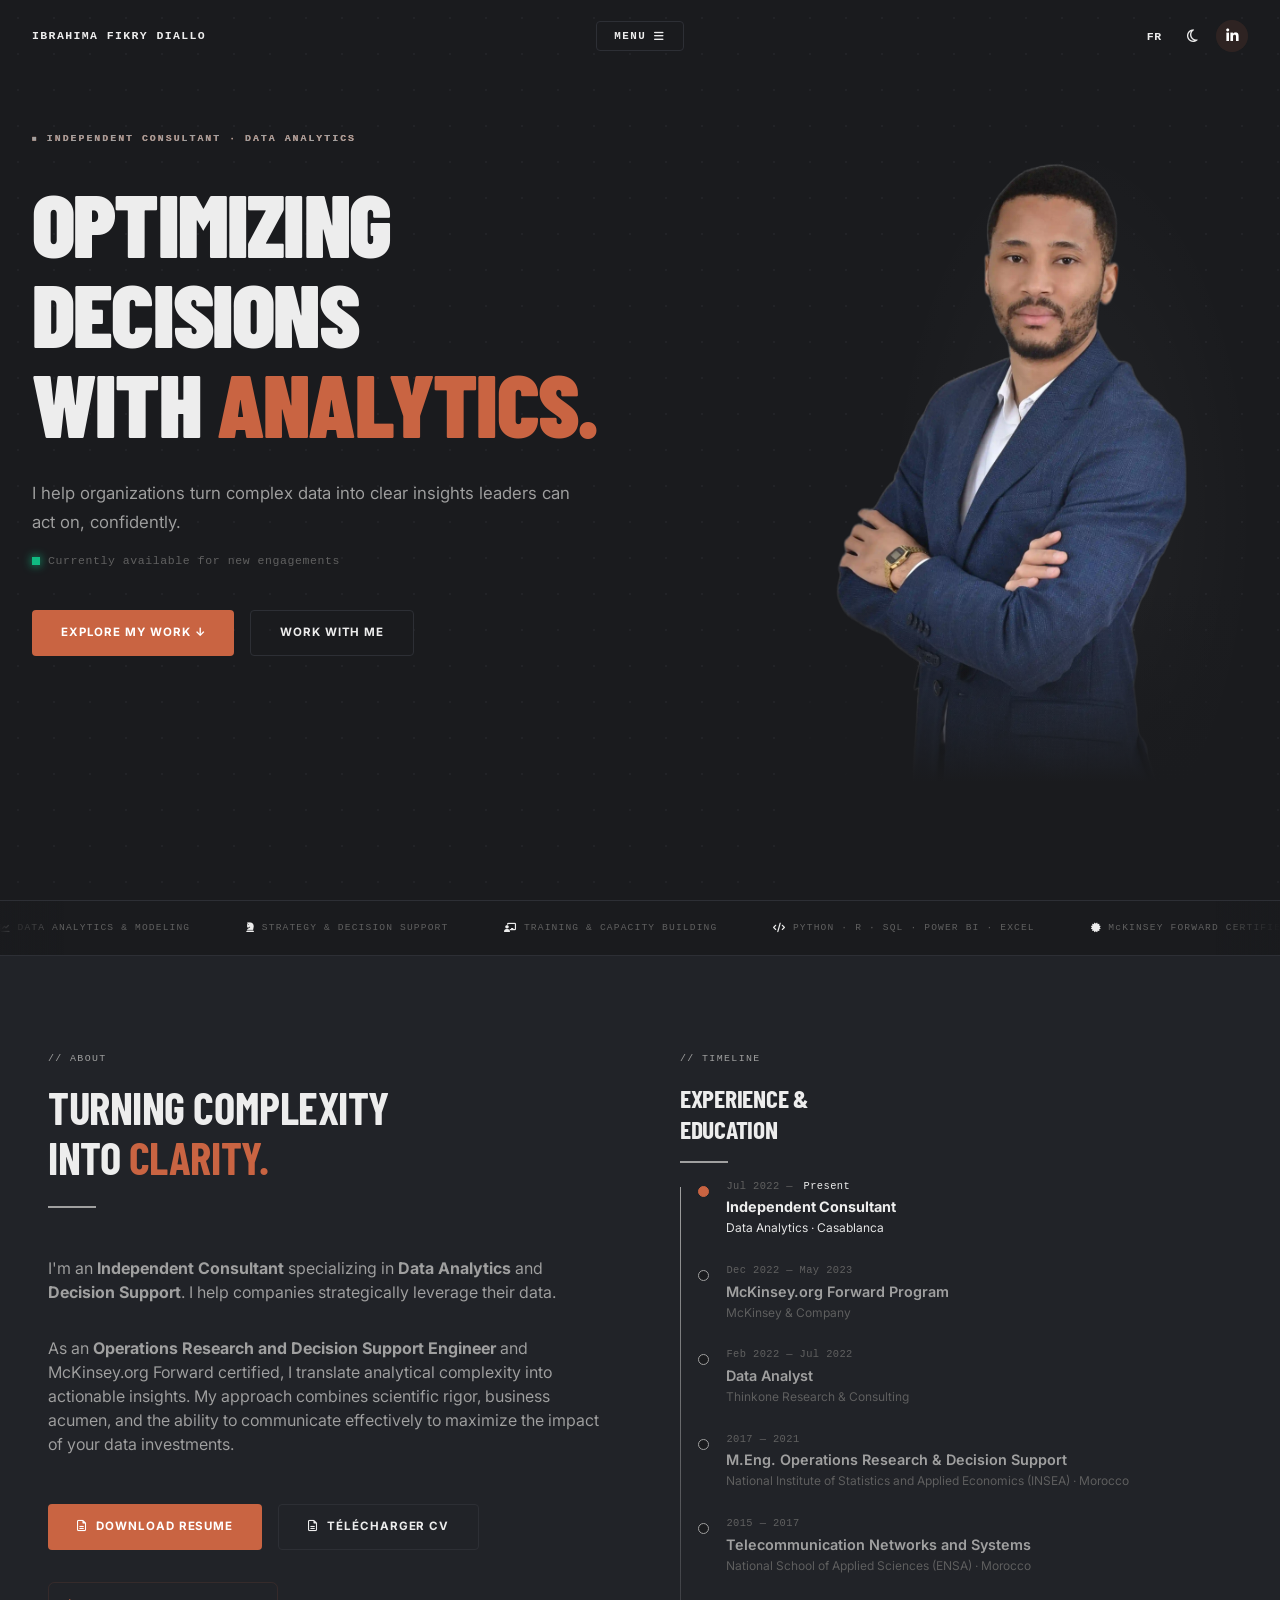
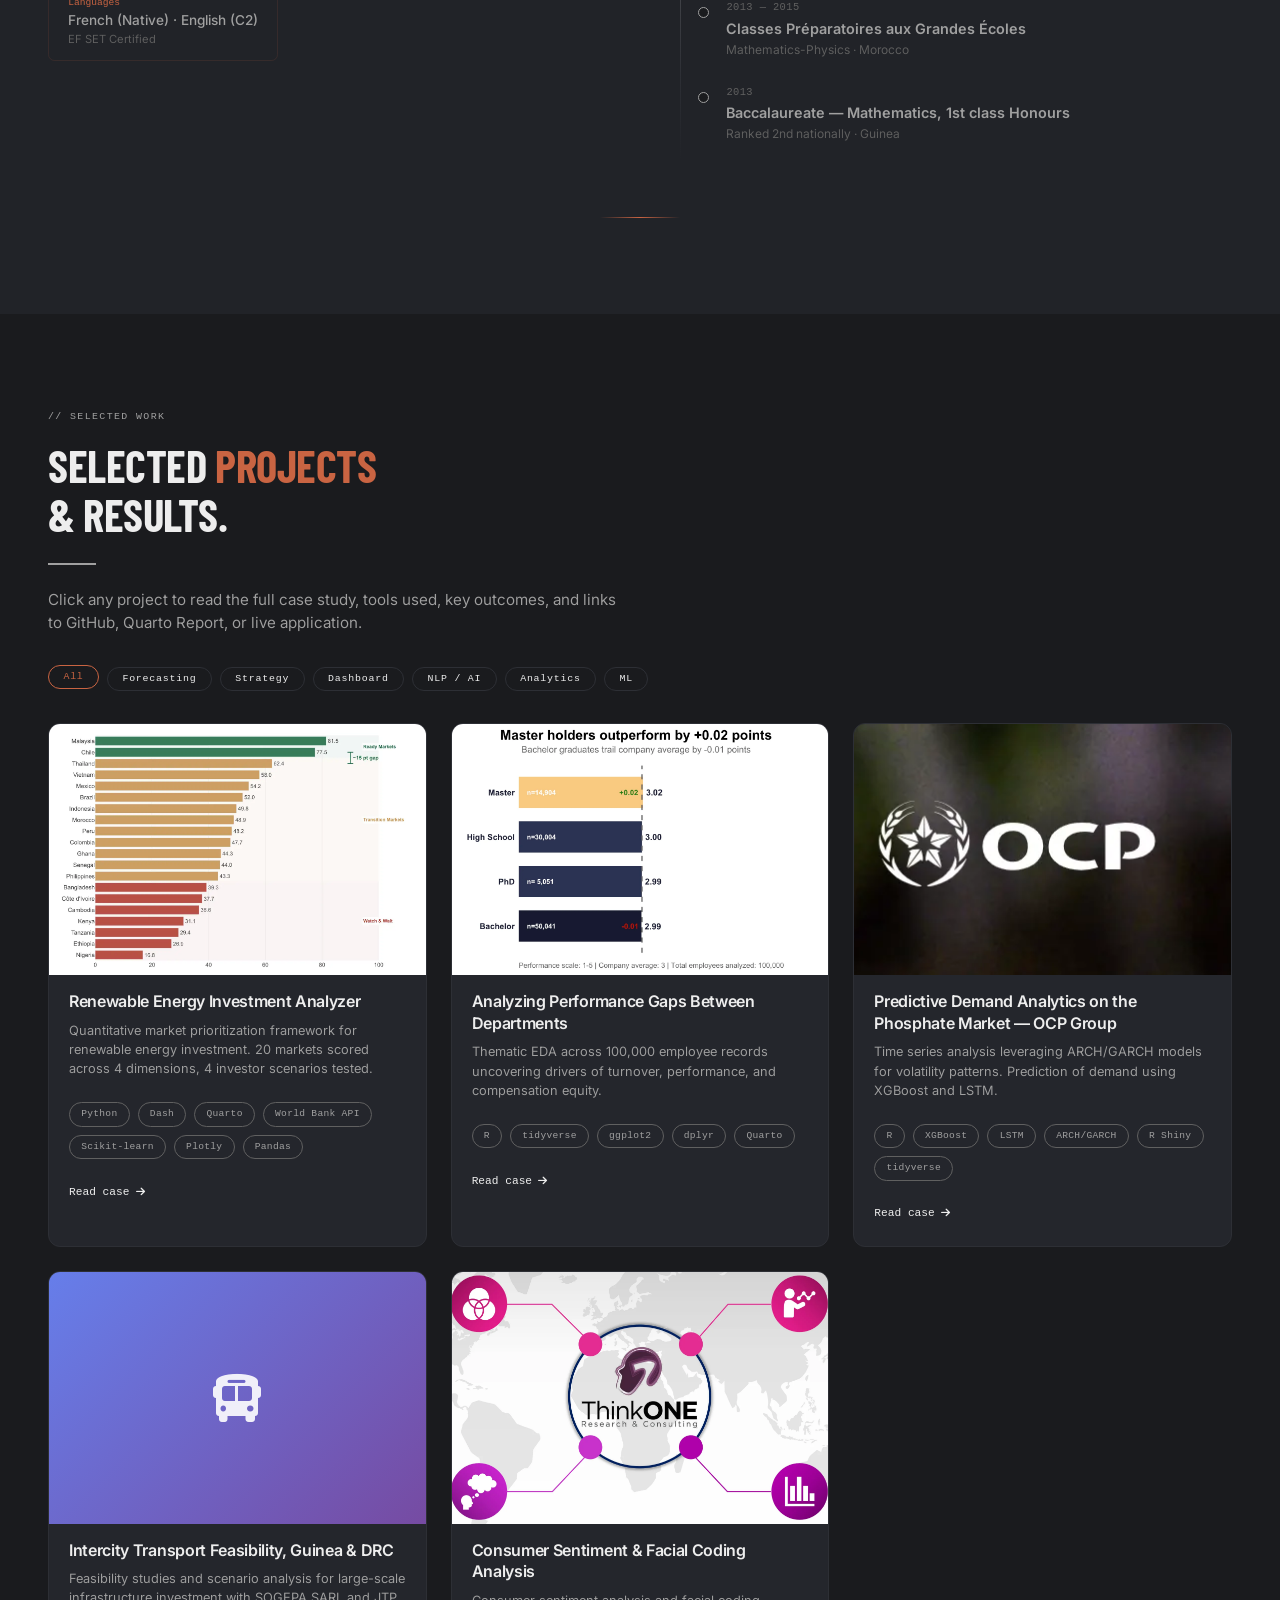
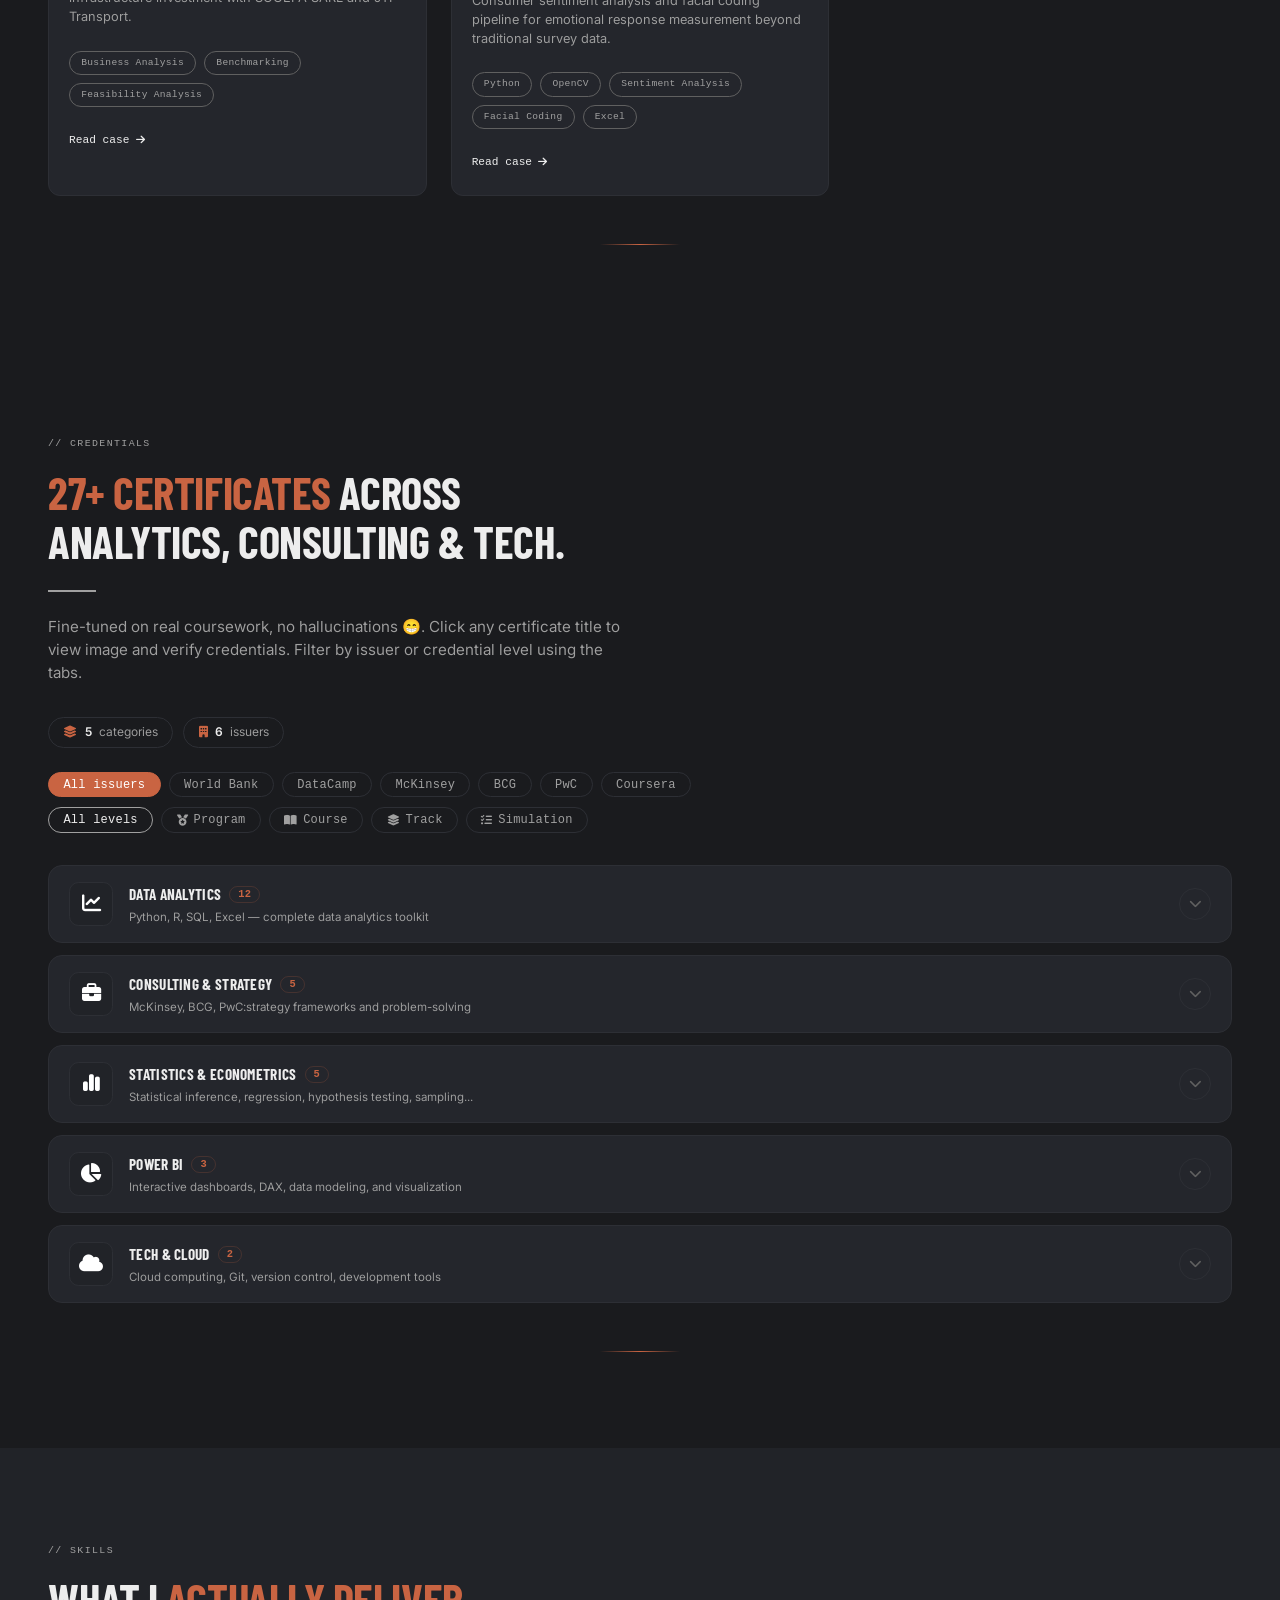
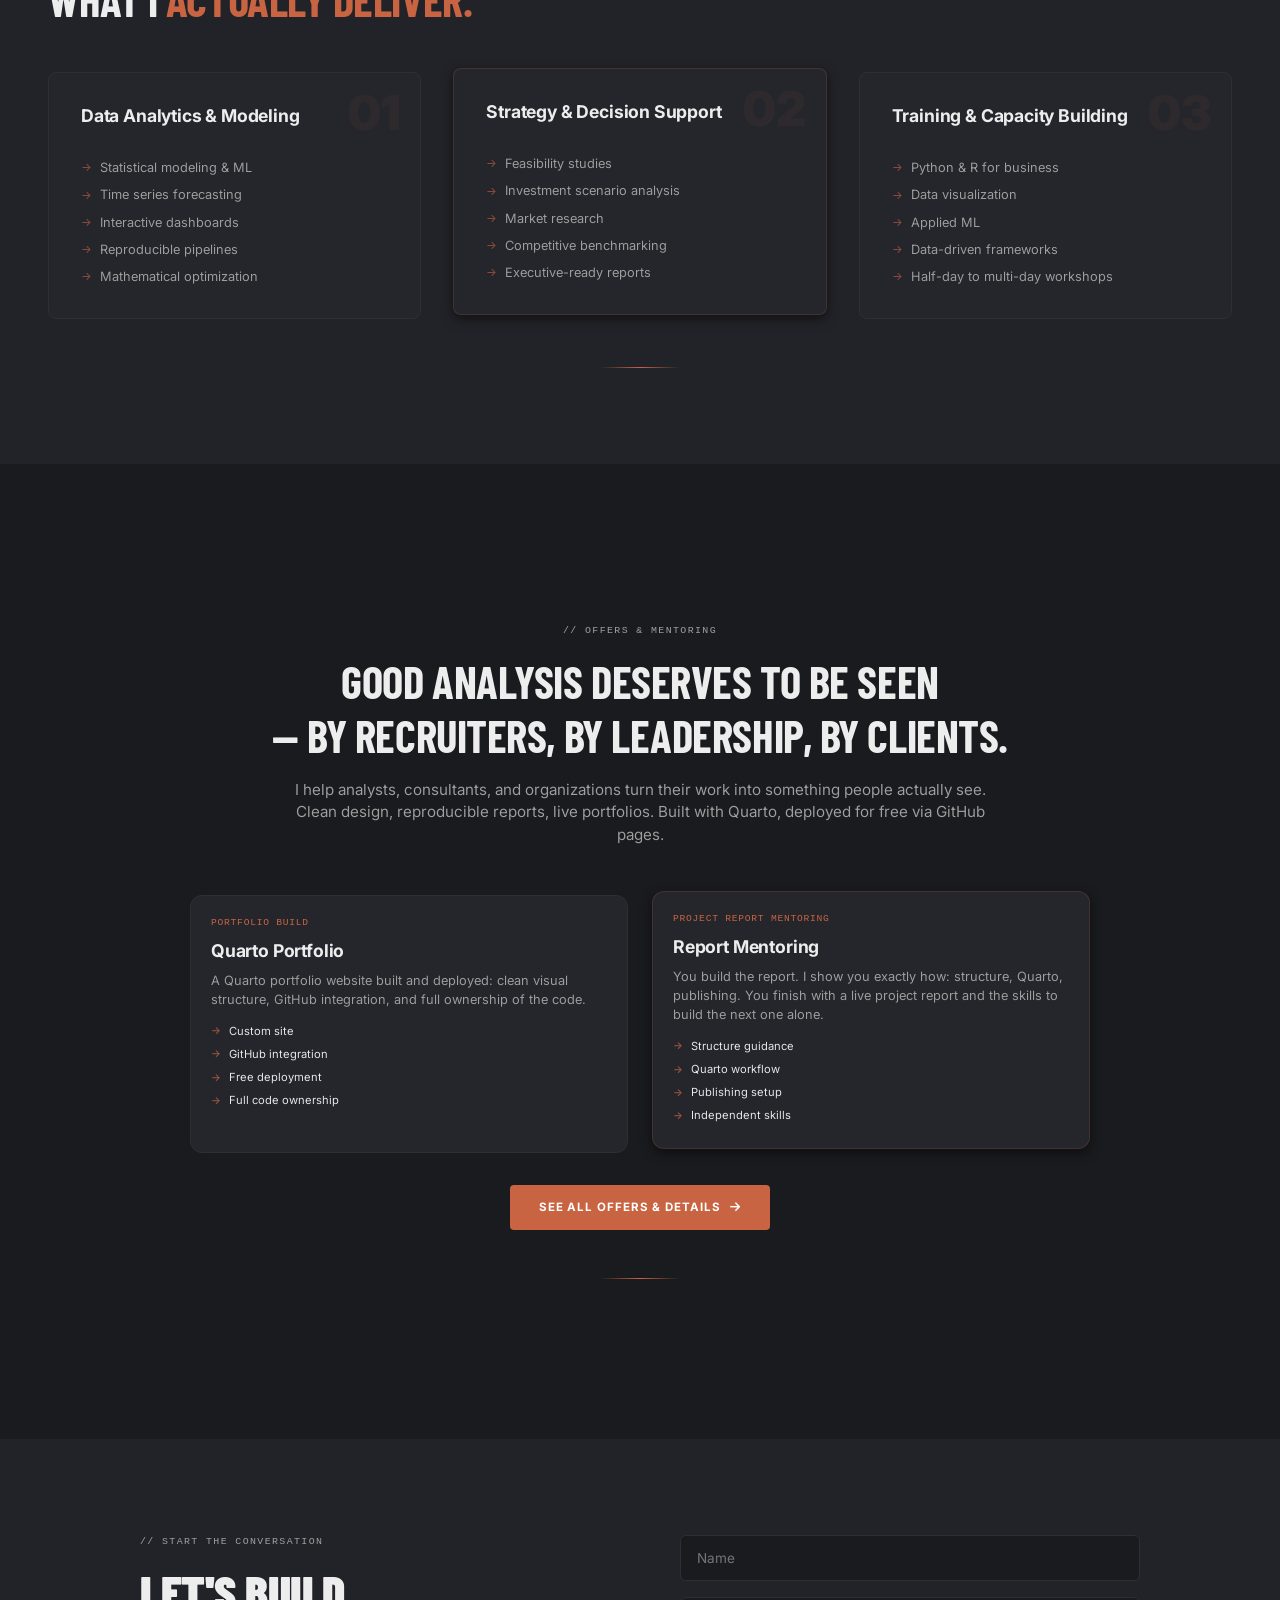
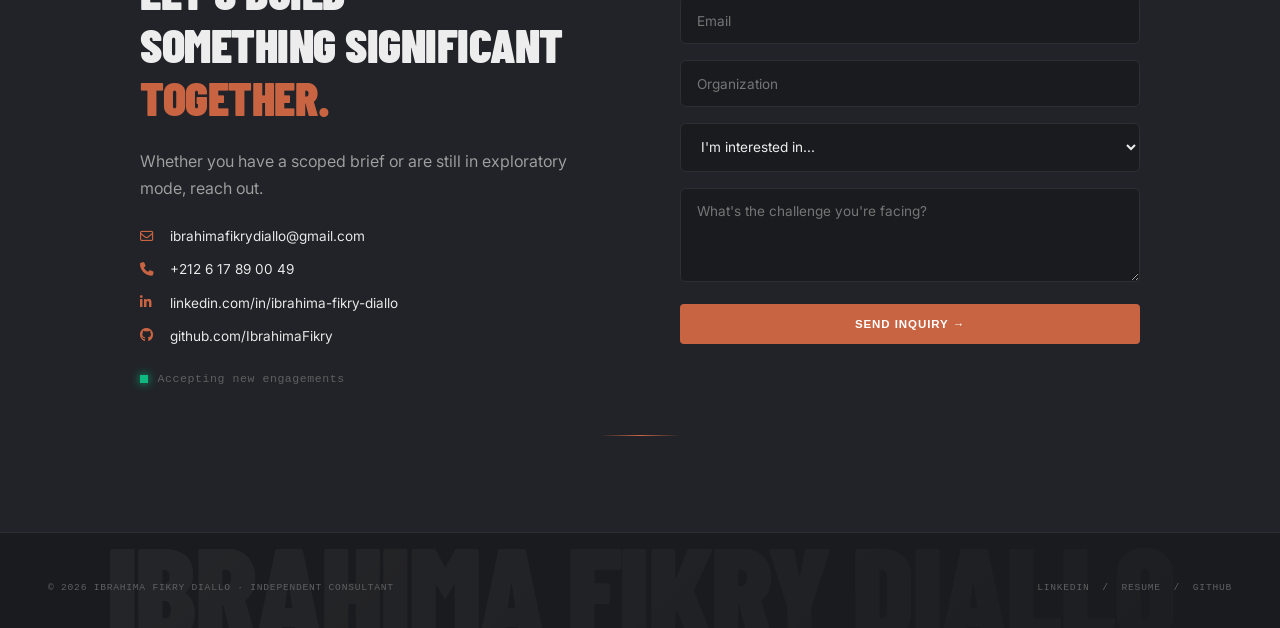
<file: index.html>
<!DOCTYPE html>
<html xmlns="http://www.w3.org/1999/xhtml" lang="en" xml:lang="en"><head>

<meta charset="utf-8">
<meta name="generator" content="quarto-1.9.36">

<meta name="viewport" content="width=device-width, initial-scale=1.0, user-scalable=yes">


<title>Ibrahima Fikry Diallo</title>
<style>
/* Default styles provided by pandoc.
** See https://pandoc.org/MANUAL.html#variables-for-html for config info.
*/
code{white-space: pre-wrap;}
span.smallcaps{font-variant: small-caps;}
div.columns{display: flex; gap: min(4vw, 1.5em);}
div.column{flex: auto; overflow-x: auto;}
div.hanging-indent{margin-left: 1.5em; text-indent: -1.5em;}
ul.task-list{list-style: none;}
ul.task-list li input[type="checkbox"] {
  width: 0.8em;
  margin: 0 0.8em 0.2em -1em; /* quarto-specific, see https://github.com/quarto-dev/quarto-cli/issues/4556 */ 
  vertical-align: middle;
}
.display.math{display: block; text-align: center; margin: 0.5rem auto;}
</style>


<link href="./favicon.ico" rel="icon">
<script src="site_libs/clipboard/clipboard.min.js"></script>
<script src="site_libs/quarto-html/tabby.min.js"></script>
<script src="site_libs/quarto-html/popper.min.js"></script>
<script src="site_libs/quarto-html/tippy.umd.min.js"></script>
<script src="site_libs/quarto-html/anchor.min.js"></script>
<link href="site_libs/quarto-html/tippy.css" rel="stylesheet">
<link href="site_libs/quarto-html/light-border.css" rel="stylesheet">
<link href="site_libs/quarto-html/quarto-html-640605f58ae58ee79329c070719e555b.min.css" rel="stylesheet" append-hash="true" data-mode="light">
<link href="site_libs/quarto-html/quarto-syntax-highlighting-845c23b38eaddc0f92fda52bfe77a8c8.css" rel="stylesheet" id="quarto-text-highlighting-styles">
<!-- Font Awesome -->
<link rel="stylesheet" href="https://cdnjs.cloudflare.com/ajax/libs/font-awesome/6.5.1/css/all.min.css">
<!-- Google Fonts -->
<link href="https://fonts.googleapis.com/css2?family=Inter:opsz,wght@14..32,300;14..32,400;14..32,500;14..32,600;14..32,700&amp;display=swap" rel="stylesheet">
<meta name="viewport" content="width=device-width, initial-scale=1.0, viewport-fit=cover">
<meta name="theme-color" content="#c96442">

<!-- ── Primary Meta ── -->
<meta charset="UTF-8">
<meta name="viewport" content="width=device-width, initial-scale=1.0">
<meta name="description" content="Ibrahima Fikry Diallo — Independent Data Analytics Consultant &amp; Strategist. Specialized in forecasting, EDA, machine learning, and consulting for African markets.">
<meta name="keywords" content="data analytics, consultant, strategy, machine learning, R, Python, West Africa, Guinea, Morocco, forecasting, OCP Group">
<meta name="author" content="Ibrahima Fikry Diallo">
<meta name="robots" content="index, follow">

<!-- ── Open Graph (Facebook, LinkedIn, WhatsApp) ── -->
<meta property="og:type" content="website">
<meta property="og:url" content="https://www.ibrahimafikrydiallo.com">
<meta property="og:title" content="– Ibrahima Fikry Diallo">
<meta property="og:description" content="">
<meta property="og:image" content="https://www.ibrahimafikrydiallo.com/img/og-image.png">
<meta property="og:image:width" content="1200">
<meta property="og:image:height" content="630">
<meta property="og:image:type" content="image/png">
<meta property="og:image:alt" content="Ibrahima Fikry Diallo - Data Analytics Consultant">
<meta property="og:locale" content="en_US">
<meta property="og:site_name" content="Ibrahima Fikry Diallo">

<!-- ── Twitter / X Card ── -->
<meta name="twitter:card" content="summary_large_image">
<meta name="twitter:title" content="– Ibrahima Fikry Diallo">
<meta name="twitter:description" content="">
<meta name="twitter:image" content="https://www.ibrahimafikrydiallo.com/img/og-image.png">
<meta name="twitter:image:alt" content="Ibrahima Fikry Diallo - Data Analytics Consultant">

<!-- ── WhatsApp Specific (Additional) ── -->
<meta property="og:image:secure_url" content="https://www.ibrahimafikrydiallo.com/img/og-image.png">

<!-- ── Canonical ── -->
<link rel="canonical" href="https://www.ibrahimafikrydiallo.com">

<!-- ── Favicon (Important for WhatsApp) ── -->
<link rel="icon" type="image/x-icon" href="https://www.ibrahimafikrydiallo.com/favicon.ico">
<link rel="apple-touch-icon" href="https://www.ibrahimafikrydiallo.com/apple-touch-icon.png">


<!-- ── Structured Data (Google) ── -->
<script type="application/ld+json">
{
  "@context": "https://schema.org",
  "@type": "Person",
  "name": "Ibrahima Fikry Diallo",
  "url": "https://www.ibrahimafikrydiallo.com",
  "jobTitle": "Data Analytics Consultant & Strategist",
  "description": "Independent consultant specializing in data analytics, forecasting, machine learning, and strategy for African markets.",
  "knowsAbout": ["Data Analytics", "Machine Learning", "Forecasting", "R", "Python", "Consulting", "Strategy"],
  "worksFor": {
    "@type": "Organization",
    "name": "Independent"
  },
  "address": {
    "@type": "PostalAddress",
    "addressCountry": "MA"
  },
  "sameAs": [
    "https://linkedin.com/in/ibrahima-fikry-diallo",
    "https://github.com/ibrahimafikry"
  ]
}
</script>

<script>
  // IMMEDIATE THEME APPLICATION - DEFAULT TO DARK MODE
  (function() {
    const savedTheme = localStorage.getItem('theme');
    
    // If user has a saved preference, use it
    if (savedTheme === 'light') {
      document.documentElement.removeAttribute('data-theme');
    } else {
      // Default to dark mode for first-time visitors or if saved theme is dark
      document.documentElement.setAttribute('data-theme', 'dark');
      if (!savedTheme) {
        localStorage.setItem('theme', 'dark');
      }
    }
    
    // Force body background immediately
    const isDark = document.documentElement.getAttribute('data-theme') === 'dark';
    document.body.style.backgroundColor = isDark ? '#1a1b1e' : '#ffffff';
  })();
</script>


<link rel="stylesheet" href="styles.css">
</head>

<body>





<!-- Google Fonts: Barlow Condensed for display headlines. -->
<link rel="preconnect" href="https://fonts.googleapis.com">
<link rel="preconnect" href="https://fonts.gstatic.com" crossorigin="">
<link href="https://fonts.googleapis.com/css2?family=Barlow+Condensed:wght@700;900&amp;display=swap" rel="stylesheet">

<!-- Font Awesome 6 (free) -->
<link rel="stylesheet" href="https://cdnjs.cloudflare.com/ajax/libs/font-awesome/6.5.1/css/all.min.css">

<!-- Main JavaScript (deferred for performance) -->
<script src="js/translations.js" defer=""></script>
<script src="js/main.js" defer=""></script>
<script src="js/projects-data.js" defer=""></script>
<script src="js/certificates-data.js" defer=""></script>

<!-- PROGRESS BAR -->
<div id="prog"></div>
<button id="btt" aria-label="Back to top"><i class="fa-solid fa-arrow-up"></i></button>

<!-- NAVIGATION — 3-column: logo | MENU | CTA -->
<nav id="site-nav">
  <a href="#" class="nav-logo">IBRAHIMA FIKRY DIALLO</a>

  <button id="hamburger" onclick="toggleMenu()" class="nav-menu-btn" aria-label="Menu" aria-expanded="false">
    MENU <i class="fa-solid fa-bars" aria-hidden="true"></i>
  </button>

  <div class="nav-right">
    <button id="lang-toggle" onclick="toggleLang()" class="theme-toggle" aria-label="Switch language" style="font-family:var(--ff-mono,monospace);font-size:0.72rem;font-weight:700;letter-spacing:0.05em;">
      <span id="lang-toggle-text">FR</span>
    </button>
    <button id="theme-toggle" onclick="toggleTheme()" class="theme-toggle" aria-label="Toggle theme">
      <i class="fa-regular fa-sun" id="theme-icon"></i>
    </button>
    <a href="https://linkedin.com/in/ibrahima-fikry-diallo" target="_blank" class="nav-icon-linkedin" aria-label="LinkedIn">
      <i class="fa-brands fa-linkedin-in"></i>
    </a>
  </div>
</nav>

<!-- Backdrop + Drawer -->
<div class="nav-backdrop" id="nav-backdrop" onclick="toggleMenu()"></div>
<div class="nav-drawer" id="nav-drawer">
  <a href="#about" onclick="toggleMenu()" data-i18n="nav.about">ABOUT</a>
  <a href="#work" onclick="toggleMenu()" data-i18n="nav.work">WORK</a>
  <a href="#certifications" onclick="toggleMenu()" data-i18n="nav.certifications">CERTIFICATIONS</a>
  <a href="#services" onclick="toggleMenu()" data-i18n="nav.services">SERVICES</a>
  <a href="#offers" onclick="toggleMenu()" data-i18n="nav.offers">OFFERS</a>
  <a href="#contact" onclick="toggleMenu()" data-i18n="nav.contact">CONNECT</a>
  <div class="drawer-social">
    <a href="https://linkedin.com/in/ibrahima-fikry-diallo" target="_blank" rel="noopener" aria-label="LinkedIn"><i class="fa-brands fa-linkedin-in"></i></a>
    <a href="https://github.com/IbrahimaFikry" target="_blank" rel="noopener" aria-label="GitHub"><i class="fa-brands fa-github"></i></a>
    <a href="mailto:ibrahimafikrydiallo@gmail.com" aria-label="Email"><i class="fa-regular fa-envelope"></i></a>
  </div>
</div>

<!-- ═══════════════════════════════════════════════ HERO -->
<section class="hero" id="home">
  <div class="hero-container">
    <!-- Left: Text -->
    <div class="hero-text">
      <div class="hero-badge" data-i18n="hero.badge">INDEPENDENT CONSULTANT · DATA ANALYTICS</div>
      <h1 class="hero-headline" data-i18n="hero.headline">
        Optimizing<br>
        decisions<br>
        with <span class="hero-accent">Analytics.</span>
      </h1>
      <p class="hero-desc" data-i18n="hero.desc">I help organizations turn complex data into clear insights leaders can act on, confidently.</p>
      <div class="hero-status">
        <span class="status-square"></span>
        <span class="status-text" data-i18n="hero.status">Currently available for new engagements</span>
      </div>
      <div class="hero-cta">
        <a href="#work" class="btn-primary" data-i18n="hero.cta-primary">EXPLORE MY WORK ↓</a>
        <a href="#contact" class="btn-secondary" data-i18n="hero.cta-secondary">WORK WITH ME</a>
      </div>
    </div>

    <!-- Right: Photo -->
    <div class="hero-visual"></div>
  </div>
</section>

<!-- ═══════════════════════════════════════════════ TRUST BAR -->
<div class="trust-bar">
  <div class="trust-track">
    <div class="trust-item"><i class="fa-solid fa-chart-line"></i> <span data-i18n="trust.analytics">DATA ANALYTICS &amp; MODELING</span></div>
    <div class="trust-item"><i class="fa-solid fa-chess-knight"></i> <span data-i18n="trust.strategy">STRATEGY &amp; DECISION SUPPORT</span></div>
    <div class="trust-item"><i class="fa-solid fa-chalkboard-user"></i> <span data-i18n="trust.training">TRAINING &amp; CAPACITY BUILDING</span></div>
    <div class="trust-item"><i class="fa-solid fa-code"></i> <span data-i18n="trust.stack">PYTHON · R · SQL · POWER BI · EXCEL</span></div>
    <div class="trust-item"><i class="fa-solid fa-certificate"></i> <span data-i18n="trust.mckinsey">McKINSEY FORWARD CERTIFIED</span></div>
    <div class="trust-item"><i class="fa-solid fa-layer-group"></i> <span data-i18n="trust.models">XGBoost · LSTM · ARCH/GARCH</span></div>
    <!-- duplicate for seamless loop -->
    <div class="trust-item"><i class="fa-solid fa-chart-line"></i> <span data-i18n="trust.analytics">DATA ANALYTICS &amp; MODELING</span></div>
    <div class="trust-item"><i class="fa-solid fa-chess-knight"></i> <span data-i18n="trust.strategy">STRATEGY &amp; DECISION SUPPORT</span></div>
    <div class="trust-item"><i class="fa-solid fa-chalkboard-user"></i> <span data-i18n="trust.training">TRAINING &amp; CAPACITY BUILDING</span></div>
    <div class="trust-item"><i class="fa-solid fa-code"></i> <span data-i18n="trust.stack">PYTHON · R · SQL · POWER BI · EXCEL</span></div>
    <div class="trust-item"><i class="fa-solid fa-certificate"></i> <span data-i18n="trust.mckinsey">McKINSEY FORWARD CERTIFIED</span></div>
    <div class="trust-item"><i class="fa-solid fa-layer-group"></i> <span data-i18n="trust.models">XGBoost · LSTM · ARCH/GARCH</span></div>
  </div>
</div>



<!-- ═══════════════════════════════════════════════ ABOUT -->
<section id="about">
  <div class="c">
    <div class="about-grid">
      <div class="reveal">
        <div class="sec-label" data-i18n="about.label">// ABOUT</div>
        <h2 class="sec-ttl anchored" data-i18n="about.title">Turning complexity<br>into <span class="accent-text">clarity.</span></h2>
        <div class="divider"></div>
        <p style="margin-bottom:2rem;margin-top:3rem;color:var(--text-dim);" data-i18n="about.p1">I'm an <strong>Independent Consultant</strong> specializing in <strong>Data Analytics</strong> and <strong>Decision Support</strong>. I help companies strategically leverage their data.</p>
        <p style="margin-bottom:3rem;color:var(--text-dim);" data-i18n="about.p2">As an <strong>Operations Research and Decision Support Engineer</strong> and McKinsey.org Forward certified, I translate analytical complexity into actionable insights. My approach combines scientific rigor, business acumen, and the ability to communicate effectively to maximize the impact of your data investments.</p>
        <div class="hero-cta" style="justify-content:flex-start;">
          <a href="files/CV_Ibrahima_Fikry_Diallo.pdf" class="btn-primary" target="_blank"><i class="fa-regular fa-file-lines"></i> <span data-i18n="about.cv-en">Download Resume</span></a>
          <a href="files/CV_Ibrahima_Fikry_Diallo_FR.pdf" class="btn-secondary" target="_blank"><i class="fa-regular fa-file-lines"></i> <span data-i18n="about.cv-fr">Télécharger CV</span></a>
        </div>
        <div class="about-badges" style="margin-top:2rem;">
          <div class="about-badge">
            <div class="about-badge-label" data-i18n="about.languages-label">Languages</div>
            <div class="about-badge-title" data-i18n="about.languages-title">French (Native) · English (C2)</div>
            <div class="about-badge-meta" data-i18n="about.languages-meta">EF SET Certified</div>
          </div>
        </div>
      </div>

      <div class="reveal">
        <div class="sec-label" data-i18n="timeline.label">// TIMELINE</div>
        <h3 style="font-family:var(--ff-display);font-size:1.6rem;font-weight:700;margin-bottom:1rem;text-transform:uppercase;letter-spacing:-0.01em; color:var(--text-dim2);" data-i18n="timeline.title" class="anchored">Experience &amp; <br>Education</h3>
        <div class="divider" style="margin:1rem 0;"></div>
        <div class="timeline">
          <div class="timeline-item">
            <span class="timeline-date">Jul 2022 — </span>
            <div class="timeline-role" style="color:var(--text-dim2);" data-i18n="timeline.role1">Independent Consultant</div>
            <div class="timeline-org" style="color:var(--text-dim2);" data-i18n="timeline.org1">Data Analytics · Casablanca</div>
          </div>
          <div class="timeline-item">
            <span class="timeline-date">Dec 2022 — May 2023</span>
            <div class="timeline-role" data-i18n="timeline.role2">McKinsey.org Forward Program</div>
            <div class="timeline-org" data-i18n="timeline.org2">McKinsey &amp; Company</div>
          </div>
          <div class="timeline-item">
            <span class="timeline-date">Feb 2022 — Jul 2022</span>
            <div class="timeline-role" data-i18n="timeline.role3">Data Analyst</div>
            <div class="timeline-org" data-i18n="timeline.org3">Thinkone Research &amp; Consulting</div>
          </div>
          <div class="timeline-item">
            <span class="timeline-date">2017 — 2021</span>
            <div class="timeline-role" data-i18n="timeline.role4">M.Eng. Operations Research &amp; Decision Support</div>
            <div class="timeline-org" data-i18n="timeline.org4">National Institute of Statistics and Applied Economics (INSEA) · Morocco</div>
          </div>
          <div class="timeline-item">
            <span class="timeline-date">2015 — 2017</span>
            <div class="timeline-role" data-i18n="timeline.role5">Telecommunication Networks and Systems</div>
            <div class="timeline-org" data-i18n="timeline.org5">National School of Applied Sciences (ENSA) · Morocco</div>
          </div>
          <div class="timeline-item">
            <span class="timeline-date">2013 — 2015</span>
            <div class="timeline-role" data-i18n="timeline.role6">Classes Préparatoires aux Grandes Écoles</div>
            <div class="timeline-org" data-i18n="timeline.org6">Mathematics-Physics · Morocco</div>
          </div>
          <div class="timeline-item">
            <span class="timeline-date">2013</span>
            <div class="timeline-role" data-i18n="timeline.role7">Baccalaureate — Mathematics, 1st class Honours</div>
            <div class="timeline-org" data-i18n="timeline.org7">Ranked 2nd nationally · Guinea</div>
          </div>
        </div>
      </div>
    </div>
  </div>
</section>

<!-- ═══════════════════════════════════════════════ WORK -->
<section id="work">
  <div class="c">
    <div class="work-header reveal">
      <div class="sec-label" data-i18n="work.label">// SELECTED WORK</div>
      <h2 class="sec-ttl anchored" data-i18n="work.title">Selected <span class="accent-text">projects</span><br>&amp; results.</h2>
      <div class="divider"></div>
      <p class="sec-sub" data-i18n="work.sub">Click any project to read the full case study, tools used, key outcomes, and links to GitHub or live application.</p>
    </div>

    <div class="filter-bar reveal">
      <button class="fb active" data-filter="all" data-i18n="work.filter-all">All</button>
      <button class="fb" data-filter="forecasting" data-i18n="work.filter-forecasting">Forecasting</button>
      <button class="fb" data-filter="strategy" data-i18n="work.filter-strategy">Strategy</button>
      <button class="fb" data-filter="dashboard" data-i18n="work.filter-dashboard">Dashboard</button>
      <button class="fb" data-filter="nlp" data-i18n="work.filter-nlp">NLP / AI</button>
      <button class="fb" data-filter="analytics" data-i18n="work.filter-analytics">Analytics</button>
      <button class="fb" data-filter="ml" data-i18n="work.filter-ml">ML</button>
    </div>

    <div class="work-grid reveal" id="portfolio-grid">
  
  <!-- Project 1 - Renewable Energy Investment Analyzer -->
  <div class="work-card" data-cat="dashboard" data-pid="0">
    <div class="work-card-image">
      <img src="img/projects/renewable-energy.webp" alt="Renewable Energy Investment Analyzer" loading="lazy">
    </div>
    <div class="work-card-content">
      <h3 class="work-title anchored" data-i18n="work.p0-title">Renewable Energy Investment Analyzer</h3>
      <p class="work-desc" data-i18n="work.p0-desc">Quantitative market prioritization framework for renewable energy investment. 20 markets scored across 4 dimensions, 4 investor scenarios tested.</p>
      <div class="work-tools">
        <span class="work-tool">Python</span>
        <span class="work-tool">Dash</span>
        <span class="work-tool">Quarto</span>
        <span class="work-tool">World Bank API</span>
        <span class="work-tool">Scikit-learn</span>
        <span class="work-tool">Plotly</span>
        <span class="work-tool">Pandas</span>
      </div>
      <div class="work-hover"><span data-i18n="work.read-case">Read case</span> <i class="fa-solid fa-arrow-right"></i></div>
    </div>
  </div>

  <!-- Project 2 - Analyzing Performance Gaps Between Departments -->
  <div class="work-card" data-cat="analytics" data-pid="1">
    <div class="work-card-image">
      <img src="img/projects/hr-analytics.webp" alt="Analyzing Performance Gaps Between Departments" loading="lazy">
    </div>
    <div class="work-card-content">
      <h3 class="work-title anchored" data-i18n="work.p1-title">Analyzing Performance Gaps Between Departments</h3>
      <p class="work-desc" data-i18n="work.p1-desc">Thematic EDA across 100,000 employee records uncovering drivers of turnover, performance, and compensation equity.</p>
      <div class="work-tools">
        <span class="work-tool">R</span>
        <span class="work-tool">tidyverse</span>
        <span class="work-tool">ggplot2</span>
        <span class="work-tool">dplyr</span>
        <span class="work-tool">Quarto</span>
      </div>
      <div class="work-hover"><span data-i18n="work.read-case">Read case</span> <i class="fa-solid fa-arrow-right"></i></div>
    </div>
  </div>

  <!-- Project 3 - Predictive Demand Analytics — OCP Group -->
  <div class="work-card" data-cat="forecasting" data-pid="2">
    <div class="work-card-image">
      <img src="img/projects/ocp-forecast.webp" alt="Predictive Demand Analytics — OCP Group" loading="lazy">
    </div>
    <div class="work-card-content">
      <h3 class="work-title anchored" data-i18n="work.p2-title">Predictive Demand Analytics — OCP Group</h3>
      <p class="work-desc" data-i18n="work.p2-desc">Time series analysis leveraging ARCH/GARCH models for volatility patterns. 97–99% accuracy using XGBoost and LSTM across 14 market variables.</p>
      <div class="work-tools">
        <span class="work-tool">R</span>
        <span class="work-tool">XGBoost</span>
        <span class="work-tool">LSTM</span>
        <span class="work-tool">ARCH/GARCH</span>
        <span class="work-tool">R Shiny</span>
        <span class="work-tool">tidyverse</span>
      </div>
      <div class="work-hover"><span data-i18n="work.read-case">Read case</span> <i class="fa-solid fa-arrow-right"></i></div>
    </div>
  </div>

  <!-- Project 4 - Intercity Transport Feasibility, Guinea & DRC -->
  <div class="work-card" data-cat="strategy" data-pid="3">
    <div class="work-card-image">
      <div class="placeholder gradient-strategy">
        <i class="fa-solid fa-bus"></i>
      </div>
    </div>
    <div class="work-card-content">
      <h3 class="work-title anchored" data-i18n="work.p3-title">Intercity Transport Feasibility, Guinea &amp; DRC</h3>
      <p class="work-desc" data-i18n="work.p3-desc">Cross-border feasibility and scenario analysis for large-scale infrastructure investment with SOGEPA SARL and JTP Transport.</p>
      <div class="work-tools">
        <span class="work-tool">Business Analysis</span>
        <span class="work-tool">Benchmarking</span>
        <span class="work-tool">Feasibility Analysis</span>
      </div>
      <div class="work-hover"><span data-i18n="work.read-case">Read case</span> <i class="fa-solid fa-arrow-right"></i></div>
    </div>
  </div>

  <!-- Project 5 - Consumer Sentiment & Facial Coding Analysis -->
  <div class="work-card" data-cat="nlp" data-pid="4">
    <div class="work-card-image">
      <img src="img/projects/sentiment-analysis.webp" alt="Consumer Sentiment &amp; Facial Coding Analysis" loading="lazy">
    </div>
    <div class="work-card-content">
      <h3 class="work-title anchored" data-i18n="work.p4-title">Consumer Sentiment &amp; Facial Coding Analysis</h3>
      <p class="work-desc" data-i18n="work.p4-desc">Consumer sentiment analysis and facial coding pipeline for emotional response measurement beyond traditional survey data.</p>
      <div class="work-tools">
        <span class="work-tool">Python</span>
        <span class="work-tool">OpenCV</span>
        <span class="work-tool">Sentiment Analysis</span>
        <span class="work-tool">Facial Coding</span>
        <span class="work-tool">Excel</span>
      </div>
      <div class="work-hover"><span data-i18n="work.read-case">Read case</span> <i class="fa-solid fa-arrow-right"></i></div>
    </div>
  </div>

</div>
  </div>
</section>

<!-- PROJECT MODAL -->
<div class="modal-overlay" id="proj-overlay">
  <div class="case-modal">
    <button class="modal-close" id="pm-close">×</button>
    <div class="case-content" id="case-content"></div>
  </div>
</div>



<!-- ══════════════════════════════════════════ CERTIFICATIONS. -->
<section id="certifications">
  <div class="c">

    <!-- Header -->
    <div class="work-header reveal">
      <div class="sec-label" data-i18n="cert.label">// CREDENTIALS</div>
      <h2 class="sec-ttl anchored">
        <span class="accent-text" id="cert-count">24+ certificates</span> <span data-i18n="cert.title-suffix">across<br>
        analytics, consulting &amp; tech.</span>
      </h2>
      <div class="divider"></div>
      <p class="sec-sub" data-i18n="cert.sub">
        Fine-tuned on real coursework, no hallucinations 😁. 
        Click any certificate title to view image and verify credentials. Filter by issuer or credential level using the tabs.
      </p>
    </div>

    <!-- Stats Bar -->
    <div class="cert-stats-bar reveal" id="cert-stats">
      <!-- Populated by certificates.js → renderStatsBar() -->
    </div>

    <!-- Row 1: Issuer Filter Tabs -->
    <div class="cert-filter-tabs reveal" id="cert-filters">
      <!-- Populated by certificates.js → renderIssuerTabs() -->
    </div>

    <!-- Row 2: Credential Level Filter Tabs -->
    <div class="cert-level-filter-tabs reveal" id="cert-level-filters">
      <!-- Populated by certificates.js → renderLevelTabs() -->
    </div>

    <!-- Expandable Category Accordion -->
    <div class="cert-categories reveal" id="cert-categories">
      <!-- Populated by certificates.js → renderCategories() -->
      <div class="skeleton-loader" style="height:72px;border-radius:0.875rem;margin-bottom:0.75rem;"></div>
      <div class="skeleton-loader" style="height:72px;border-radius:0.875rem;margin-bottom:0.75rem;"></div>
      <div class="skeleton-loader" style="height:72px;border-radius:0.875rem;"></div>
    </div>

  </div>
</section>

<!-- ══════════════════════════════════════════ CERT MODAL -->
<div class="modal-overlay" id="cert-overlay" role="dialog" aria-modal="true" aria-labelledby="cert-modal-heading">
  <div class="cert-modal-panel">
    <button class="cert-modal-close" id="cm-close" aria-label="Close certificate details">×</button>
    <div id="cert-content">
      <!-- Populated by certificates.js → openCertModal() -->
    </div>
  </div>
</div>



<!-- ═══════════════════════════════════════════════ SERVICES -->
<section id="services">
  <div class="c">
    <div class="reveal">
      <div class="sec-label" data-i18n="services.label">// SKILLS</div>
      <p class="sec-ttl" style="margin-bottom: 3rem;" data-i18n="services.title">What I <span class="accent-text">actually deliver.</span></p>
    </div>
    
    <div class="service-list reveal">
  <!-- Service 1 -->
  <div class="service-card">
    <div class="phi-num" style="margin-bottom: 1rem;">01</div>
    <h3 data-i18n="services.s1-title" class="anchored">Data Analytics &amp; Modeling</h3>
    <div class="service-features">
      <span data-i18n="services.s1-f1">Statistical modeling &amp; ML</span>
      <span data-i18n="services.s1-f2">Time series forecasting</span>
      <span data-i18n="services.s1-f3">Interactive dashboards</span>
      <span data-i18n="services.s1-f4">Reproducible pipelines</span>
      <span data-i18n="services.s1-f5">Mathematical optimization</span>
    </div>
  </div>

  <!-- Service 2 -->
  <div class="service-card">
    <div class="phi-num" style="margin-bottom: 1rem;">02</div>
    <h3 data-i18n="services.s2-title" class="anchored">Strategy &amp; Decision Support</h3>
    <div class="service-features">
      <span data-i18n="services.s2-f1">Feasibility studies</span>
      <span data-i18n="services.s2-f2">Investment scenario analysis</span>
      <span data-i18n="services.s2-f3">Market research</span>
      <span data-i18n="services.s2-f4">Competitive benchmarking</span>
      <span data-i18n="services.s2-f5">Executive-ready reports</span>
    </div>
  </div>

  <!-- Service 3 -->
  <div class="service-card">
    <div class="phi-num" style="margin-bottom: 1rem;">03</div>
    <h3 data-i18n="services.s3-title" class="anchored">Training &amp; Capacity Building</h3>
    <div class="service-features">
      <span data-i18n="services.s3-f1">Python &amp; R for business</span>
      <span data-i18n="services.s3-f2">Data visualization</span>
      <span data-i18n="services.s3-f3">Applied ML</span>
      <span data-i18n="services.s3-f4">Data-driven frameworks</span>
      <span data-i18n="services.s3-f5">Half-day to multi-day workshops</span>
    </div>
  </div>
</div>
  </div>
</section>



<!-- ═══════════════════════════════════════════════ OFFERS -->

<section id="offers">
  <div class="c">
    <div class="offer-container reveal">
      <div class="offer-intro">
        <div class="sec-label" style="justify-content:center;" data-i18n="offers.label">// OFFERS &amp; MENTORING</div>
        <h2 class="offer-ttl anchored" data-i18n="offers.title">Good analysis deserves to be seen<br><span class="offer-ttl">— by recruiters, by leadership, by clients.</span></h2>
        <p class="sec-sub" style="max-width:700px;margin:1rem auto 0;" data-i18n="offers.sub">I help analysts, consultants, and organizations turn their work into something people actually see. Clean design, reproducible reports, live portfolios — built with Quarto, deployed for free.</p>
      </div>
      
      <div class="offer-grid two-offers">
        <div class="offer-card">
          <div class="offer-duration" data-i18n="offers.o1-tag">PORTFOLIO BUILD</div>
          <h3 data-i18n="offers.o1-title" class="anchored">Quarto Portfolio</h3>
          <p data-i18n="offers.o1-desc">A Quarto portfolio website built and deployed: clean visual structure, GitHub integration, and full ownership of the code.</p>
          <div class="offer-features">
            <span data-i18n="offers.o1-f1">Custom site</span>
            <span data-i18n="offers.o1-f2">GitHub integration</span>
            <span data-i18n="offers.o1-f3">Free deployment</span>
            <span data-i18n="offers.o1-f4">Full code ownership</span>
          </div>
        </div>

        <div class="offer-card">
          <div class="offer-duration" data-i18n="offers.o2-tag">PROJECT REPORT MENTORING</div>
          <h3 data-i18n="offers.o2-title" class="anchored">Report Mentoring</h3>
          <p data-i18n="offers.o2-desc">You build the report. I show you exactly how: structure, Quarto, publishing. You finish with a live project report and the skills to build the next one alone.</p>
          <div class="offer-features">
            <span data-i18n="offers.o2-f1">Structure guidance</span>
            <span data-i18n="offers.o2-f2">Quarto workflow</span>
            <span data-i18n="offers.o2-f3">Publishing setup</span>
            <span data-i18n="offers.o2-f4">Independent skills</span>
          </div>
        </div>
      </div>

      <div class="work-cta reveal" style="margin-top:2rem; text-align: center; display: flex; justify-content: center;">
        <a href="offers/index.html" target="_blank" class="btn-primary">
          <span data-i18n="offers.see-all">See all offers &amp; details</span> <i class="fa-solid fa-arrow-right"></i>
        </a>
      </div>
    </div>
  </div>
</section>


<!-- ═══════════════════════════════════════════════ CONTACT. -->
<section id="contact">
  <div class="c">
    <div class="contact-container reveal">
      <div class="contact-content">
        <div class="sec-label" data-i18n="contact.label">// START THE CONVERSATION</div>
        <h2 class="contact-ttl anchored" data-i18n="contact.title">Let's build<br>something significant<br><span class="accent-text">together.</span></h2>
        <p class="contact-desc" data-i18n="contact.desc">Whether you have a scoped brief or are still in exploratory mode, reach out.</p>
        <div class="contact-info">
          <a href="mailto:ibrahimafikrydiallo@gmail.com"><i class="fa-regular fa-envelope"></i> ibrahimafikrydiallo@gmail.com</a>
          <a href="tel:+212617890049"><i class="fa-solid fa-phone"></i> +212 6 17 89 00 49</a>
          <a href="https://linkedin.com/in/ibrahima-fikry-diallo" target="_blank" rel="noopener noreferrer"><i class="fa-brands fa-linkedin-in"></i> linkedin.com/in/ibrahima-fikry-diallo</a>
          <a href="https://github.com/IbrahimaFikry" target="_blank" rel="noopener noreferrer"><i class="fa-brands fa-github"></i> github.com/IbrahimaFikry</a>
        </div>
        <div class="avail">
          <span class="status-square" style="background:#10b981;"></span>
          <span style="font-family:var(--ff-mono);font-size:0.72rem;color:var(--text-mute);letter-spacing:0.05em;" data-i18n="contact.avail">Accepting new engagements</span>
        </div>
      </div>

      <div class="contact-form">
        <form id="contact-form" action="https://formspree.io/f/xojkjvdv” method=" post"="">
          <input type="text" name="name" placeholder="Name" id="contact-name" data-i18n-placeholder="contact.ph-name" required="">
          <input type="email" name="email" placeholder="Email" id="contact-email" data-i18n-placeholder="contact.ph-email" required="">
          <input type="text" name="organization" placeholder="Organization" id="contact-org" data-i18n-placeholder="contact.ph-org">
          <select name="interest" id="contact-interest" required="">
            <option value="" disabled="" selected="" data-i18n="contact.select-default">I'm interested in...</option>
            <option data-i18n="contact.select-1">Data Analytics &amp; Modeling</option>
            <option data-i18n="contact.select-2">Strategy &amp; Decision Support</option>
            <option data-i18n="contact.select-3">Training &amp; Capacity Building</option>
            <option data-i18n="contact.select-4">Portfolio Build</option>
            <option data-i18n="contact.select-5">Not sure yet — let's talk</option>
          </select>
          <textarea name="message" placeholder="What's the challenge you're facing?" rows="4" id="contact-message" data-i18n-placeholder="contact.ph-message" required=""></textarea>
          <input type="hidden" name="_subject" value="New Contact Form Submission - Ibrahima Fikry Diallo">
          <input type="hidden" name="_replyto" value="email">
          <button type="submit" class="btn-primary" id="submit-btn" style="width:100%;justify-content:center;" data-i18n="contact.submit">SEND INQUIRY →</button>
          <div id="form-status" style="margin-top:1rem;font-size:0.85rem;"></div>
        </form>
      </div>
    </div>
  </div>
</section>

<!-- ═══════════════════════════════════════════════ FOOTER. -->
<footer>
  <div class="footer-watermark">IBRAHIMA FIKRY DIALLO</div>
  <div class="c">
    <div class="footer-inner">
      <div class="footer-copy" data-i18n="footer.copy">© 2026 IBRAHIMA FIKRY DIALLO · INDEPENDENT CONSULTANT</div>
      <div class="footer-links">
        <a href="https://linkedin.com/in/ibrahima-fikry-diallo" target="_blank" rel="noopener" data-i18n="footer.linkedin">LINKEDIN</a>
        <span>/</span>
        <a href="files/CV_Ibrahima_Fikry_Diallo.pdf" target="_blank" data-i18n="footer.resume">RESUME</a>
        <span>/</span>
        <a href="https://github.com/IbrahimaFikry" target="_blank" rel="noopener" data-i18n="footer.github">GITHUB</a>
      </div>
    </div>
  </div>
</footer>


<script id="quarto-html-after-body" type="application/javascript">
  window.document.addEventListener("DOMContentLoaded", function (event) {
    const tabsets =  window.document.querySelectorAll(".panel-tabset-tabby")
    tabsets.forEach(function(tabset) {
      const tabby = new Tabby('#' + tabset.id);
    });
    const icon = "";
    const anchorJS = new window.AnchorJS();
    anchorJS.options = {
      placement: 'right',
      icon: icon
    };
    anchorJS.add('.anchored');
    const isCodeAnnotation = (el) => {
      for (const clz of el.classList) {
        if (clz.startsWith('code-annotation-')) {                     
          return true;
        }
      }
      return false;
    }
    const onCopySuccess = function(e) {
      // button target
      const button = e.trigger;
      // don't keep focus
      button.blur();
      // flash "checked"
      button.classList.add('code-copy-button-checked');
      var currentTitle = button.getAttribute("title");
      button.setAttribute("title", "Copied!");
      let tooltip;
      if (window.bootstrap) {
        button.setAttribute("data-bs-toggle", "tooltip");
        button.setAttribute("data-bs-placement", "left");
        button.setAttribute("data-bs-title", "Copied!");
        tooltip = new bootstrap.Tooltip(button, 
          { trigger: "manual", 
            customClass: "code-copy-button-tooltip",
            offset: [0, -8]});
        tooltip.show();    
      }
      setTimeout(function() {
        if (tooltip) {
          tooltip.hide();
          button.removeAttribute("data-bs-title");
          button.removeAttribute("data-bs-toggle");
          button.removeAttribute("data-bs-placement");
        }
        button.setAttribute("title", currentTitle);
        button.classList.remove('code-copy-button-checked');
      }, 1000);
      // clear code selection
      e.clearSelection();
    }
    const getTextToCopy = function(trigger) {
      const outerScaffold = trigger.parentElement.cloneNode(true);
      const codeEl = outerScaffold.querySelector('code');
      for (const childEl of codeEl.children) {
        if (isCodeAnnotation(childEl)) {
          childEl.remove();
        }
      }
      return codeEl.innerText;
    }
    const clipboard = new window.ClipboardJS('.code-copy-button:not([data-in-quarto-modal])', {
      text: getTextToCopy
    });
    clipboard.on('success', onCopySuccess);
    if (window.document.getElementById('quarto-embedded-source-code-modal')) {
      const clipboardModal = new window.ClipboardJS('.code-copy-button[data-in-quarto-modal]', {
        text: getTextToCopy,
        container: window.document.getElementById('quarto-embedded-source-code-modal')
      });
      clipboardModal.on('success', onCopySuccess);
    }
      var localhostRegex = new RegExp(/^(?:http|https):\/\/localhost\:?[0-9]*\//);
      var mailtoRegex = new RegExp(/^mailto:/);
        var filterRegex = new RegExp("https:\/\/www\.ibrahimafikrydiallo\.com");
      var isInternal = (href) => {
          return filterRegex.test(href) || localhostRegex.test(href) || mailtoRegex.test(href);
      }
      // Inspect non-navigation links and adorn them if external
     var links = window.document.querySelectorAll('a[href]:not(.nav-link):not(.navbar-brand):not(.toc-action):not(.sidebar-link):not(.sidebar-item-toggle):not(.pagination-link):not(.no-external):not([aria-hidden]):not(.dropdown-item):not(.quarto-navigation-tool):not(.about-link)');
      for (var i=0; i<links.length; i++) {
        const link = links[i];
        if (!isInternal(link.href)) {
          // undo the damage that might have been done by quarto-nav.js in the case of
          // links that we want to consider external
          if (link.dataset.originalHref !== undefined) {
            link.href = link.dataset.originalHref;
          }
        }
      }
    function tippyHover(el, contentFn, onTriggerFn, onUntriggerFn) {
      const config = {
        allowHTML: true,
        maxWidth: 500,
        delay: 100,
        arrow: false,
        appendTo: function(el) {
            return el.parentElement;
        },
        interactive: true,
        interactiveBorder: 10,
        theme: 'light-border',
        placement: 'bottom-start',
      };
      if (contentFn) {
        config.content = contentFn;
      }
      if (onTriggerFn) {
        config.onTrigger = onTriggerFn;
      }
      if (onUntriggerFn) {
        config.onUntrigger = onUntriggerFn;
      }
      window.tippy(el, config); 
    }
    const noterefs = window.document.querySelectorAll('a[role="doc-noteref"]');
    for (var i=0; i<noterefs.length; i++) {
      const ref = noterefs[i];
      tippyHover(ref, function() {
        // use id or data attribute instead here
        let href = ref.getAttribute('data-footnote-href') || ref.getAttribute('href');
        try { href = new URL(href).hash; } catch {}
        const id = href.replace(/^#\/?/, "");
        const note = window.document.getElementById(id);
        if (note) {
          return note.innerHTML;
        } else {
          return "";
        }
      });
    }
    const xrefs = window.document.querySelectorAll('a.quarto-xref');
    const processXRef = (id, note) => {
      // Strip column container classes
      const stripColumnClz = (el) => {
        el.classList.remove("page-full", "page-columns");
        if (el.children) {
          for (const child of el.children) {
            stripColumnClz(child);
          }
        }
      }
      stripColumnClz(note)
      if (id === null || id.startsWith('sec-')) {
        // Special case sections, only their first couple elements
        const container = document.createElement("div");
        if (note.children && note.children.length > 2) {
          container.appendChild(note.children[0].cloneNode(true));
          for (let i = 1; i < note.children.length; i++) {
            const child = note.children[i];
            if (child.tagName === "P" && child.innerText === "") {
              continue;
            } else {
              container.appendChild(child.cloneNode(true));
              break;
            }
          }
          if (window.Quarto?.typesetMath) {
            window.Quarto.typesetMath(container);
          }
          return container.innerHTML
        } else {
          if (window.Quarto?.typesetMath) {
            window.Quarto.typesetMath(note);
          }
          return note.innerHTML;
        }
      } else {
        // Remove any anchor links if they are present
        const anchorLink = note.querySelector('a.anchorjs-link');
        if (anchorLink) {
          anchorLink.remove();
        }
        if (window.Quarto?.typesetMath) {
          window.Quarto.typesetMath(note);
        }
        if (note.classList.contains("callout")) {
          return note.outerHTML;
        } else {
          return note.innerHTML;
        }
      }
    }
    for (var i=0; i<xrefs.length; i++) {
      const xref = xrefs[i];
      tippyHover(xref, undefined, function(instance) {
        instance.disable();
        let url = xref.getAttribute('href');
        let hash = undefined; 
        if (url.startsWith('#')) {
          hash = url;
        } else {
          try { hash = new URL(url).hash; } catch {}
        }
        if (hash) {
          const id = hash.replace(/^#\/?/, "");
          const note = window.document.getElementById(id);
          if (note !== null) {
            try {
              const html = processXRef(id, note.cloneNode(true));
              instance.setContent(html);
            } finally {
              instance.enable();
              instance.show();
            }
          } else {
            // See if we can fetch this
            fetch(url.split('#')[0])
            .then(res => res.text())
            .then(html => {
              const parser = new DOMParser();
              const htmlDoc = parser.parseFromString(html, "text/html");
              const note = htmlDoc.getElementById(id);
              if (note !== null) {
                const html = processXRef(id, note);
                instance.setContent(html);
              } 
            }).finally(() => {
              instance.enable();
              instance.show();
            });
          }
        } else {
          // See if we can fetch a full url (with no hash to target)
          // This is a special case and we should probably do some content thinning / targeting
          fetch(url)
          .then(res => res.text())
          .then(html => {
            const parser = new DOMParser();
            const htmlDoc = parser.parseFromString(html, "text/html");
            const note = htmlDoc.querySelector('main.content');
            if (note !== null) {
              // This should only happen for chapter cross references
              // (since there is no id in the URL)
              // remove the first header
              if (note.children.length > 0 && note.children[0].tagName === "HEADER") {
                note.children[0].remove();
              }
              const html = processXRef(null, note);
              instance.setContent(html);
            } 
          }).finally(() => {
            instance.enable();
            instance.show();
          });
        }
      }, function(instance) {
      });
    }
        let selectedAnnoteEl;
        const selectorForAnnotation = ( cell, annotation) => {
          let cellAttr = 'data-code-cell="' + cell + '"';
          let lineAttr = 'data-code-annotation="' +  annotation + '"';
          const selector = 'span[' + cellAttr + '][' + lineAttr + ']';
          return selector;
        }
        const selectCodeLines = (annoteEl) => {
          const doc = window.document;
          const targetCell = annoteEl.getAttribute("data-target-cell");
          const targetAnnotation = annoteEl.getAttribute("data-target-annotation");
          const annoteSpan = window.document.querySelector(selectorForAnnotation(targetCell, targetAnnotation));
          const lines = annoteSpan.getAttribute("data-code-lines").split(",");
          const lineIds = lines.map((line) => {
            return targetCell + "-" + line;
          })
          let top = null;
          let height = null;
          let parent = null;
          if (lineIds.length > 0) {
              //compute the position of the single el (top and bottom and make a div)
              const el = window.document.getElementById(lineIds[0]);
              top = el.offsetTop;
              height = el.offsetHeight;
              parent = el.parentElement.parentElement;
            if (lineIds.length > 1) {
              const lastEl = window.document.getElementById(lineIds[lineIds.length - 1]);
              const bottom = lastEl.offsetTop + lastEl.offsetHeight;
              height = bottom - top;
            }
            if (top !== null && height !== null && parent !== null) {
              // cook up a div (if necessary) and position it 
              let div = window.document.getElementById("code-annotation-line-highlight");
              if (div === null) {
                div = window.document.createElement("div");
                div.setAttribute("id", "code-annotation-line-highlight");
                div.style.position = 'absolute';
                parent.appendChild(div);
              }
              div.style.top = top - 2 + "px";
              div.style.height = height + 4 + "px";
              div.style.left = 0;
              let gutterDiv = window.document.getElementById("code-annotation-line-highlight-gutter");
              if (gutterDiv === null) {
                gutterDiv = window.document.createElement("div");
                gutterDiv.setAttribute("id", "code-annotation-line-highlight-gutter");
                gutterDiv.style.position = 'absolute';
                const codeCell = window.document.getElementById(targetCell);
                const gutter = codeCell.querySelector('.code-annotation-gutter');
                gutter.appendChild(gutterDiv);
              }
              gutterDiv.style.top = top - 2 + "px";
              gutterDiv.style.height = height + 4 + "px";
            }
            selectedAnnoteEl = annoteEl;
          }
        };
        const unselectCodeLines = () => {
          const elementsIds = ["code-annotation-line-highlight", "code-annotation-line-highlight-gutter"];
          elementsIds.forEach((elId) => {
            const div = window.document.getElementById(elId);
            if (div) {
              div.remove();
            }
          });
          selectedAnnoteEl = undefined;
        };
          // Handle positioning of the toggle
      window.addEventListener(
        "resize",
        throttle(() => {
          elRect = undefined;
          if (selectedAnnoteEl) {
            selectCodeLines(selectedAnnoteEl);
          }
        }, 10)
      );
      function throttle(fn, ms) {
      let throttle = false;
      let timer;
        return (...args) => {
          if(!throttle) { // first call gets through
              fn.apply(this, args);
              throttle = true;
          } else { // all the others get throttled
              if(timer) clearTimeout(timer); // cancel #2
              timer = setTimeout(() => {
                fn.apply(this, args);
                timer = throttle = false;
              }, ms);
          }
        };
      }
        // Attach click handler to the DT
        const annoteDls = window.document.querySelectorAll('dt[data-target-cell]');
        for (const annoteDlNode of annoteDls) {
          annoteDlNode.addEventListener('click', (event) => {
            const clickedEl = event.target;
            if (clickedEl !== selectedAnnoteEl) {
              unselectCodeLines();
              const activeEl = window.document.querySelector('dt[data-target-cell].code-annotation-active');
              if (activeEl) {
                activeEl.classList.remove('code-annotation-active');
              }
              selectCodeLines(clickedEl);
              clickedEl.classList.add('code-annotation-active');
            } else {
              // Unselect the line
              unselectCodeLines();
              clickedEl.classList.remove('code-annotation-active');
            }
          });
        }
    const findCites = (el) => {
      const parentEl = el.parentElement;
      if (parentEl) {
        const cites = parentEl.dataset.cites;
        if (cites) {
          return {
            el,
            cites: cites.split(' ')
          };
        } else {
          return findCites(el.parentElement)
        }
      } else {
        return undefined;
      }
    };
    var bibliorefs = window.document.querySelectorAll('a[role="doc-biblioref"]');
    for (var i=0; i<bibliorefs.length; i++) {
      const ref = bibliorefs[i];
      const citeInfo = findCites(ref);
      if (citeInfo) {
        tippyHover(citeInfo.el, function() {
          var popup = window.document.createElement('div');
          citeInfo.cites.forEach(function(cite) {
            var citeDiv = window.document.createElement('div');
            citeDiv.classList.add('hanging-indent');
            citeDiv.classList.add('csl-entry');
            var biblioDiv = window.document.getElementById('ref-' + cite);
            if (biblioDiv) {
              citeDiv.innerHTML = biblioDiv.innerHTML;
            }
            popup.appendChild(citeDiv);
          });
          return popup.innerHTML;
        });
      }
    }
  });
  </script>




</body></html>
</file>
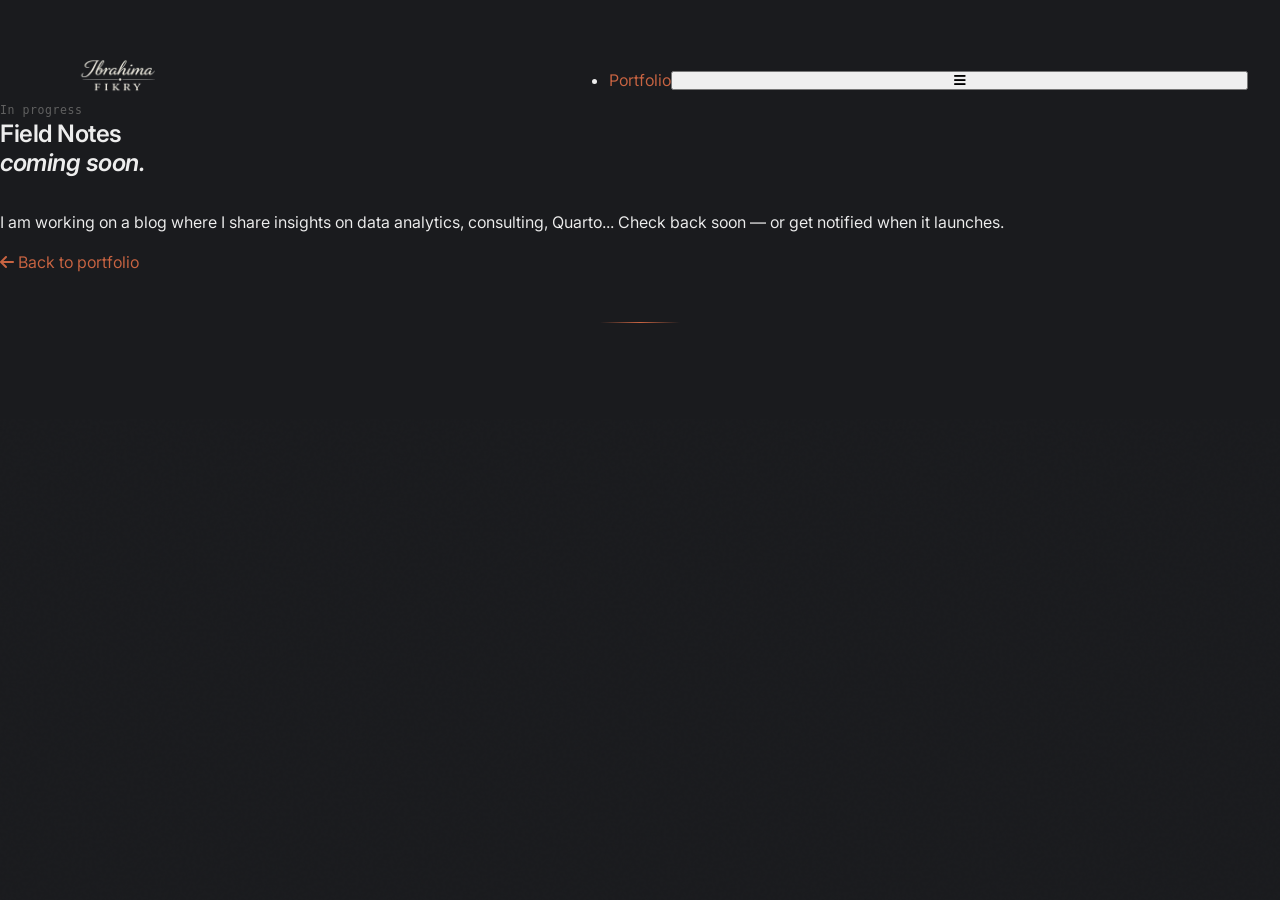
<file: blog/index.html>
<!DOCTYPE html>
<html xmlns="http://www.w3.org/1999/xhtml" lang="en" xml:lang="en"><head>

<meta charset="utf-8">
<meta name="generator" content="quarto-1.9.36">

<meta name="viewport" content="width=device-width, initial-scale=1.0, user-scalable=yes">


<title>index – Ibrahima Fikry Diallo</title>
<style>
/* Default styles provided by pandoc.
** See https://pandoc.org/MANUAL.html#variables-for-html for config info.
*/
code{white-space: pre-wrap;}
span.smallcaps{font-variant: small-caps;}
div.columns{display: flex; gap: min(4vw, 1.5em);}
div.column{flex: auto; overflow-x: auto;}
div.hanging-indent{margin-left: 1.5em; text-indent: -1.5em;}
ul.task-list{list-style: none;}
ul.task-list li input[type="checkbox"] {
  width: 0.8em;
  margin: 0 0.8em 0.2em -1em; /* quarto-specific, see https://github.com/quarto-dev/quarto-cli/issues/4556 */ 
  vertical-align: middle;
}
.display.math{display: block; text-align: center; margin: 0.5rem auto;}
</style>


<link href="../favicon.ico" rel="icon">
<script src="../site_libs/clipboard/clipboard.min.js"></script>
<script src="../site_libs/quarto-html/tabby.min.js"></script>
<script src="../site_libs/quarto-html/popper.min.js"></script>
<script src="../site_libs/quarto-html/tippy.umd.min.js"></script>
<script src="../site_libs/quarto-html/anchor.min.js"></script>
<link href="../site_libs/quarto-html/tippy.css" rel="stylesheet">
<link href="../site_libs/quarto-html/light-border.css" rel="stylesheet">
<link href="../site_libs/quarto-html/quarto-html-640605f58ae58ee79329c070719e555b.min.css" rel="stylesheet" append-hash="true" data-mode="light">
<link href="../site_libs/quarto-html/quarto-syntax-highlighting-845c23b38eaddc0f92fda52bfe77a8c8.css" rel="stylesheet" id="quarto-text-highlighting-styles">
<!-- Font Awesome -->
<link rel="stylesheet" href="https://cdnjs.cloudflare.com/ajax/libs/font-awesome/6.5.1/css/all.min.css">
<!-- Google Fonts -->
<link href="https://fonts.googleapis.com/css2?family=Inter:opsz,wght@14..32,300;14..32,400;14..32,500;14..32,600;14..32,700&amp;display=swap" rel="stylesheet">
<meta name="viewport" content="width=device-width, initial-scale=1.0, viewport-fit=cover">
<meta name="theme-color" content="#c96442">

<!-- ── Primary Meta ── -->
<meta charset="UTF-8">
<meta name="viewport" content="width=device-width, initial-scale=1.0">
<meta name="description" content="Ibrahima Fikry Diallo — Independent Data Analytics Consultant &amp; Strategist. Specialized in forecasting, EDA, machine learning, and consulting for African markets.">
<meta name="keywords" content="data analytics, consultant, strategy, machine learning, R, Python, West Africa, Guinea, Morocco, forecasting, OCP Group">
<meta name="author" content="Ibrahima Fikry Diallo">
<meta name="robots" content="index, follow">

<!-- ── Open Graph (Facebook, LinkedIn, WhatsApp) ── -->
<meta property="og:type" content="website">
<meta property="og:url" content="https://www.ibrahimafikrydiallo.com">
<meta property="og:title" content="– Ibrahima Fikry Diallo">
<meta property="og:description" content="">
<meta property="og:image" content="https://www.ibrahimafikrydiallo.com/img/og-image.png">
<meta property="og:image:width" content="1200">
<meta property="og:image:height" content="630">
<meta property="og:image:type" content="image/png">
<meta property="og:image:alt" content="Ibrahima Fikry Diallo - Data Analytics Consultant">
<meta property="og:locale" content="en_US">
<meta property="og:site_name" content="Ibrahima Fikry Diallo">

<!-- ── Twitter / X Card ── -->
<meta name="twitter:card" content="summary_large_image">
<meta name="twitter:title" content="– Ibrahima Fikry Diallo">
<meta name="twitter:description" content="">
<meta name="twitter:image" content="https://www.ibrahimafikrydiallo.com/img/og-image.png">
<meta name="twitter:image:alt" content="Ibrahima Fikry Diallo - Data Analytics Consultant">

<!-- ── WhatsApp Specific (Additional) ── -->
<meta property="og:image:secure_url" content="https://www.ibrahimafikrydiallo.com/img/og-image.png">

<!-- ── Canonical ── -->
<link rel="canonical" href="https://www.ibrahimafikrydiallo.com">

<!-- ── Favicon (Important for WhatsApp) ── -->
<link rel="icon" type="image/x-icon" href="https://www.ibrahimafikrydiallo.com/favicon.ico">
<link rel="apple-touch-icon" href="https://www.ibrahimafikrydiallo.com/apple-touch-icon.png">


<!-- ── Structured Data (Google) ── -->
<script type="application/ld+json">
{
  "@context": "https://schema.org",
  "@type": "Person",
  "name": "Ibrahima Fikry Diallo",
  "url": "https://www.ibrahimafikrydiallo.com",
  "jobTitle": "Data Analytics Consultant & Strategist",
  "description": "Independent consultant specializing in data analytics, forecasting, machine learning, and strategy for African markets.",
  "knowsAbout": ["Data Analytics", "Machine Learning", "Forecasting", "R", "Python", "Consulting", "Strategy"],
  "worksFor": {
    "@type": "Organization",
    "name": "Independent"
  },
  "address": {
    "@type": "PostalAddress",
    "addressCountry": "MA"
  },
  "sameAs": [
    "https://linkedin.com/in/ibrahima-fikry-diallo",
    "https://github.com/ibrahimafikry"
  ]
}
</script>

<script>
  // IMMEDIATE THEME APPLICATION - DEFAULT TO DARK MODE
  (function() {
    const savedTheme = localStorage.getItem('theme');
    
    // If user has a saved preference, use it
    if (savedTheme === 'light') {
      document.documentElement.removeAttribute('data-theme');
    } else {
      // Default to dark mode for first-time visitors or if saved theme is dark
      document.documentElement.setAttribute('data-theme', 'dark');
      if (!savedTheme) {
        localStorage.setItem('theme', 'dark');
      }
    }
    
    // Force body background immediately
    const isDark = document.documentElement.getAttribute('data-theme') === 'dark';
    document.body.style.backgroundColor = isDark ? '#1a1b1e' : '#ffffff';
  })();
</script>


<link rel="stylesheet" href="../styles.css">
</head>

<body>





<!-- NAV -->
<nav id="site-nav">
<a href="../index.html" class="nav-logo logo-frame">
<img id="site-logo" src="../img/logo-dark.webp" alt="Ibrahima Fikry Diallo" style="max-height:120px;width:auto;display:block">
</a>
  <ul class="nav-links">
    <li><a href="../index.html">Portfolio</a></li>
  </ul>
  <button class="hamburger" id="hamburger"><i class="fa-solid fa-bars"></i></button>
</nav>

<div class="nav-backdrop" id="nav-backdrop"></div>
<div class="nav-drawer" id="nav-drawer">
  <a href="../index.html">Portfolio</a>
</div>

<!-- COMING SOON -->
<section class="cs-section">
  <div class="cs-inner">
    <div class="cs-tag">
      <span class="status-dot"></span>
      <span class="status-text">In progress</span>
    </div>
    <h1 class="cs-title">Field Notes<br><em>coming soon.</em></h1>
    <div class="divl" style="margin:2rem auto"></div>
    <p class="cs-desc">I am working on a blog where I share insights on data analytics, consulting, Quarto... Check back soon — or get notified when it launches.</p>
    <div class="cs-btns">
      <a href="../index.html" class="btn-g">
        <i class="fa-solid fa-arrow-left"></i> Back to portfolio
      </a>
    </div>
  </div>
</section>

<script>
  window.addEventListener('scroll', function() {
    document.getElementById('site-nav').classList.toggle('sc', window.scrollY > 50);
  });

  document.getElementById('hamburger').addEventListener('click', function() {
    document.getElementById('nav-drawer').classList.toggle('open');
    document.getElementById('nav-backdrop').classList.toggle('open');
  });

  document.getElementById('nav-backdrop').addEventListener('click', function() {
    document.getElementById('nav-drawer').classList.remove('open');
    document.getElementById('nav-backdrop').classList.remove('open');
  });
</script>



<script id="quarto-html-after-body" type="application/javascript">
  window.document.addEventListener("DOMContentLoaded", function (event) {
    const tabsets =  window.document.querySelectorAll(".panel-tabset-tabby")
    tabsets.forEach(function(tabset) {
      const tabby = new Tabby('#' + tabset.id);
    });
    const icon = "";
    const anchorJS = new window.AnchorJS();
    anchorJS.options = {
      placement: 'right',
      icon: icon
    };
    anchorJS.add('.anchored');
    const isCodeAnnotation = (el) => {
      for (const clz of el.classList) {
        if (clz.startsWith('code-annotation-')) {                     
          return true;
        }
      }
      return false;
    }
    const onCopySuccess = function(e) {
      // button target
      const button = e.trigger;
      // don't keep focus
      button.blur();
      // flash "checked"
      button.classList.add('code-copy-button-checked');
      var currentTitle = button.getAttribute("title");
      button.setAttribute("title", "Copied!");
      let tooltip;
      if (window.bootstrap) {
        button.setAttribute("data-bs-toggle", "tooltip");
        button.setAttribute("data-bs-placement", "left");
        button.setAttribute("data-bs-title", "Copied!");
        tooltip = new bootstrap.Tooltip(button, 
          { trigger: "manual", 
            customClass: "code-copy-button-tooltip",
            offset: [0, -8]});
        tooltip.show();    
      }
      setTimeout(function() {
        if (tooltip) {
          tooltip.hide();
          button.removeAttribute("data-bs-title");
          button.removeAttribute("data-bs-toggle");
          button.removeAttribute("data-bs-placement");
        }
        button.setAttribute("title", currentTitle);
        button.classList.remove('code-copy-button-checked');
      }, 1000);
      // clear code selection
      e.clearSelection();
    }
    const getTextToCopy = function(trigger) {
      const outerScaffold = trigger.parentElement.cloneNode(true);
      const codeEl = outerScaffold.querySelector('code');
      for (const childEl of codeEl.children) {
        if (isCodeAnnotation(childEl)) {
          childEl.remove();
        }
      }
      return codeEl.innerText;
    }
    const clipboard = new window.ClipboardJS('.code-copy-button:not([data-in-quarto-modal])', {
      text: getTextToCopy
    });
    clipboard.on('success', onCopySuccess);
    if (window.document.getElementById('quarto-embedded-source-code-modal')) {
      const clipboardModal = new window.ClipboardJS('.code-copy-button[data-in-quarto-modal]', {
        text: getTextToCopy,
        container: window.document.getElementById('quarto-embedded-source-code-modal')
      });
      clipboardModal.on('success', onCopySuccess);
    }
      var localhostRegex = new RegExp(/^(?:http|https):\/\/localhost\:?[0-9]*\//);
      var mailtoRegex = new RegExp(/^mailto:/);
        var filterRegex = new RegExp("https:\/\/www\.ibrahimafikrydiallo\.com");
      var isInternal = (href) => {
          return filterRegex.test(href) || localhostRegex.test(href) || mailtoRegex.test(href);
      }
      // Inspect non-navigation links and adorn them if external
     var links = window.document.querySelectorAll('a[href]:not(.nav-link):not(.navbar-brand):not(.toc-action):not(.sidebar-link):not(.sidebar-item-toggle):not(.pagination-link):not(.no-external):not([aria-hidden]):not(.dropdown-item):not(.quarto-navigation-tool):not(.about-link)');
      for (var i=0; i<links.length; i++) {
        const link = links[i];
        if (!isInternal(link.href)) {
          // undo the damage that might have been done by quarto-nav.js in the case of
          // links that we want to consider external
          if (link.dataset.originalHref !== undefined) {
            link.href = link.dataset.originalHref;
          }
        }
      }
    function tippyHover(el, contentFn, onTriggerFn, onUntriggerFn) {
      const config = {
        allowHTML: true,
        maxWidth: 500,
        delay: 100,
        arrow: false,
        appendTo: function(el) {
            return el.parentElement;
        },
        interactive: true,
        interactiveBorder: 10,
        theme: 'light-border',
        placement: 'bottom-start',
      };
      if (contentFn) {
        config.content = contentFn;
      }
      if (onTriggerFn) {
        config.onTrigger = onTriggerFn;
      }
      if (onUntriggerFn) {
        config.onUntrigger = onUntriggerFn;
      }
      window.tippy(el, config); 
    }
    const noterefs = window.document.querySelectorAll('a[role="doc-noteref"]');
    for (var i=0; i<noterefs.length; i++) {
      const ref = noterefs[i];
      tippyHover(ref, function() {
        // use id or data attribute instead here
        let href = ref.getAttribute('data-footnote-href') || ref.getAttribute('href');
        try { href = new URL(href).hash; } catch {}
        const id = href.replace(/^#\/?/, "");
        const note = window.document.getElementById(id);
        if (note) {
          return note.innerHTML;
        } else {
          return "";
        }
      });
    }
    const xrefs = window.document.querySelectorAll('a.quarto-xref');
    const processXRef = (id, note) => {
      // Strip column container classes
      const stripColumnClz = (el) => {
        el.classList.remove("page-full", "page-columns");
        if (el.children) {
          for (const child of el.children) {
            stripColumnClz(child);
          }
        }
      }
      stripColumnClz(note)
      if (id === null || id.startsWith('sec-')) {
        // Special case sections, only their first couple elements
        const container = document.createElement("div");
        if (note.children && note.children.length > 2) {
          container.appendChild(note.children[0].cloneNode(true));
          for (let i = 1; i < note.children.length; i++) {
            const child = note.children[i];
            if (child.tagName === "P" && child.innerText === "") {
              continue;
            } else {
              container.appendChild(child.cloneNode(true));
              break;
            }
          }
          if (window.Quarto?.typesetMath) {
            window.Quarto.typesetMath(container);
          }
          return container.innerHTML
        } else {
          if (window.Quarto?.typesetMath) {
            window.Quarto.typesetMath(note);
          }
          return note.innerHTML;
        }
      } else {
        // Remove any anchor links if they are present
        const anchorLink = note.querySelector('a.anchorjs-link');
        if (anchorLink) {
          anchorLink.remove();
        }
        if (window.Quarto?.typesetMath) {
          window.Quarto.typesetMath(note);
        }
        if (note.classList.contains("callout")) {
          return note.outerHTML;
        } else {
          return note.innerHTML;
        }
      }
    }
    for (var i=0; i<xrefs.length; i++) {
      const xref = xrefs[i];
      tippyHover(xref, undefined, function(instance) {
        instance.disable();
        let url = xref.getAttribute('href');
        let hash = undefined; 
        if (url.startsWith('#')) {
          hash = url;
        } else {
          try { hash = new URL(url).hash; } catch {}
        }
        if (hash) {
          const id = hash.replace(/^#\/?/, "");
          const note = window.document.getElementById(id);
          if (note !== null) {
            try {
              const html = processXRef(id, note.cloneNode(true));
              instance.setContent(html);
            } finally {
              instance.enable();
              instance.show();
            }
          } else {
            // See if we can fetch this
            fetch(url.split('#')[0])
            .then(res => res.text())
            .then(html => {
              const parser = new DOMParser();
              const htmlDoc = parser.parseFromString(html, "text/html");
              const note = htmlDoc.getElementById(id);
              if (note !== null) {
                const html = processXRef(id, note);
                instance.setContent(html);
              } 
            }).finally(() => {
              instance.enable();
              instance.show();
            });
          }
        } else {
          // See if we can fetch a full url (with no hash to target)
          // This is a special case and we should probably do some content thinning / targeting
          fetch(url)
          .then(res => res.text())
          .then(html => {
            const parser = new DOMParser();
            const htmlDoc = parser.parseFromString(html, "text/html");
            const note = htmlDoc.querySelector('main.content');
            if (note !== null) {
              // This should only happen for chapter cross references
              // (since there is no id in the URL)
              // remove the first header
              if (note.children.length > 0 && note.children[0].tagName === "HEADER") {
                note.children[0].remove();
              }
              const html = processXRef(null, note);
              instance.setContent(html);
            } 
          }).finally(() => {
            instance.enable();
            instance.show();
          });
        }
      }, function(instance) {
      });
    }
        let selectedAnnoteEl;
        const selectorForAnnotation = ( cell, annotation) => {
          let cellAttr = 'data-code-cell="' + cell + '"';
          let lineAttr = 'data-code-annotation="' +  annotation + '"';
          const selector = 'span[' + cellAttr + '][' + lineAttr + ']';
          return selector;
        }
        const selectCodeLines = (annoteEl) => {
          const doc = window.document;
          const targetCell = annoteEl.getAttribute("data-target-cell");
          const targetAnnotation = annoteEl.getAttribute("data-target-annotation");
          const annoteSpan = window.document.querySelector(selectorForAnnotation(targetCell, targetAnnotation));
          const lines = annoteSpan.getAttribute("data-code-lines").split(",");
          const lineIds = lines.map((line) => {
            return targetCell + "-" + line;
          })
          let top = null;
          let height = null;
          let parent = null;
          if (lineIds.length > 0) {
              //compute the position of the single el (top and bottom and make a div)
              const el = window.document.getElementById(lineIds[0]);
              top = el.offsetTop;
              height = el.offsetHeight;
              parent = el.parentElement.parentElement;
            if (lineIds.length > 1) {
              const lastEl = window.document.getElementById(lineIds[lineIds.length - 1]);
              const bottom = lastEl.offsetTop + lastEl.offsetHeight;
              height = bottom - top;
            }
            if (top !== null && height !== null && parent !== null) {
              // cook up a div (if necessary) and position it 
              let div = window.document.getElementById("code-annotation-line-highlight");
              if (div === null) {
                div = window.document.createElement("div");
                div.setAttribute("id", "code-annotation-line-highlight");
                div.style.position = 'absolute';
                parent.appendChild(div);
              }
              div.style.top = top - 2 + "px";
              div.style.height = height + 4 + "px";
              div.style.left = 0;
              let gutterDiv = window.document.getElementById("code-annotation-line-highlight-gutter");
              if (gutterDiv === null) {
                gutterDiv = window.document.createElement("div");
                gutterDiv.setAttribute("id", "code-annotation-line-highlight-gutter");
                gutterDiv.style.position = 'absolute';
                const codeCell = window.document.getElementById(targetCell);
                const gutter = codeCell.querySelector('.code-annotation-gutter');
                gutter.appendChild(gutterDiv);
              }
              gutterDiv.style.top = top - 2 + "px";
              gutterDiv.style.height = height + 4 + "px";
            }
            selectedAnnoteEl = annoteEl;
          }
        };
        const unselectCodeLines = () => {
          const elementsIds = ["code-annotation-line-highlight", "code-annotation-line-highlight-gutter"];
          elementsIds.forEach((elId) => {
            const div = window.document.getElementById(elId);
            if (div) {
              div.remove();
            }
          });
          selectedAnnoteEl = undefined;
        };
          // Handle positioning of the toggle
      window.addEventListener(
        "resize",
        throttle(() => {
          elRect = undefined;
          if (selectedAnnoteEl) {
            selectCodeLines(selectedAnnoteEl);
          }
        }, 10)
      );
      function throttle(fn, ms) {
      let throttle = false;
      let timer;
        return (...args) => {
          if(!throttle) { // first call gets through
              fn.apply(this, args);
              throttle = true;
          } else { // all the others get throttled
              if(timer) clearTimeout(timer); // cancel #2
              timer = setTimeout(() => {
                fn.apply(this, args);
                timer = throttle = false;
              }, ms);
          }
        };
      }
        // Attach click handler to the DT
        const annoteDls = window.document.querySelectorAll('dt[data-target-cell]');
        for (const annoteDlNode of annoteDls) {
          annoteDlNode.addEventListener('click', (event) => {
            const clickedEl = event.target;
            if (clickedEl !== selectedAnnoteEl) {
              unselectCodeLines();
              const activeEl = window.document.querySelector('dt[data-target-cell].code-annotation-active');
              if (activeEl) {
                activeEl.classList.remove('code-annotation-active');
              }
              selectCodeLines(clickedEl);
              clickedEl.classList.add('code-annotation-active');
            } else {
              // Unselect the line
              unselectCodeLines();
              clickedEl.classList.remove('code-annotation-active');
            }
          });
        }
    const findCites = (el) => {
      const parentEl = el.parentElement;
      if (parentEl) {
        const cites = parentEl.dataset.cites;
        if (cites) {
          return {
            el,
            cites: cites.split(' ')
          };
        } else {
          return findCites(el.parentElement)
        }
      } else {
        return undefined;
      }
    };
    var bibliorefs = window.document.querySelectorAll('a[role="doc-biblioref"]');
    for (var i=0; i<bibliorefs.length; i++) {
      const ref = bibliorefs[i];
      const citeInfo = findCites(ref);
      if (citeInfo) {
        tippyHover(citeInfo.el, function() {
          var popup = window.document.createElement('div');
          citeInfo.cites.forEach(function(cite) {
            var citeDiv = window.document.createElement('div');
            citeDiv.classList.add('hanging-indent');
            citeDiv.classList.add('csl-entry');
            var biblioDiv = window.document.getElementById('ref-' + cite);
            if (biblioDiv) {
              citeDiv.innerHTML = biblioDiv.innerHTML;
            }
            popup.appendChild(citeDiv);
          });
          return popup.innerHTML;
        });
      }
    }
  });
  </script>




</body></html>
</file>
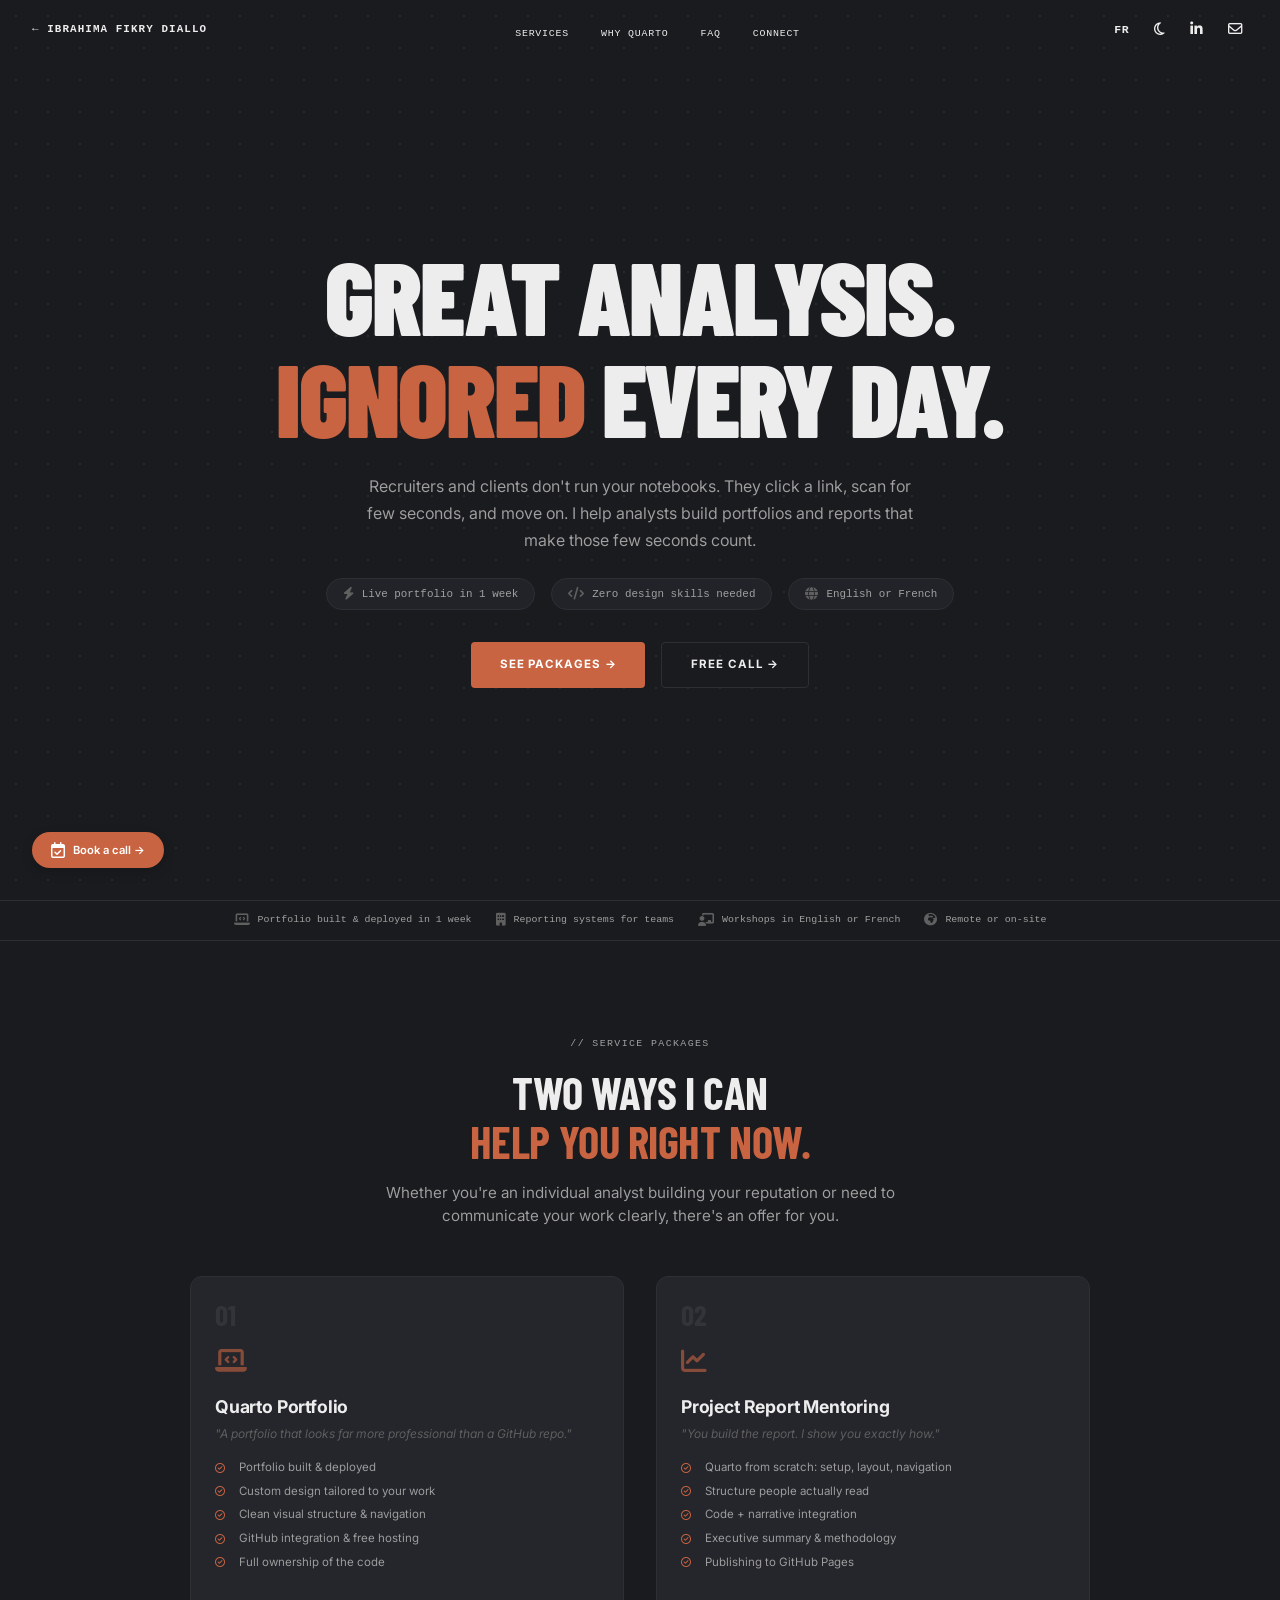
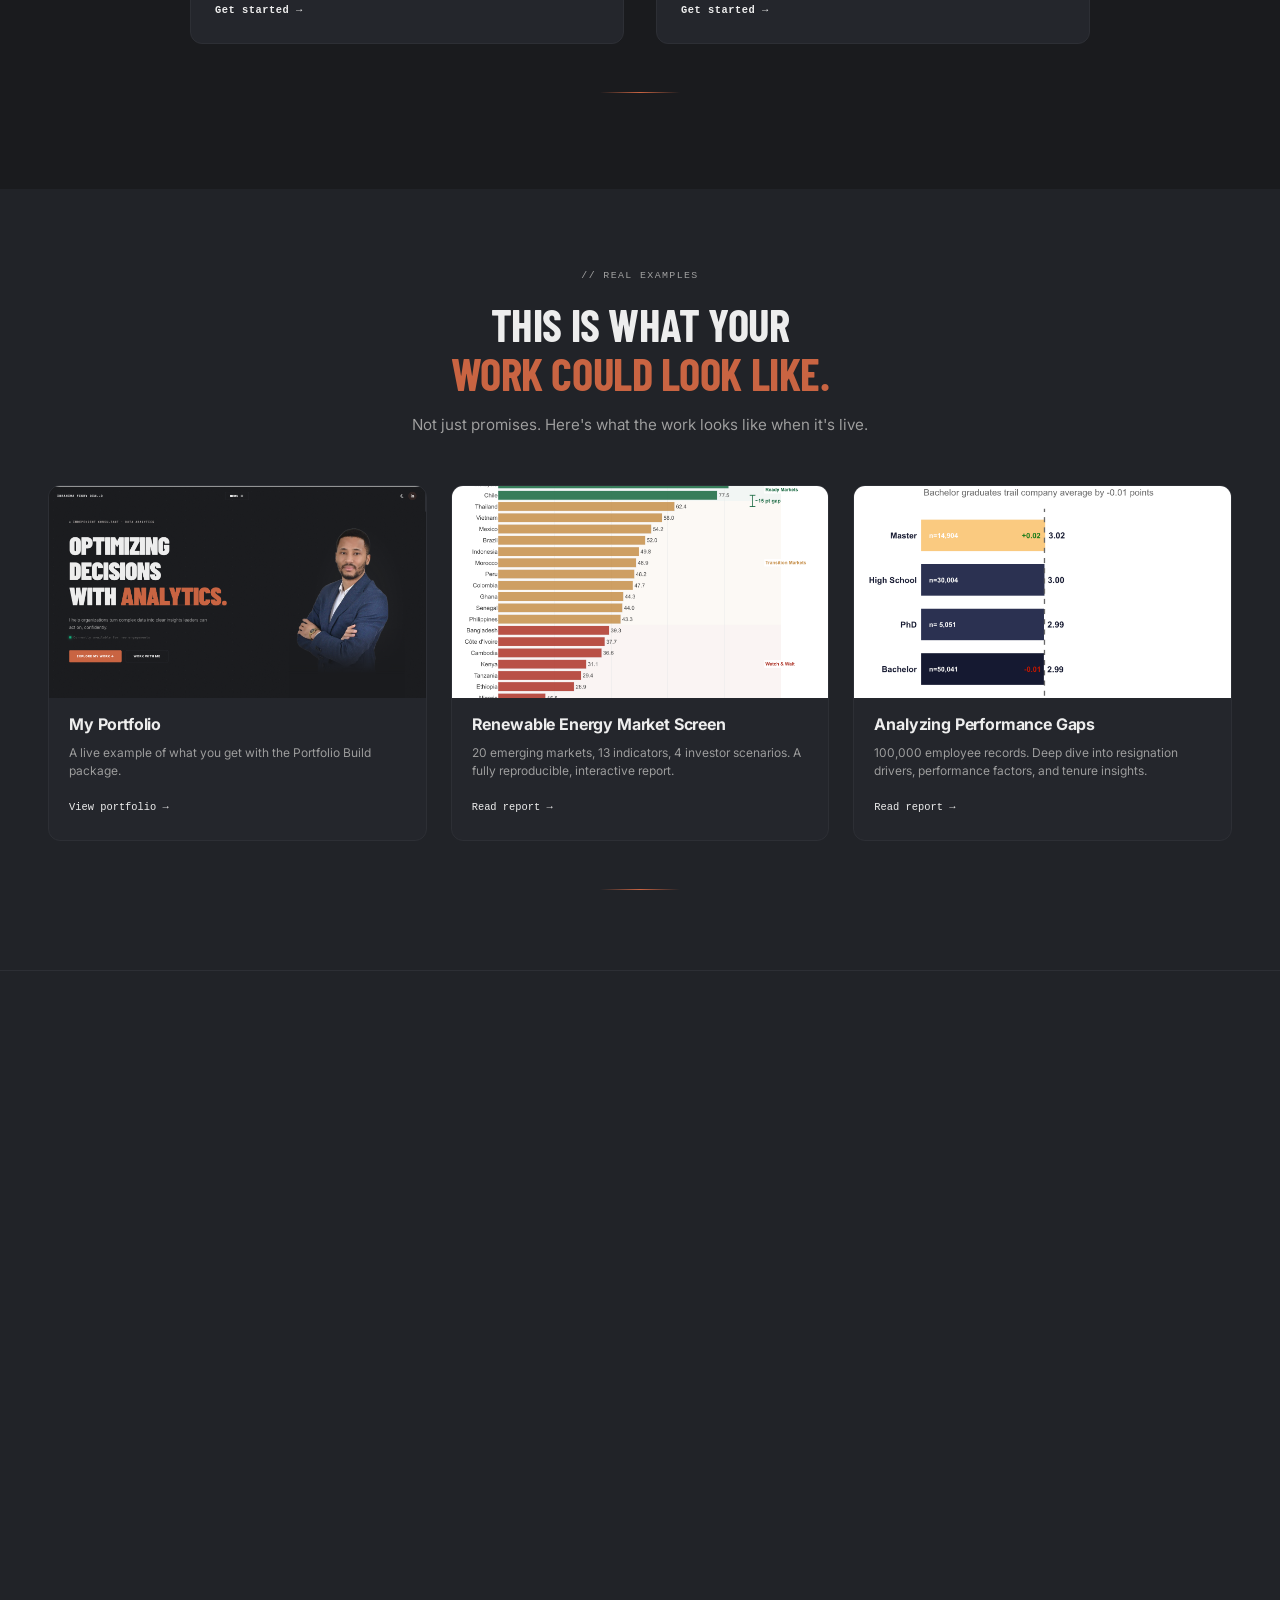
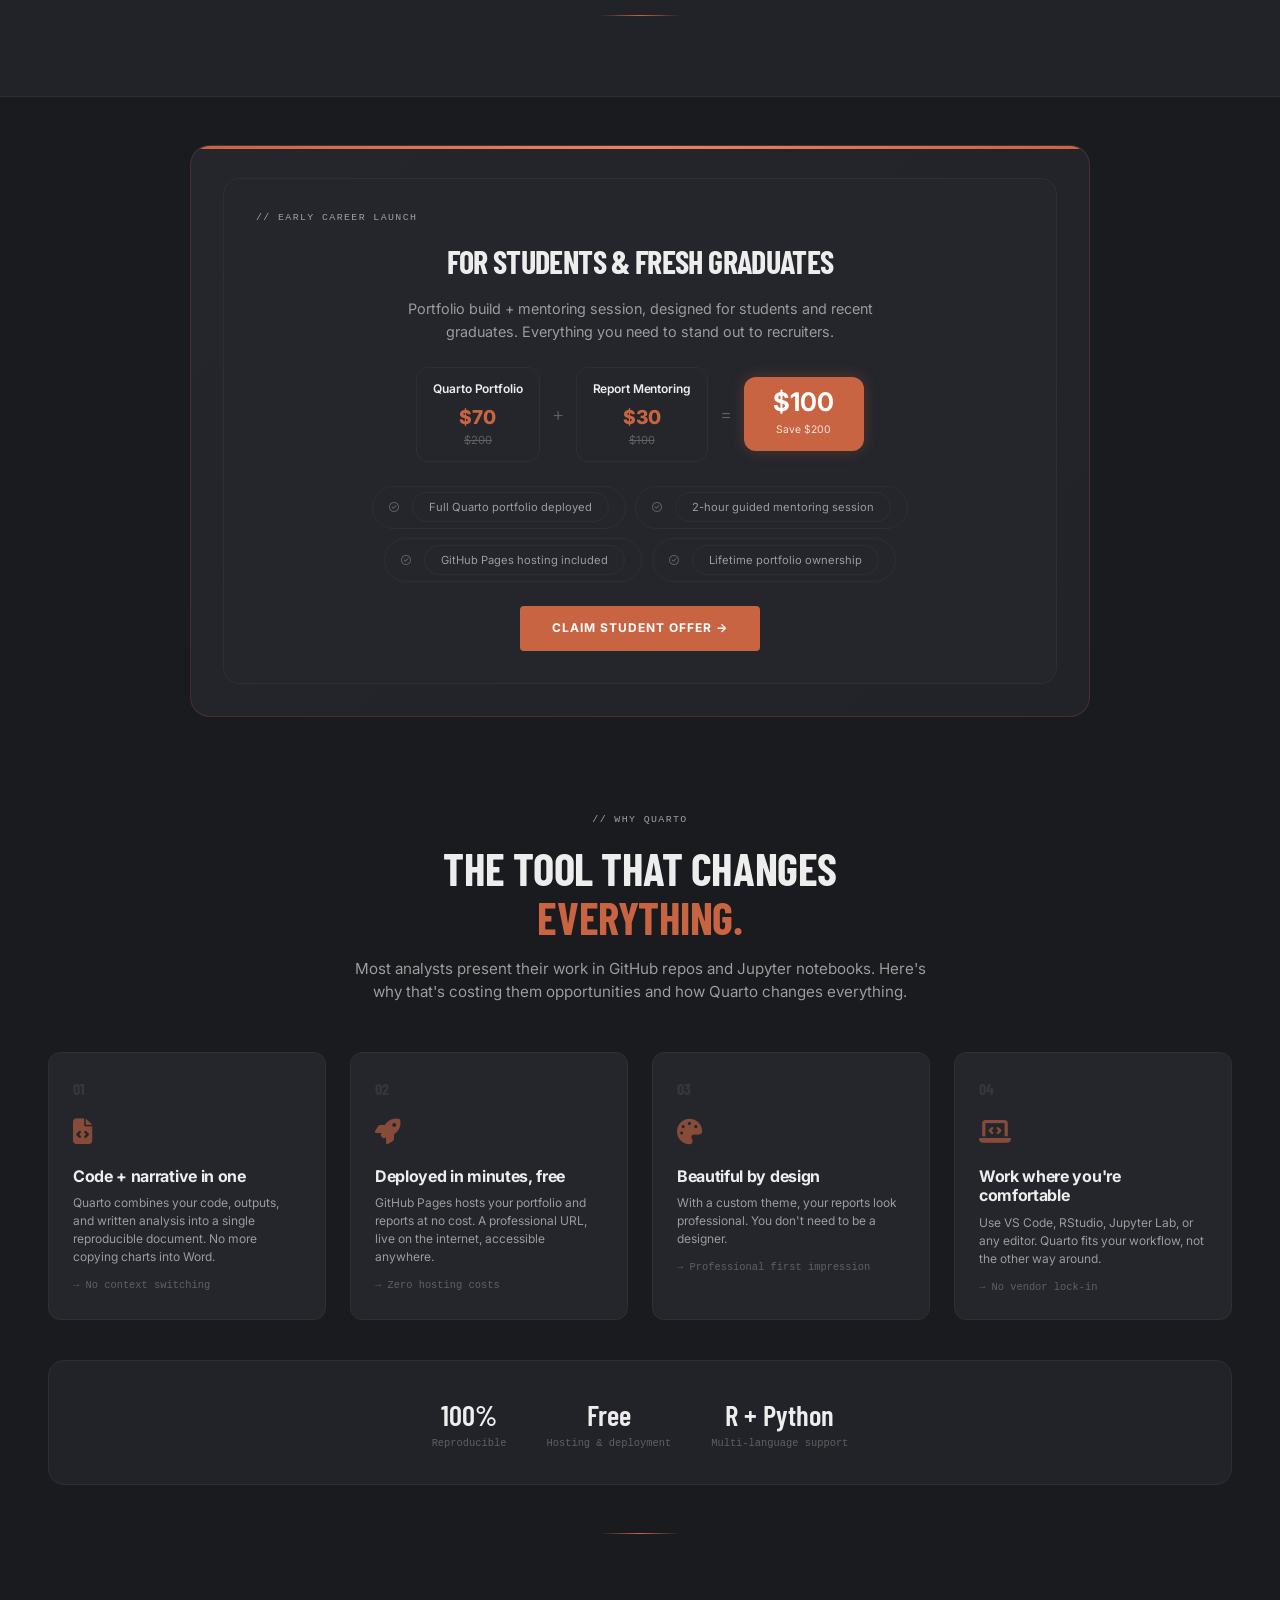
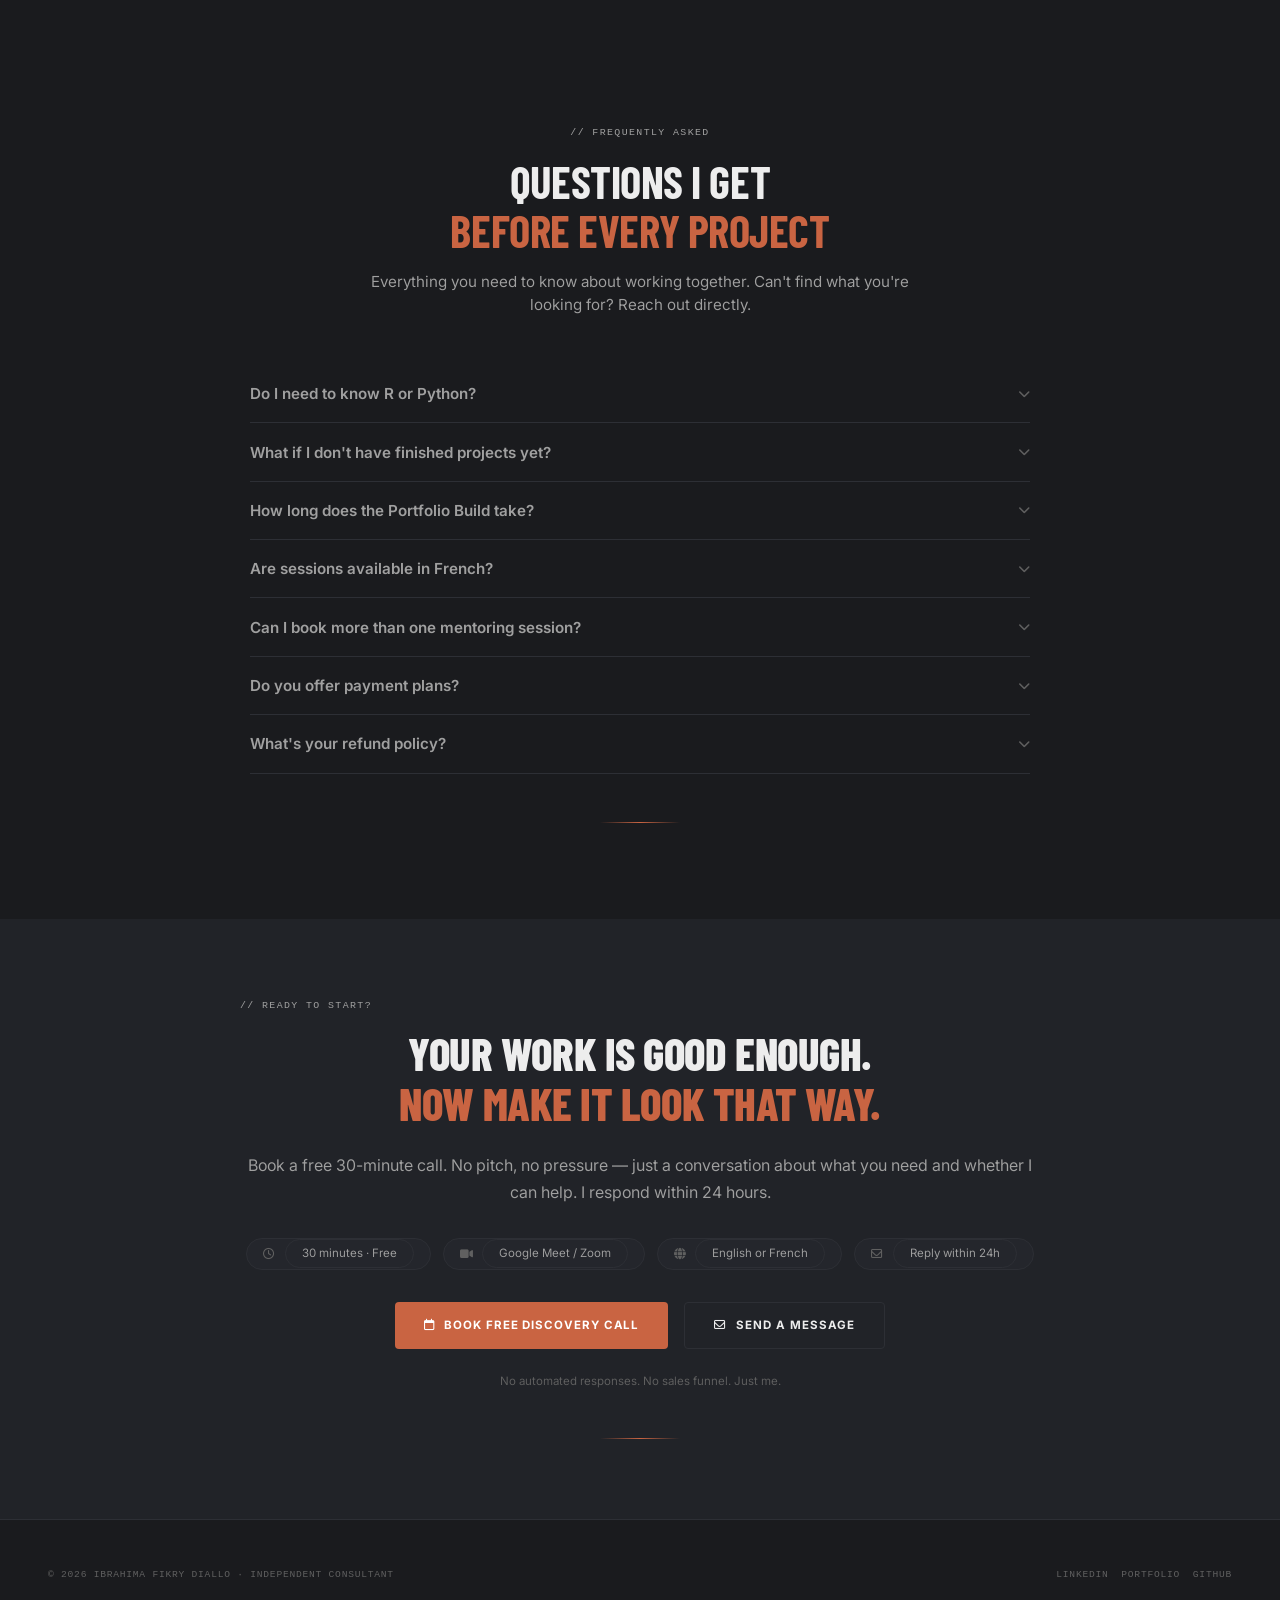
<file: offers/index.html>
<!DOCTYPE html>
<html xmlns="http://www.w3.org/1999/xhtml" lang="en" xml:lang="en"><head>

<meta charset="utf-8">
<meta name="generator" content="quarto-1.9.36">

<meta name="viewport" content="width=device-width, initial-scale=1.0, user-scalable=yes">


<title>index – Ibrahima Fikry Diallo</title>
<style>
/* Default styles provided by pandoc.
** See https://pandoc.org/MANUAL.html#variables-for-html for config info.
*/
code{white-space: pre-wrap;}
span.smallcaps{font-variant: small-caps;}
div.columns{display: flex; gap: min(4vw, 1.5em);}
div.column{flex: auto; overflow-x: auto;}
div.hanging-indent{margin-left: 1.5em; text-indent: -1.5em;}
ul.task-list{list-style: none;}
ul.task-list li input[type="checkbox"] {
  width: 0.8em;
  margin: 0 0.8em 0.2em -1em; /* quarto-specific, see https://github.com/quarto-dev/quarto-cli/issues/4556 */ 
  vertical-align: middle;
}
.display.math{display: block; text-align: center; margin: 0.5rem auto;}
</style>


<link href="../favicon.ico" rel="icon">
<script src="../site_libs/clipboard/clipboard.min.js"></script>
<script src="../site_libs/quarto-html/tabby.min.js"></script>
<script src="../site_libs/quarto-html/popper.min.js"></script>
<script src="../site_libs/quarto-html/tippy.umd.min.js"></script>
<script src="../site_libs/quarto-html/anchor.min.js"></script>
<link href="../site_libs/quarto-html/tippy.css" rel="stylesheet">
<link href="../site_libs/quarto-html/light-border.css" rel="stylesheet">
<link href="../site_libs/quarto-html/quarto-html-640605f58ae58ee79329c070719e555b.min.css" rel="stylesheet" append-hash="true" data-mode="light">
<link href="../site_libs/quarto-html/quarto-syntax-highlighting-845c23b38eaddc0f92fda52bfe77a8c8.css" rel="stylesheet" id="quarto-text-highlighting-styles">
<!-- Font Awesome -->
<link rel="stylesheet" href="https://cdnjs.cloudflare.com/ajax/libs/font-awesome/6.5.1/css/all.min.css">
<!-- Google Fonts -->
<link href="https://fonts.googleapis.com/css2?family=Inter:opsz,wght@14..32,300;14..32,400;14..32,500;14..32,600;14..32,700&amp;display=swap" rel="stylesheet">
<meta name="viewport" content="width=device-width, initial-scale=1.0, viewport-fit=cover">
<meta name="theme-color" content="#c96442">

<!-- ── Primary Meta ── -->
<meta charset="UTF-8">
<meta name="viewport" content="width=device-width, initial-scale=1.0">
<meta name="description" content="Ibrahima Fikry Diallo — Independent Data Analytics Consultant &amp; Strategist. Specialized in forecasting, EDA, machine learning, and consulting for African markets.">
<meta name="keywords" content="data analytics, consultant, strategy, machine learning, R, Python, West Africa, Guinea, Morocco, forecasting, OCP Group">
<meta name="author" content="Ibrahima Fikry Diallo">
<meta name="robots" content="index, follow">

<!-- ── Open Graph (Facebook, LinkedIn, WhatsApp) ── -->
<meta property="og:type" content="website">
<meta property="og:url" content="https://www.ibrahimafikrydiallo.com">
<meta property="og:title" content="– Ibrahima Fikry Diallo">
<meta property="og:description" content="">
<meta property="og:image" content="https://www.ibrahimafikrydiallo.com/img/og-image.png">
<meta property="og:image:width" content="1200">
<meta property="og:image:height" content="630">
<meta property="og:image:type" content="image/png">
<meta property="og:image:alt" content="Ibrahima Fikry Diallo - Data Analytics Consultant">
<meta property="og:locale" content="en_US">
<meta property="og:site_name" content="Ibrahima Fikry Diallo">

<!-- ── Twitter / X Card ── -->
<meta name="twitter:card" content="summary_large_image">
<meta name="twitter:title" content="– Ibrahima Fikry Diallo">
<meta name="twitter:description" content="">
<meta name="twitter:image" content="https://www.ibrahimafikrydiallo.com/img/og-image.png">
<meta name="twitter:image:alt" content="Ibrahima Fikry Diallo - Data Analytics Consultant">

<!-- ── WhatsApp Specific (Additional) ── -->
<meta property="og:image:secure_url" content="https://www.ibrahimafikrydiallo.com/img/og-image.png">

<!-- ── Canonical ── -->
<link rel="canonical" href="https://www.ibrahimafikrydiallo.com">

<!-- ── Favicon (Important for WhatsApp) ── -->
<link rel="icon" type="image/x-icon" href="https://www.ibrahimafikrydiallo.com/favicon.ico">
<link rel="apple-touch-icon" href="https://www.ibrahimafikrydiallo.com/apple-touch-icon.png">


<!-- ── Structured Data (Google) ── -->
<script type="application/ld+json">
{
  "@context": "https://schema.org",
  "@type": "Person",
  "name": "Ibrahima Fikry Diallo",
  "url": "https://www.ibrahimafikrydiallo.com",
  "jobTitle": "Data Analytics Consultant & Strategist",
  "description": "Independent consultant specializing in data analytics, forecasting, machine learning, and strategy for African markets.",
  "knowsAbout": ["Data Analytics", "Machine Learning", "Forecasting", "R", "Python", "Consulting", "Strategy"],
  "worksFor": {
    "@type": "Organization",
    "name": "Independent"
  },
  "address": {
    "@type": "PostalAddress",
    "addressCountry": "MA"
  },
  "sameAs": [
    "https://linkedin.com/in/ibrahima-fikry-diallo",
    "https://github.com/ibrahimafikry"
  ]
}
</script>

<script>
  // IMMEDIATE THEME APPLICATION - DEFAULT TO DARK MODE
  (function() {
    const savedTheme = localStorage.getItem('theme');
    
    // If user has a saved preference, use it
    if (savedTheme === 'light') {
      document.documentElement.removeAttribute('data-theme');
    } else {
      // Default to dark mode for first-time visitors or if saved theme is dark
      document.documentElement.setAttribute('data-theme', 'dark');
      if (!savedTheme) {
        localStorage.setItem('theme', 'dark');
      }
    }
    
    // Force body background immediately
    const isDark = document.documentElement.getAttribute('data-theme') === 'dark';
    document.body.style.backgroundColor = isDark ? '#1a1b1e' : '#ffffff';
  })();
</script>


<link rel="stylesheet" href="../styles.css">
</head>

<body>





<!-- Google Fonts: Barlow Condensed for display headlines -->
<link rel="preconnect" href="https://fonts.googleapis.com">
<link rel="preconnect" href="https://fonts.gstatic.com" crossorigin="">
<link href="https://fonts.googleapis.com/css2?family=Barlow+Condensed:wght@700;900&amp;display=swap" rel="stylesheet">

<!-- i18n -->
<script src="../js/translations.js" defer=""></script>

<!-- PROGRESS BAR -->
<div id="prog"></div>
<button id="btt" aria-label="Back to top"><i class="fa-solid fa-arrow-up"></i></button>

<!-- FLOATING CTA (Sticky) -->
<div class="floating-cta">
  <i class="fa-regular fa-calendar-check"></i>
  <a href="#mnt-cta" data-i18n="offerspage.book-call">Book a call →</a>
</div>

<!-- NAVIGATION - Offers Page -->
<nav id="site-nav">
  <a href="../index.html" class="nav-logo">← IBRAHIMA FIKRY DIALLO</a>
  <ul class="nav-links">
    <li><a href="#mnt-offers" data-i18n="nav.services">SERVICES</a></li>
    <li><a href="#mnt-why" data-i18n="offerspage.nav-why">WHY QUARTO</a></li>
    <li><a href="#mnt-faq" data-i18n="offerspage.nav-faq">FAQ</a></li>
    <li><a href="#mnt-cta" data-i18n="nav.contact">CONTACT</a></li>
  </ul>
  <div class="nav-icons">
    <button id="lang-toggle" onclick="toggleLang()" class="theme-toggle" aria-label="Switch language" style="font-family:var(--ff-mono,monospace);font-size:0.72rem;font-weight:700;letter-spacing:0.05em;">
      <span id="lang-toggle-text">FR</span>
    </button>
    <button id="theme-toggle" onclick="toggleTheme()" class="theme-toggle">
      <i class="fa-regular fa-sun" id="theme-icon"></i>
    </button>
    <a href="https://linkedin.com/in/ibrahima-fikry-diallo" target="_blank" class="nav-icon"><i class="fa-brands fa-linkedin-in"></i></a>
    <a href="mailto:ibrahimafikrydiallo@gmail.com" class="nav-icon"><i class="fa-regular fa-envelope"></i></a>
    <button id="hamburger" onclick="toggleMenu()" class="hamburger">
      <i class="fa-solid fa-bars"></i>
    </button>
  </div>
</nav>

<div class="nav-backdrop" id="nav-backdrop" onclick="toggleMenu()"></div>
<div class="nav-drawer" id="nav-drawer">
  <a href="#mnt-offers" onclick="toggleMenu()" data-i18n="nav.services">SERVICES</a>
  <a href="#mnt-why" onclick="toggleMenu()" data-i18n="offerspage.nav-why">WHY QUARTO</a>
  <a href="#mnt-faq" onclick="toggleMenu()" data-i18n="offerspage.nav-faq">FAQ</a>
  <a href="#mnt-cta" onclick="toggleMenu()" data-i18n="nav.contact">CONTACT</a>
</div>

<!-- Updated hero section with wrapper for texture -->
<section class="hero-offers">
  <div class="hero-texture"></div>
  <div class="hero-offers-container">
    <div class="hero-offers-content">
      <h1 class="hero-offers-headline" data-i18n="offerspage.hero-headline">
        Great analysis.<br>
        <span class="hero-offers-highlight">Ignored</span>
        every day.
      </h1>
      <p class="hero-offers-desc" data-i18n="offerspage.hero-desc">Recruiters and clients don't run your notebooks. They click a link, scan for few seconds, and move on. I help analysts build portfolios and reports that make those few seconds count.</p>
      
      <div class="hero-offers-features">
        <span class="hero-offers-feature"><i class="fa-solid fa-bolt"></i> <span data-i18n="offerspage.hero-f1">Live portfolio in 1 week</span></span>
        <span class="hero-offers-feature"><i class="fa-solid fa-code"></i> <span data-i18n="offerspage.hero-f2">Zero design skills needed</span></span>
        <span class="hero-offers-feature"><i class="fa-solid fa-globe"></i> <span data-i18n="offerspage.hero-f3">English or French</span></span>
      </div>
      
      <div class="hero-offers-cta">
        <a href="#mnt-offers" class="btn-primary" data-i18n="offerspage.see-packages">SEE PACKAGES →</a>
        <a href="#mnt-cta" class="btn-secondary" data-i18n="offerspage.free-call">FREE CALL →</a>
      </div>
    </div>
  </div>
</section>

<!-- ═══ SOCIAL PROOF COUNTERS. ═══ -->
 <!--
<div class="trust-bar">
  <div class="c">
    <div class="stats-row">
      <div class="stat-item">
        <div class="stat-number">15+</div>
        <div class="stat-label">PORTFOLIOS BUILT</div>
      </div>
      <div class="stat-divider"></div>
      <div class="stat-item">
        <div class="stat-number">100%</div>
        <div class="stat-label">CLIENT SATISFACTION</div>
      </div>
      <div class="stat-divider"></div>
      <div class="stat-item">
        <div class="stat-number">24h</div>
        <div class="stat-label">AVERAGE RESPONSE</div>
      </div>
    </div>
  </div>
</div> -->

<!-- ═══ CREDIBILITY STRIP ═══ -->
<div class="trust-bar">
  <div class="c">
    <div class="trust-grid">
      <span><i class="fa-solid fa-laptop-code"></i> <span data-i18n="offerspage.trust1">Portfolio built &amp; deployed in 1 week</span></span>
      <span><i class="fa-solid fa-building"></i> <span data-i18n="offerspage.trust2">Reporting systems for teams</span></span>
      <span><i class="fa-solid fa-chalkboard-user"></i> <span data-i18n="offerspage.trust3">Workshops in English or French</span></span>
      <span><i class="fa-solid fa-earth-africa"></i> <span data-i18n="offerspage.trust4">Remote or on-site</span></span>
    </div>
  </div>
</div>


<!-- ═══ OFFERS / 2 PACKAGES ═══ -->
<section id="mnt-offers">
  <div class="c">
    <div class="services-header reveal">
      <div class="sec-label" data-i18n="offerspage.pkg-label">// SERVICE PACKAGES</div>
      <h2 class="sec-ttl anchored" data-i18n="offerspage.pkg-title">Two ways I can<br><span class="accent-text">help you right now.</span></h2>
      <p class="sec-sub" data-i18n="offerspage.pkg-sub">Whether you're an individual analyst building your reputation or need to communicate your work clearly, there's an offer for you.</p>
    </div>

    <div class="approach-grid two-cards reveal">
      <!-- 01 - Portfolio Build -->
      <div class="approach-card">
        <div class="card-number">01</div>
        <div class="card-icon"><i class="fa-solid fa-laptop-code"></i></div>
        <h3 data-i18n="offers.o1-title" class="anchored">Portfolio Build</h3>
        <p class="card-tagline" data-i18n="offerspage.pkg1-tagline">"A portfolio that looks far more professional than a GitHub repo."</p>
        <div class="offer-features">
          <span><i class="fa-regular fa-check-circle"></i> <span data-i18n="offerspage.pkg1-f1">Quarto portfolio built &amp; deployed</span></span>
          <span><i class="fa-regular fa-check-circle"></i> <span data-i18n="offerspage.pkg1-f2">Custom design tailored to your work</span></span>
          <span><i class="fa-regular fa-check-circle"></i> <span data-i18n="offerspage.pkg1-f3">Clean visual structure &amp; navigation</span></span>
          <span><i class="fa-regular fa-check-circle"></i> <span data-i18n="offerspage.pkg1-f4">GitHub integration &amp; free hosting</span></span>
          <span><i class="fa-regular fa-check-circle"></i> <span data-i18n="offerspage.pkg1-f5">Full ownership of the code</span></span>
        </div>
        <div class="offer-cta-wrapper">
          <a href="#mnt-cta" class="card-cta" data-i18n="offerspage.get-started">Get started →</a>
        </div>
      </div>

      <!-- 02 - Project Report Mentoring -->
      <div class="approach-card">
        <div class="card-number">02</div>
        <div class="card-icon"><i class="fa-solid fa-chart-line"></i></div>
        <h3 data-i18n="offerspage.pkg2-title" class="anchored">Project Report Mentoring</h3>
        <p class="card-tagline" data-i18n="offerspage.pkg2-tagline">"You build the report. I show you exactly how."</p>
        <div class="offer-features">
          <span><i class="fa-regular fa-check-circle"></i> <span data-i18n="offerspage.pkg2-f1">Quarto from scratch: setup, layout, navigation</span></span>
          <span><i class="fa-regular fa-check-circle"></i> <span data-i18n="offerspage.pkg2-f2">Structure people actually read</span></span>
          <span><i class="fa-regular fa-check-circle"></i> <span data-i18n="offerspage.pkg2-f3">Code + narrative integration</span></span>
          <span><i class="fa-regular fa-check-circle"></i> <span data-i18n="offerspage.pkg2-f4">Executive summary &amp; methodology</span></span>
          <span><i class="fa-regular fa-check-circle"></i> <span data-i18n="offerspage.pkg2-f5">Publishing to GitHub Pages</span></span>
        </div>
        <div class="offer-cta-wrapper">
          <a href="#mnt-cta" class="card-cta" data-i18n="offerspage.get-started">Get started →</a>
        </div>
      </div>
    </div>
  </div>
</section>

<!-- ═══ SHOWCASE / REAL EXAMPLES with images. ═══ -->
<section id="mnt-showcase" class="showcase-section">
  <div class="c">
    <div class="services-header reveal">
      <div class="sec-label" data-i18n="offerspage.showcase-label">// REAL EXAMPLES</div>
      <h2 class="sec-ttl anchored" data-i18n="offerspage.showcase-title">This is what your<br><span class="accent-text">work could look like.</span></h2>
      <p class="sec-sub" data-i18n="offerspage.showcase-sub">Not just promises. Here's what the work looks like when it's live.</p>
    </div>

    <div class="work-grid reveal">
      <a href="https://ibrahimafikry.github.io/" target="_blank" rel="noopener" class="work-card">
        <div class="work-card-image">
          <img src="../img/portfolio-preview.webp" alt="Portfolio preview" loading="lazy">
        </div>
        <div class="work-card-content">
          <div class="work-tag"><i class="fa-regular fa-folder-open"></i> <span data-i18n="offerspage.showcase1-tag">Live Example</span></div>
          <h3 class="work-title anchored" data-i18n="offerspage.showcase1-title">My Portfolio</h3>
          <p class="work-desc" data-i18n="offerspage.showcase1-desc">A live example of what you get with the Portfolio Build package.</p>
          <div class="work-hover" data-i18n="offerspage.view-portfolio">View portfolio →</div>
        </div>
      </a>

      <a href="https://ibrahimafikry.github.io/projects/renewable_energy_analyzer/index.html" target="_blank" rel="noopener" class="work-card">
        <div class="work-card-image">
          <img src="../img/renewable-energy.webp" alt="Portfolio preview" loading="lazy">
        </div>
        <div class="work-card-content">
          <div class="work-tag"><i class="fa-regular fa-chart-line"></i> <span data-i18n="offerspage.showcase2-tag">Project Report</span></div>
          <h3 class="work-title anchored" data-i18n="offerspage.showcase2-title">Renewable Energy Market Screen</h3>
          <p class="work-desc" data-i18n="offerspage.showcase2-desc">20 emerging markets, 13 indicators, 4 investor scenarios. A fully reproducible, interactive report.</p>
          <div class="work-hover" data-i18n="offerspage.read-report">Read report →</div>
        </div>
      </a>

      <a href="https://ibrahimafikry.github.io/Analyzing-Performance-Gaps-Between-Departments/" target="_blank" rel="noopener" class="work-card">
        <div class="work-card-image">
          <img src="../img/hr-analytics.webp" alt="Portfolio preview" loading="lazy">
        </div>
        <div class="work-card-content">
          <div class="work-tag"><i class="fa-regular fa-building"></i> <span data-i18n="offerspage.showcase3-tag">HR Analytics</span></div>
          <h3 class="work-title anchored" data-i18n="offerspage.showcase3-title">Analyzing Performance Gaps</h3>
          <p class="work-desc" data-i18n="offerspage.showcase3-desc">100,000 employee records. Deep dive into resignation drivers, performance factors, and tenure insights.</p>
          <div class="work-hover" data-i18n="offerspage.read-report">Read report →</div>
        </div>
      </a>
    </div>
  </div>
</section>

<!-- ═══ PROMO BUNDLE ═══ -->
<section id="mnt-bundle" class="bundle-section">
  <div class="c">
    <div class="bundle-card reveal">
      <div class="sec-label" style="text-align: center;" data-i18n="offerspage.bundle-label">// LIMITED OFFER</div>
      <h2 class="sec-ttl anchored" data-i18n="offerspage.bundle-title">Analyst Launch Pack.<br><span class="accent-text">Build it. Report it. Own it.</span></h2>
      <p class="bundle-desc" data-i18n="offerspage.bundle-desc">Get your Quarto portfolio fully built and deployed <strong>+</strong> a guided mentoring session to craft your first polished project report, both published and live.</p>

      <div class="bundle-pricing">
        <div class="bundle-items">
          <div class="bundle-item">
            <span class="bundle-item-name" data-i18n="offers.o1-title">Portfolio Build</span>
            <span class="bundle-total-price" style="font-size: 1.2rem;">$150</span>
            <span class="bundle-old-price">$200</span>
          </div>
          <div class="bundle-plus">+</div>
          <div class="bundle-item">
            <span class="bundle-item-name" data-i18n="offerspage.report-mentoring">Report Mentoring</span>
            <span class="bundle-total-price" style="font-size: 1.2rem;">$50</span>
            <span class="bundle-old-price">$100</span>
          </div>
          <div class="bundle-equals">=</div>
          <div class="bundle-total">
            <span class="bundle-total-price">$200</span>
            <span class="bundle-save" data-i18n="offerspage.save100">Save $100</span>
          </div>
        </div>
      </div>

      <div class="bundle-features">
        <span><i class="fa-regular fa-check-circle"></i> <span data-i18n="offerspage.bundle-f1">Portfolio live in 1 week</span></span>
        <span><i class="fa-regular fa-check-circle"></i> <span data-i18n="offerspage.bundle-f2">First report published inside</span></span>
        <span><i class="fa-regular fa-check-circle"></i> <span data-i18n="offerspage.bundle-f3">GitHub Pages deployment</span></span>
        <span><i class="fa-regular fa-check-circle"></i> <span data-i18n="offerspage.bundle-f4">Full code ownership</span></span>
        <span><i class="fa-regular fa-check-circle"></i> <span data-i18n="offerspage.hero-f3">English or French</span></span>
        <span><i class="fa-regular fa-check-circle"></i> <span data-i18n="offerspage.bundle-f6">50% upfront · 50% on delivery</span></span>
      </div>

      <a href="#mnt-cta" class="btn-primary bundle-cta" data-i18n="offerspage.get-bundle">GET THE BUNDLE →</a>
    </div>
  </div>
</section>

<!-- Student & Fresh Graduate Offer -->
<div class="student-offer-card reveal">
  <div class="student-offer-container">
    <div class="sec-label" style="text-align: center;" data-i18n="offerspage.student-label">// EARLY CAREER LAUNCH</div>
    <h2 class="student-offer-title anchored" data-i18n="offerspage.student-title">FOR STUDENTS &amp; FRESH GRADUATES</h2>
    <p class="student-offer-desc" data-i18n="offerspage.student-desc">Portfolio build + mentoring session — designed for students and recent graduates. Everything you need to stand out to recruiters.</p>

    <div class="student-offer-pricing">
      <div class="student-offer-items">
        <div class="student-offer-item">
          <span class="student-offer-item-name" data-i18n="offers.o1-title">Portfolio Build</span>
          <div class="student-offer-price-stack">
            <span class="student-offer-new-price">$70</span>
            <span class="student-offer-old-price">$200</span>
          </div>
        </div>
        <div class="student-offer-plus">+</div>
        <div class="student-offer-item">
          <span class="student-offer-item-name" data-i18n="offerspage.report-mentoring">Report Mentoring</span>
          <div class="student-offer-price-stack">
            <span class="student-offer-new-price">$30</span>
            <span class="student-offer-old-price">$100</span>
          </div>
        </div>
        <div class="student-offer-equals">=</div>
        <div class="student-offer-total">
          <span class="student-offer-total-price">$100</span>
          <span class="student-offer-save" data-i18n="offerspage.save200">Save $200</span>
        </div>
      </div>
    </div>

    <div class="student-offer-features">
      <span><i class="fa-regular fa-check-circle"></i> <span data-i18n="offerspage.student-f1">Full Quarto portfolio deployed</span></span>
      <span><i class="fa-regular fa-check-circle"></i> <span data-i18n="offerspage.student-f2">2-hour guided mentoring session</span></span>
      <span><i class="fa-regular fa-check-circle"></i> <span data-i18n="offerspage.student-f3">GitHub Pages hosting included</span></span>
      <span><i class="fa-regular fa-check-circle"></i> <span data-i18n="offerspage.student-f4">Lifetime portfolio ownership</span></span>
    </div>

    <a href="#mnt-cta" class="btn-primary student-offer-cta" data-i18n="offerspage.claim-student">CLAIM STUDENT OFFER →</a>
  </div>
</div>


<!-- ═══ WHY QUARTO ═══ -->
<section id="mnt-why">
  <div class="c">
    <div class="services-header reveal">
      <div class="sec-label" data-i18n="offerspage.why-label">// WHY QUARTO</div>
      <h2 class="sec-ttl anchored" data-i18n="offerspage.why-title">The tool that changes<br><span class="accent-text">everything.</span></h2>
      <p class="sec-sub" data-i18n="offerspage.why-sub">Most analysts present their work in GitHub repos and Jupyter notebooks. Here's why that's costing them opportunities — and how Quarto changes everything.</p>
    </div>

    <div class="quarto-grid reveal">
      <div class="quarto-card">
        <div class="quarto-number">01</div>
        <div class="quarto-icon"><i class="fa-solid fa-file-code"></i></div>
        <h3 data-i18n="offerspage.q1-title" class="anchored">Code + narrative in one</h3>
        <p data-i18n="offerspage.q1-desc">Quarto combines your code, outputs, and written analysis into a single reproducible document. No more copying charts into Word.</p>
        <div class="quarto-benefit" data-i18n="offerspage.q1-benefit">→ No context switching</div>
      </div>

      <div class="quarto-card">
        <div class="quarto-number">02</div>
        <div class="quarto-icon"><i class="fa-solid fa-rocket"></i></div>
        <h3 data-i18n="offerspage.q2-title" class="anchored">Deployed in minutes, free</h3>
        <p data-i18n="offerspage.q2-desc">GitHub Pages hosts your portfolio and reports at no cost. A professional URL, live on the internet, accessible anywhere.</p>
        <div class="quarto-benefit" data-i18n="offerspage.q2-benefit">→ Zero hosting costs</div>
      </div>

      <div class="quarto-card">
        <div class="quarto-number">03</div>
        <div class="quarto-icon"><i class="fa-solid fa-palette"></i></div>
        <h3 data-i18n="offerspage.q3-title" class="anchored">Beautiful by design</h3>
        <p data-i18n="offerspage.q3-desc">With a custom theme, your reports look like they came from a design agency. You don't need to be a designer.</p>
        <div class="quarto-benefit" data-i18n="offerspage.q3-benefit">→ Professional first impression</div>
      </div>

      <div class="quarto-card">
        <div class="quarto-number">04</div>
        <div class="quarto-icon"><i class="fa-solid fa-laptop-code"></i></div>
        <h3 data-i18n="offerspage.q4-title" class="anchored">Work where you're comfortable</h3>
        <p data-i18n="offerspage.q4-desc">Use VS Code, RStudio, Jupyter Lab, or any editor. Quarto fits your workflow, not the other way around.</p>
        <div class="quarto-benefit" data-i18n="offerspage.q4-benefit">→ No vendor lock-in</div>
      </div>
    </div>

    <div class="quarto-stats reveal">
      <div class="quarto-stat">
        <div class="quarto-stat-number">100%</div>
        <div class="quarto-stat-label" data-i18n="offerspage.stat1-label">Reproducible</div>
      </div>
      <div class="quarto-stat">
        <div class="quarto-stat-number" data-i18n="offerspage.stat2-number">Free</div>
        <div class="quarto-stat-label" data-i18n="offerspage.stat2-label">Hosting &amp; deployment</div>
      </div>
      <div class="quarto-stat">
        <div class="quarto-stat-number">R + Python</div>
        <div class="quarto-stat-label" data-i18n="offerspage.stat3-label">Multi-language support</div>
      </div>
    </div>
  </div>
</section>

<!-- ═══ FAQ ═══ -->
<section id="mnt-faq">
  <div class="c">
    <div class="services-header reveal">
      <div class="sec-label" data-i18n="offerspage.faq-label">// FREQUENTLY ASKED</div>
      <h2 class="sec-ttl anchored" data-i18n="offerspage.faq-title">Questions I get<br><span class="accent-text">before every project</span></h2>
      <p class="sec-sub" data-i18n="offerspage.faq-sub">Everything you need to know about working together. Can't find what you're looking for? <a href="#mnt-cta" data-i18n="offerspage.contact-directly">Contact me directly →</a></p>
    </div>

    <div class="faq-accordion reveal">
      <div class="faq-item">
        <button class="faq-question">
          <span data-i18n="offerspage.faq1-q">Do I need to know R or Python?</span>
          <i class="fa-solid fa-chevron-down"></i>
        </button>
        <div class="faq-answer">
          <p data-i18n="offerspage.faq1-a">No. For the Portfolio Build package, I handle all the technical work. For the Workshop, basic familiarity helps but isn't required. Quarto is designed to be accessible regardless of your technical background.</p>
        </div>
      </div>

      <div class="faq-item">
        <button class="faq-question">
          <span data-i18n="offerspage.faq2-q">What if I don't have finished projects yet?</span>
          <i class="fa-solid fa-chevron-down"></i>
        </button>
        <div class="faq-answer">
          <p data-i18n="offerspage.faq2-a">Even better. We build the portfolio structure first, so when you finish projects they drop straight in. Many people find that having the portfolio ready motivates them to finish the work faster.</p>
        </div>
      </div>

      <div class="faq-item">
        <button class="faq-question">
          <span data-i18n="offerspage.faq3-q">How long does the Portfolio Build take?</span>
          <i class="fa-solid fa-chevron-down"></i>
        </button>
        <div class="faq-answer">
          <p data-i18n="offerspage.faq3-a">Typically 1–2 weeks from our first call to delivery. You get a live URL at the end. The timeline depends on how many projects you want to include.</p>
        </div>
      </div>

      <div class="faq-item">
        <button class="faq-question">
          <span data-i18n="offerspage.faq4-q">Are sessions available in French?</span>
          <i class="fa-solid fa-chevron-down"></i>
        </button>
        <div class="faq-answer">
          <p data-i18n="offerspage.faq4-a">Oui, absolument! All services are available in English or French. Les sessions sont disponibles en anglais ou en français, selon votre préférence.</p>
        </div>
      </div>

      <div class="faq-item">
        <button class="faq-question">
          <span data-i18n="offerspage.faq5-q">Can I book more than one mentoring session?</span>
          <i class="fa-solid fa-chevron-down"></i>
        </button>
        <div class="faq-answer">
          <p data-i18n="offerspage.faq5-a">Yes. After your first session, if you want to continue we can set up a rhythm that fits your pace and goals. Many clients book 2-3 sessions over a month.</p>
        </div>
      </div>

      <div class="faq-item">
        <button class="faq-question">
          <span data-i18n="offerspage.faq6-q">Do you offer payment plans?</span>
          <i class="fa-solid fa-chevron-down"></i>
        </button>
        <div class="faq-answer">
          <p data-i18n="offerspage.faq6-a">For the Portfolio Build package, I accept 50% upfront and 50% on delivery. For Workshops, invoicing is available for organizations.</p>
        </div>
      </div>

      <div class="faq-item">
        <button class="faq-question">
          <span data-i18n="offerspage.faq7-q">What's your refund policy?</span>
          <i class="fa-solid fa-chevron-down"></i>
        </button>
        <div class="faq-answer">
          <p data-i18n="offerspage.faq7-a">I offer a 7-day satisfaction guarantee. If you're not happy with the work delivered, you get a full refund — no questions asked.</p>
        </div>
      </div>
    </div>
  </div>
</section>

<!-- ═══ CTA / CONTACT ═══ -->
<section id="mnt-cta" class="cta-section">
  <div class="c">
    <div class="cta-card reveal">
      <div class="sec-label" style="text-align: center;" data-i18n="offerspage.cta-label">// READY TO START?</div>
      <h2 class="contact-ttl anchored" data-i18n="offerspage.cta-title">Your work is good enough.<br><span class="accent-text">Now make it look that way.</span></h2>
      <p class="contact-desc" data-i18n="offerspage.cta-desc">Book a free 30-minute call. No pitch, no pressure — just a conversation about what you need and whether I can help. I respond within 24 hours.</p>

      <div class="cta-badges">
        <span><i class="fa-regular fa-clock"></i> <span data-i18n="offerspage.cta-badge1">30 minutes · Free</span></span>
        <span><i class="fa-solid fa-video"></i> <span data-i18n="offerspage.cta-badge2">Google Meet / Zoom</span></span>
        <span><i class="fa-solid fa-globe"></i> <span data-i18n="offerspage.hero-f3">English or French</span></span>
        <span><i class="fa-regular fa-envelope"></i> <span data-i18n="offerspage.cta-badge4">Reply within 24h</span></span>
      </div>

      <div class="hero-offers-cta">
        <a href="https://calendly.com/ibrahimafikrydiallo/discovery-call" target="_blank" class="btn-primary">
          <i class="fa-regular fa-calendar"></i> <span data-i18n="offerspage.book-discovery">Book free discovery call</span>
        </a>
        <a href="mailto:ibrahimafikrydiallo@gmail.com" class="btn-secondary">
          <i class="fa-regular fa-envelope"></i> <span data-i18n="offerspage.send-message">Send a message</span>
        </a>
      </div>
      <p class="cta-note" data-i18n="offerspage.cta-note">No automated responses. No sales funnel. Just me.</p>
    </div>
  </div>
</section>

<!-- FOOTER -->
<footer>
  <div class="c">
    <div class="footer-inner">
      <div class="footer-copy" data-i18n="footer.copy">© 2026 IBRAHIMA FIKRY DIALLO · INDEPENDENT CONSULTANT</div>
      <div class="footer-links">
        <a href="https://linkedin.com/in/ibrahima-fikry-diallo" target="_blank" data-i18n="footer.linkedin">LINKEDIN</a>
        <a href="https://ibrahimafikry.github.io/" target="_blank" data-i18n="offerspage.footer-portfolio">PORTFOLIO</a>
        <a href="https://github.com/IbrahimaFikry" target="_blank" data-i18n="footer.github">GITHUB</a>
      </div>
    </div>
  </div>
</footer>

<style>
/* ========== HERO SECTION - FULL SCREEN ========== */

/* Two cards grid layout */
.approach-grid.two-cards {
  display: grid;
  grid-template-columns: 1fr;
  gap: 1.5rem;
  margin: 2rem 0;
  max-width: 900px;
  margin-left: auto;
  margin-right: auto;
}

@media (min-width: 768px) {
  .approach-grid.two-cards {
    grid-template-columns: repeat(2, 1fr);
    gap: 2rem;
  }
}

.hero-offers {
  min-height: 100vh;
  display: flex;
  align-items: center;
  justify-content: center;
  background: var(--bg);
  padding: 6rem 2rem 4rem;
  position: relative;
}

.hero-offers-container {
  max-width: 1280px;
  margin: 0 auto;
  width: 100%;
}

.hero-offers-content {
  max-width: 780px;
  margin: 0 auto;
  text-align: center;
}

.hero-badge {
  font-family: var(--ff-mono);
  font-size: 0.62rem;
  letter-spacing: 0.2em;
  color: var(--text-dim);
  background: var(--bg-off);
  display: inline-block;
  padding: 0.3rem 1rem;
  border-radius: 2rem;
  margin-bottom: 1.5rem;
}

.hero-offers-headline {
  font-family: var(--ff-display);
  font-size: clamp(3.5rem, 8vw, 7rem);
  font-weight: 900;
  line-height: 1.0;
  text-transform: uppercase;
  letter-spacing: -0.02em;
  margin-bottom: 1.5rem;
}

/* Remove the arrow from offer features */
.offer-features span::before {
  content: none !important;
  display: none !important;
}

.hero-offers-highlight {
  color: var(--accent-secondary);
  position: relative;
  display: inline-block;
}

.hero-offers-highlight::after {
  content: '';
  position: absolute;
  bottom: 8px;
  left: 0;
  width: 100%;
  height: 5px;
  background: var(--accent-soft);
  z-index: -1;
  border-radius: 4px;
}

.video-wrapper {
  position: relative;
  cursor: pointer;
}

.video-wrapper::before {
  content: '\f144'; /* Font Awesome play icon */
  font-family: 'Font Awesome 6 Free';
  font-weight: 900;
  position: absolute;
  top: 50%;
  left: 50%;
  transform: translate(-50%, -50%);
  font-size: 4rem;
  color: white;
  background: rgba(0, 0, 0, 0.6);
  width: 80px;
  height: 80px;
  border-radius: 50%;
  display: flex;
  align-items: center;
  justify-content: center;
  z-index: 2;
  opacity: 0;
  transition: opacity 0.3s ease;
  pointer-events: none;
}

.video-wrapper:hover::before {
  opacity: 1;
}

/* Disable the orange separator line for hero section only */
.hero-offers {
  margin-bottom: 0;
}

.hero-offers::before,
.hero-offers::after {
  display: none !important;
  opacity: 0 !important;
  visibility: hidden !important;
}

.hero-offers-desc {
  font-size: 1rem;
  color: var(--text-dim);
  line-height: 1.7;
  max-width: 560px;
  margin: 0 auto 1.5rem;
}

.hero-offers-features {
  display: flex;
  flex-wrap: wrap;
  justify-content: center;
  gap: 1rem;
  margin-bottom: 2rem;
}

.hero-offers-feature {
  display: flex;
  align-items: center;
  gap: 0.5rem;
  font-family: var(--ff-mono);
  font-size: 0.68rem;
  color: var(--text-dim);
  background: var(--bg-off);
  padding: 0.4rem 1rem;
  border-radius: 2rem;
  border: 1px solid var(--border);
}

.hero-offers-feature i {
  color: var(--text-mute);
  font-size: 0.8rem;
}

.hero-offers-cta {
  display: flex;
  flex-wrap: wrap;
  justify-content: center;
  gap: 1rem;
}

/* Stats row */
.stats-row {
  display: flex;
  gap: 2rem;
  justify-content: center;
  align-items: center;
  flex-wrap: wrap;
  padding: 1rem 0;
}

.stat-item {
  text-align: center;
}

.stat-item .stat-number {
  font-size: 2rem;
  font-weight: 900;
  color: var(--text);
  line-height: 1;
}

.stat-item .stat-label {
  font-size: 0.65rem;
  font-family: var(--ff-mono);
  color: var(--text-mute);
  letter-spacing: 0.08em;
  margin-top: 0.25rem;
}

.stat-divider {
  width: 1px;
  height: 30px;
  background: var(--border);
}

/* Trust Bar & Grid */
.trust-bar {
  border-top: 1px solid var(--border);
  border-bottom: 1px solid var(--border);
  padding: 0.75rem 0;
}

.trust-grid {
  display: flex;
  flex-wrap: wrap;
  justify-content: center;
  gap: 1.5rem;
  align-items: center;
}

.trust-grid span {
  font-family: var(--ff-mono);
  font-size: 0.62rem;
  color: var(--text-dim);
  display: flex;
  align-items: center;
  gap: 0.5rem;
}

.trust-grid i {
  color: var(--text-mute);
  font-size: 0.8rem;
}

/* Services Header */
.services-header {
  text-align: center;
  margin-bottom: 3rem;
}

.services-header .sec-label {
  justify-content: center;
}

.services-header .sec-sub {
  margin-left: auto;
  margin-right: auto;
}

/* Approach Grid - cards matching main portfolio */
.approach-grid {
  display: grid;
  grid-template-columns: 1fr;
  gap: 1.5rem;
  margin: 2rem 0;
}

@media (min-width: 768px) {
  .approach-grid {
    grid-template-columns: repeat(3, 1fr);
    gap: 1.5rem;
  }
}

.approach-card {
  background: var(--card-bg);
  border: 1px solid var(--border);
  border-radius: 0.75rem;
  padding: 1.5rem;
  transition: transform 0.3s cubic-bezier(0.2, 0.8, 0.4, 1),
              box-shadow 0.3s ease,
              border-color 0.3s ease;
  position: relative;
  overflow: hidden;
}

.approach-card:hover {
  transform: translateY(-6px);
  border-color: var(--accent-muted);
  box-shadow: var(--shadow-lg);
}

.approach-card::after {
  content: '';
  position: absolute;
  top: var(--y, 50%);
  left: var(--x, 50%);
  width: 0;
  height: 0;
  border-radius: 50%;
  background: radial-gradient(circle, var(--accent-secondary), transparent 70%);
  transform: translate(-50%, -50%);
  transition: width 0.4s ease, height 0.4s ease;
  pointer-events: none;
  opacity: 0;
}

.approach-card:hover::after {
  width: 300px;
  height: 300px;
  opacity: 0.08;
}

.card-number {
  font-family: var(--ff-display);
  font-size: 1.8rem;
  font-weight: 700;
  color: var(--text-mute);
  opacity: 0.25;
  margin-bottom: 0.75rem;
  line-height: 1;
}

.card-icon {
  font-size: 1.6rem;
  color: var(--accent-secondary);
  margin-bottom: 1rem;
  opacity: 0.6;
  transition: opacity 0.2s;
}

.approach-card:hover .card-icon {
  opacity: 0.9;
}

.approach-card h3 {
  font-size: 1.1rem;
  font-weight: 700;
  margin-bottom: 0.5rem;
  letter-spacing: -0.01em;
}

.card-tagline {
  font-size: 0.75rem;
  color: var(--text-mute);
  font-style: italic;
  margin-bottom: 1rem;
}

.offer-features {
  display: flex;
  flex-direction: column;
  gap: 0.4rem;
}

.offer-features span {
  font-size: 0.72rem;
  color: var(--text-dim);
  display: flex;
  align-items: center;
  gap: 0.5rem;
}

.offer-features i {
  color: var(--accent-secondary);
  font-size: 0.65rem;
  width: 1rem;
}

.offer-outcome {
  margin-top: 1rem;
  padding-top: 1rem;
  border-top: 1px solid var(--border);
}

.card-cta {
  display: inline-block;
  margin-top: 0.75rem;
  font-family: var(--ff-mono);
  font-size: 0.65rem;
  font-weight: 600;
  color: var(--text);
  text-decoration: none;
  transition: transform 0.2s;
  letter-spacing: 0.05em;
}

.card-cta:hover {
  transform: translateX(4px);
  color: var(--accent-secondary);
}

/* Price styling */
.price-label {
  font-size: 0.7rem;
  color: var(--text-mute);
  display: block;
  margin-bottom: 0.25rem;
}

.price-value {
  font-size: 1.3rem;
  font-weight: 700;
  color: var(--text);
}

.price-period {
  font-size: 0.8rem;
  font-weight: 400;
  color: var(--text-mute);
}

.custom-price {
  font-size: 1rem;
}

/* Bundle section */
.bundle-section {
  background: var(--bg-off);
  border-top: 1px solid var(--border);
  border-bottom: 1px solid var(--border);
  padding: 5rem 0;
}

.bundle-card {
  max-width: 900px;
  margin: 0 auto;
  text-align: center;
}

.bundle-title {
  font-family: var(--ff-display);
  font-size: clamp(1.8rem, 4vw, 2.5rem);
  font-weight: 800;
  margin: 1rem 0;
  line-height: 1.2;
}

.bundle-desc {
  color: var(--text-dim);
  max-width: 580px;
  margin: 0 auto 2rem;
  line-height: 1.7;
  font-size: 0.95rem;
}

.bundle-pricing {
  margin: 2rem 0;
}

.bundle-items {
  display: flex;
  flex-wrap: wrap;
  justify-content: center;
  align-items: center;
  gap: 0.75rem;
}

.bundle-item {
  background: var(--card-bg);
  border: 1px solid var(--border);
  border-radius: 0.75rem;
  padding: 1rem 1.5rem;
  min-width: 160px;
}

.bundle-item-name {
  display: block;
  font-weight: 600;
  font-size: 0.85rem;
  margin-bottom: 0.25rem;
}

.bundle-old-price {
  font-size: 1rem;
  font-weight: 600;
  color: var(--text-mute);
  text-decoration: line-through;
  opacity: 0.6;
}

.bundle-plus, .bundle-equals {
  font-size: 1.5rem;
  font-weight: 300;
  color: var(--text-mute);
}

.bundle-total {
  background: var(--accent-secondary);
  border-radius: 0.75rem;
  padding: 1rem 1.5rem;
  min-width: 160px;
  color: white;
}

.bundle-total-price {
  display: block;
  font-size: 1.6rem;
  font-weight: 700;
  line-height: 1;
}

.bundle-save {
  font-size: 0.7rem;
  opacity: 0.85;
}

.bundle-features {
  display: flex;
  flex-wrap: wrap;
  gap: 0.6rem;
  justify-content: center;
  margin: 2rem 0;
}

.bundle-features span {
  background: var(--card-bg);
  border: 1px solid var(--border);
  border-radius: 2rem;
  padding: 0.45rem 1rem;
  font-size: 0.72rem;
  color: var(--text-dim);
}

.bundle-features i {
  color: var(--text-mute);
  margin-right: 0.4rem;
}

.bundle-cta {
  font-size: 0.8rem;
  padding: 1rem 2.5rem;
}

.bundle-spots {
  display: flex;
  justify-content: center;
  gap: 0.5rem;
  align-items: center;
  margin-top: 1.5rem;
  font-size: 0.7rem;
  color: var(--text-mute);
}

.pulse-dot {
  display: inline-block;
  width: 8px;
  height: 8px;
  background: #ef4444;
  border-radius: 50%;
  animation: pulseRed 1.5s infinite;
}

/* Outer glow effect */
.bundle-total {
  background: var(--accent-secondary);
  border-radius: 0.75rem;
  padding: 1rem 1.5rem;
  min-width: 160px;
  color: white;
  position: relative;
  animation: outerGlow 2s ease-in-out infinite;
}

@keyframes outerGlow {
  0% {
    box-shadow: 0 0 0 0 rgba(199, 92, 60, 0.4), 0 0 10px rgba(199, 92, 60, 0.3);
  }
  50% {
    box-shadow: 0 0 0 8px rgba(199, 92, 60, 0.1), 0 0 25px rgba(199, 92, 60, 0.6);
  }
  100% {
    box-shadow: 0 0 0 0 rgba(199, 92, 60, 0), 0 0 10px rgba(199, 92, 60, 0.3);
  }
}

/* Video section */
.video-section {
  padding: 5rem 0;
  background: var(--bg);
}

.video-container {
  max-width: 1000px;
  margin: 0 auto;
}

.video-wrapper {
  position: relative;
  width: 100%;
  padding-bottom: 56.25%;
  background: #1a1a2e;
  border-radius: 0.75rem;
  overflow: hidden;
  border: 1px solid var(--border);
  transition: transform 0.3s ease, box-shadow 0.3s ease;
}

.video-wrapper:hover {
  transform: translateY(-4px);
  box-shadow: var(--shadow-lg);
}

.video-wrapper video {
  position: absolute;
  top: 0;
  left: 0;
  width: 100%;
  height: 100%;
  border: none;
  object-fit: cover;
}

.video-caption {
  text-align: center;
  margin-top: 1.5rem;
}

.video-caption p {
  font-size: 0.75rem;
  color: var(--text-mute);
}

/* Work Grid - with images like main portfolio */
.work-grid {
  display: grid;
  grid-template-columns: 1fr;
  gap: 1.5rem;
  margin: 2rem 0;
}

@media (min-width: 640px) {
  .work-grid {
    grid-template-columns: repeat(2, 1fr);
  }
}

@media (min-width: 1024px) {
  .work-grid {
    grid-template-columns: repeat(3, 1fr);
  }
}

.work-card {
  background: var(--card-bg);
  border: 1px solid var(--border);
  border-radius: 0.75rem;
  overflow: hidden;
  transition: transform 0.3s cubic-bezier(0.2, 0.8, 0.4, 1),
              box-shadow 0.3s ease,
              border-color 0.3s ease;
  cursor: pointer;
  text-decoration: none;
  display: block;
  position: relative;
}

.work-card:hover {
  transform: translateY(-6px);
  border-color: var(--accent-muted);
  box-shadow: var(--shadow-lg);
}

.work-card-image {
  width: 100%;
  aspect-ratio: 16 / 9;
  overflow: hidden;
  background: var(--bg-off);
}

.work-card-image img {
  width: 100%;
  height: 100%;
  object-fit: cover;
  transition: transform 0.4s ease;
}

.work-card:hover .work-card-image img {
  transform: scale(1.03);
}

.placeholder-gradient {
  width: 100%;
  height: 100%;
  background: linear-gradient(135deg, var(--border), var(--bg-off));
  display: flex;
  align-items: center;
  justify-content: center;
}

.placeholder-gradient i {
  font-size: 2.5rem;
  color: var(--text-mute);
  opacity: 0.5;
}

.work-card-content {
  padding: 1rem 1.25rem 1.25rem;
}

.work-tag {
  font-family: var(--ff-mono);
  font-size: 0.6rem;
  color: var(--text-mute);
  margin-bottom: 0.5rem;
  display: flex;
  align-items: center;
  gap: 0.4rem;
}

.work-title {
  font-size: 1rem;
  font-weight: 700;
  margin-bottom: 0.5rem;
  letter-spacing: -0.01em;
  color: var(--text);
}

.work-desc {
  font-size: 0.75rem;
  color: var(--text-dim);
  line-height: 1.5;
  margin-bottom: 0.75rem;
}

.work-hover {
  font-family: var(--ff-mono);
  font-size: 0.65rem;
  color: var(--text);
  display: inline-flex;
  align-items: center;
  gap: 0.4rem;
  transition: transform 0.2s ease;
}

.work-card:hover .work-hover {
  transform: translateX(6px);
  color: var(--accent-secondary);
}

/* Showcase section */
.showcase-section {
  background: var(--bg-off);
  padding: 5rem 0;
}

/* Quarto Grid */
.quarto-grid {
  display: grid;
  grid-template-columns: 1fr;
  gap: 1.5rem;
  margin: 2.5rem 0;
}

@media (min-width: 640px) {
  .quarto-grid {
    grid-template-columns: repeat(2, 1fr);
  }
}

@media (min-width: 1024px) {
  .quarto-grid {
    grid-template-columns: repeat(4, 1fr);
  }
}

.quarto-card {
  background: var(--card-bg);
  border: 1px solid var(--border);
  border-radius: 0.75rem;
  padding: 1.5rem;
  transition: transform 0.3s ease, box-shadow 0.3s ease;
}

.quarto-card:hover {
  transform: translateY(-4px);
  box-shadow: var(--shadow-md);
  border-color: var(--accent-muted);
}

.quarto-number {
  font-family: var(--ff-display);
  font-size: 1rem;
  font-weight: 700;
  color: var(--text-mute);
  opacity: 0.3;
  margin-bottom: 0.75rem;
}

.quarto-icon {
  font-size: 1.6rem;
  color: var(--accent-secondary);
  margin-bottom: 1rem;
  opacity: 0.6;
}

.quarto-card h3 {
  font-size: 1rem;
  font-weight: 700;
  margin-bottom: 0.5rem;
}

.quarto-card p {
  font-size: 0.75rem;
  color: var(--text-dim);
  line-height: 1.5;
  margin-bottom: 0.75rem;
}

.quarto-benefit {
  font-size: 0.65rem;
  font-family: var(--ff-mono);
  color: var(--text-mute);
  margin-top: 0.5rem;
}

/* Quarto Stats */
.quarto-stats {
  display: flex;
  flex-wrap: wrap;
  justify-content: center;
  gap: 2.5rem;
  padding: 2rem;
  background: var(--bg-off);
  border-radius: 1rem;
  margin-top: 2rem;
  border: 1px solid var(--border);
}

.quarto-stat {
  text-align: center;
}

.quarto-stat-number {
  font-family: var(--ff-display);
  font-size: 1.8rem;
  font-weight: 600;
  color: var(--text);
}

.quarto-stat-label {
  font-size: 0.65rem;
  font-family: var(--ff-mono);
  color: var(--text-mute);
}

/* FAQ Accordion */
.faq-accordion {
  max-width: 780px;
  margin: 2rem auto;
}

.faq-item {
  border-bottom: 1px solid var(--border);
}

.faq-question {
  width: 100%;
  background: none;
  border: none;
  text-align: left;
  padding: 1.2rem 0;
  font-family: var(--ff-sans);
  font-weight: 600;
  font-size: 0.95rem;
  display: flex;
  justify-content: space-between;
  align-items: center;
  cursor: pointer;
  color: var(--text-dim);
  transition: color 0.2s;
}

.faq-question:hover {
  color: var(--text-dim2);
}

.faq-question i {
  transition: transform 0.25s ease;
  font-size: 0.75rem;
  color: var(--text-mute);
}

.faq-item.active .faq-question i {
  transform: rotate(180deg);
}

.faq-answer {
  max-height: 0;
  overflow: hidden;
  transition: max-height 0.35s ease;
  padding: 0;
  color: var(--text-dim);
  font-size: 0.85rem;
  line-height: 1.6;
}

.faq-item.active .faq-answer {
  max-height: 280px;
  padding-bottom: 1.2rem;
}

/* CTA Section */
.cta-section {
  background: var(--bg-off);
  padding: 5rem 0;
}

.cta-card {
  max-width: 800px;
  margin: 0 auto;
  text-align: center;
}

.contact-ttl {
  font-family: var(--ff-display);
  font-size: clamp(1.8rem, 4vw, 2.8rem);
  font-weight: 800;
  line-height: 1.1;
  margin-bottom: 1rem;
  text-transform: uppercase;
  letter-spacing: -0.01em;
}

.contact-desc {
  color: var(--text-dim);
  line-height: 1.7;
}

.cta-badges {
  display: flex;
  flex-wrap: wrap;
  justify-content: center;
  gap: 0.75rem;
  margin: 2rem 0;
}

.cta-badges span {
  background: var(--card-bg);
  border: 1px solid var(--border);
  border-radius: 2rem;
  padding: 0.4rem 1rem;
  font-size: 0.72rem;
  color: var(--text-dim);
}

.cta-badges i {
  color: var(--text-mute);
  margin-right: 0.4rem;
}

.cta-note {
  margin-top: 1.5rem;
  font-size: 0.72rem;
  color: var(--text-mute);
}

/* Floating CTA */
.floating-cta {
  position: fixed;
  bottom: 2rem;
  left: 2rem;
  z-index: 999;
  background: var(--accent-secondary);
  padding: 0.6rem 1.2rem;
  border-radius: 2rem;
  box-shadow: 0 4px 12px rgba(0, 0, 0, 0.15);
  display: flex;
  align-items: center;
  gap: 0.5rem;
  transition: transform 0.2s ease, opacity 0.2s;
}

.floating-cta:hover {
  transform: translateY(-2px);
}

.floating-cta a {
  color: white;
  text-decoration: none;
  font-size: 0.7rem;
  font-weight: 600;
}

.floating-cta i {
  color: white;
}

/* Navigation */
#site-nav {
  position: fixed;
  top: 0;
  left: 0;
  width: 100%;
  padding: 1rem 2rem;
  display: flex;
  justify-content: space-between;
  align-items: center;
  z-index: 1000;
  background: transparent;
  transition: all 0.3s ease;
}

#site-nav.sc {
  backdrop-filter: blur(20px) saturate(180%);
  background: color-mix(in srgb, var(--bg) 90%, transparent);
  padding: 0.75rem 2rem;
  border-bottom: 1px solid var(--border);
}

.nav-logo {
  font-family: var(--ff-mono);
  font-size: 0.68rem;
  font-weight: 600;
  letter-spacing: 0.1em;
  color: var(--text);
  text-decoration: none;
}

.nav-links {
  display: none;
  list-style: none;
  gap: 2rem;
}

@media (min-width: 768px) {
  .nav-links {
    display: flex;
  }
}

.nav-links a {
  font-family: var(--ff-mono);
  font-size: 0.62rem;
  font-weight: 500;
  letter-spacing: 0.08em;
  color: var(--text);
  text-decoration: none;
  transition: color 0.2s;
}

.nav-links a:hover,
.nav-links a.active-nav {
  color: var(--accent-secondary);
}

.nav-icons {
  display: flex;
  align-items: center;
  gap: 0.75rem;
}

.theme-toggle,
.nav-icon {
  background: none;
  border: none;
  color: var(--text);
  font-size: 0.9rem;
  cursor: pointer;
  padding: 0.4rem;
  border-radius: 50%;
  transition: all 0.2s;
  display: flex;
  align-items: center;
  justify-content: center;
}

.theme-toggle:hover,
.nav-icon:hover {
  color: var(--accent-secondary);
  background: var(--accent-soft);
}

.hamburger {
  background: none;
  border: 1px solid var(--border);
  padding: 0.4rem 0.8rem;
  border-radius: 0.25rem;
  color: var(--text);
  cursor: pointer;
  font-size: 0.9rem;
}

@media (min-width: 768px) {
  .hamburger {
    display: none;
  }
}

/* Nav Drawer */
.nav-backdrop {
  position: fixed;
  inset: 0;
  background: rgba(0, 0, 0, 0.6);
  backdrop-filter: blur(12px);
  z-index: 998;
  opacity: 0;
  visibility: hidden;
  transition: all 0.3s;
}

.nav-backdrop.open {
  opacity: 1;
  visibility: visible;
}

.nav-drawer {
  position: fixed;
  top: 0;
  right: -300px;
  width: 300px;
  height: 100%;
  background: var(--bg);
  border-left: 1px solid var(--border);
  padding: 5rem 2rem 2rem;
  display: flex;
  flex-direction: column;
  gap: 0.25rem;
  z-index: 999;
  transition: right 0.35s cubic-bezier(0.2, 0.8, 0.4, 1);
}

.nav-drawer.open {
  right: 0;
}

.nav-drawer a {
  font-family: var(--ff-mono);
  font-size: 0.7rem;
  font-weight: 600;
  letter-spacing: 0.08em;
  color: var(--text);
  text-decoration: none;
  padding: 0.85rem 0;
  border-bottom: 1px solid var(--border);
  transition: color 0.2s, transform 0.2s;
}

.nav-drawer a:hover {
  color: var(--accent-secondary);
  transform: translateX(4px);
}

/* Buttons */
.btn-primary, .btn-secondary {
  display: inline-flex;
  align-items: center;
  gap: 0.6rem;
  padding: 0.85rem 1.8rem;
  font-size: 0.72rem;
  font-weight: 700;
  letter-spacing: 0.08em;
  text-decoration: none;
  transition: transform 0.3s cubic-bezier(0.2, 0.8, 0.4, 1), 
              box-shadow 0.3s ease;
  cursor: pointer;
  text-transform: uppercase;
  border-radius: 0.25rem;
}

.btn-primary {
  background: var(--accent-secondary);
  color: white;
  border: none;
}

.btn-primary:hover {
  opacity: 0.9;
  transform: translateY(-3px) scale(1.02);
  box-shadow: 0 10px 25px -5px rgba(199, 92, 60, 0.3);
}

.btn-secondary {
  border: 1px solid var(--border);
  background: transparent;
  color: var(--text);
}

.btn-secondary:hover {
  border-color: var(--accent-secondary);
  color: var(--accent-secondary);
  transform: translateY(-3px);
}

/* Animations */
@keyframes pulseRed {
  0%, 100% { opacity: 1; transform: scale(1); }
  50% { opacity: 0.4; transform: scale(0.8); }
}

/* Responsive */
@media (max-width: 768px) {
  .hero-offers {
    padding: 5rem 1.5rem 3rem;
    min-height: auto;
  }
  
  .stats-row {
    gap: 1rem;
  }
  
  .trust-grid {
    gap: 1rem;
    flex-direction: column;
    align-items: flex-start;
  }
  
  .bundle-items {
    flex-direction: column;
  }
  
  .bundle-plus, .bundle-equals {
    transform: rotate(90deg);
  }
  
  .floating-cta {
    bottom: 1rem;
    left: 1rem;
    padding: 0.5rem 1rem;
  }
  
  .hero-offers-cta {
    flex-direction: column;
    align-items: center;
  }
  
  .work-grid {
    gap: 1rem;
  }
}

/* Reveal animation */
.reveal {
  opacity: 0;
  transform: translateY(28px);
  transition: opacity 0.8s ease, transform 0.8s ease;
}

.reveal.vis {
  opacity: 1;
  transform: translateY(0);
}

.hero-offers {
  position: relative;
  background: var(--bg);
  min-height: 100vh;
  display: flex;
  align-items: center;
  padding: 6rem 2rem 4rem;
  overflow: hidden;
}

.hero-texture {
  position: absolute;
  top: 0;
  left: 0;
  right: 0;
  bottom: 0;
  background-image: radial-gradient(circle, var(--text-mute) 1px, transparent 1px);
  background-size: 32px 32px;
  opacity: 0.2;
  pointer-events: none;
  z-index: 0;
}

.hero-offers-container {
  position: relative;
  z-index: 1;
  width: 100%;
  max-width: 1280px;
  margin: 0 auto;
}
/* Remove the orange underline properly */
.hero-offers-highlight {
  position: static !important;
}

.hero-offers-highlight::after {
  display: none !important;
  content: none !important;
}
/* Remove price section from regular cards */
.approach-card .offer-outcome {
  display: none;
}

/* Add spacing for CTA */
.offer-cta-wrapper {
  margin-top: auto;
  padding-top: 1rem;
}

/* Student Offer Card (below bundle) */
.student-offer-card {
  max-width: 800px;
  margin: 3rem auto 0;
  background: linear-gradient(135deg, var(--card-bg), var(--bg-off));
  border: 1px solid var(--accent-muted);
  border-radius: 1.25rem;
  padding: 2rem;
  position: relative;
  overflow: hidden;
}

.student-offer-card::before {
  content: '';
  position: absolute;
  top: 0;
  left: 0;
  right: 0;
  height: 3px;
  background: linear-gradient(90deg, var(--accent-secondary), #e8855f, var(--accent-secondary));
}

.student-offer-badge {
  display: inline-block;
  background: var(--accent-secondary);
  color: white;
  font-family: var(--ff-mono);
  font-size: 0.6rem;
  padding: 0.25rem 1rem;
  border-radius: 2rem;
  letter-spacing: 0.08em;
  margin-bottom: 1.5rem;
}

.student-offer-content {
  display: flex;
  flex-wrap: wrap;
  gap: 1.5rem;
  align-items: flex-start;
}

.student-offer-icon {
  flex-shrink: 0;
  width: 60px;
  height: 60px;
  background: var(--accent-soft);
  border-radius: 50%;
  display: flex;
  align-items: center;
  justify-content: center;
}

.student-offer-icon i {
  font-size: 1.8rem;
  color: var(--accent-secondary);
}

.student-offer-text {
  flex: 1;
}

.student-offer-text h3 {
  font-size: 1.4rem;
  font-weight: 700;
  margin-bottom: 0.5rem;
  color: var(--text);
}

.student-offer-text p {
  font-size: 0.85rem;
  color: var(--text-dim);
  margin-bottom: 1rem;
  line-height: 1.6;
}

.student-offer-features {
  display: flex;
  flex-wrap: wrap;
  gap: 0.75rem;
  margin: 1rem 0;
}

.student-offer-features span {
  font-size: 0.7rem;
  color: var(--text-dim);
  display: flex;
  align-items: center;
  gap: 0.4rem;
  background: var(--bg-off);
  padding: 0.25rem 0.75rem;
  border-radius: 2rem;
  border: 1px solid var(--border);
}

.student-offer-features i {
  color: var(--accent-secondary);
  font-size: 0.65rem;
}

.student-offer-price {
  margin: 1rem 0;
}

.student-offer-price .price-value {
  font-size: 2rem;
  font-weight: 800;
  color: var(--accent-secondary);
  margin-right: 0.5rem;
}

.student-offer-price .price-period {
  font-size: 0.75rem;
  color: var(--text-mute);
}

.student-verification {
  font-size: 0.65rem;
  font-family: var(--ff-mono);
  color: var(--text-mute);
  display: flex;
  align-items: center;
  gap: 0.4rem;
  margin-bottom: 1rem;
}

.student-verification i {
  color: var(--accent-secondary);
}

.student-cta {
  margin-top: 0.5rem;
}

@media (max-width: 768px) {
  .student-offer-card {
    padding: 1.5rem;
    margin-top: 2rem;
  }
  
  .student-offer-content {
    flex-direction: column;
    align-items: center;
    text-align: center;
  }
  
  .student-offer-features {
    justify-content: center;
  }
  
  .student-verification {
    justify-content: center;
  }
  
  .student-offer-price .price-value {
    font-size: 1.6rem;
  }
}
/* ============================================================ */
/* STUDENT OFFER - Matches Analyst Pack style with glow */
/* ============================================================ */

.student-offer-card {
  max-width: 900px;
  margin: 3rem auto 0;
}

.student-offer-container {
  background: var(--card-bg);
  border: 1px solid var(--border);
  border-radius: 1rem;
  padding: 2rem;
  text-align: center;
  transition: transform 0.3s ease, box-shadow 0.3s ease;
}

/* Remove the orange line at the top */
.student-offer-container::before {
  display: none;
}

.student-offer-container:hover {
  transform: translateY(-4px);
  box-shadow: var(--shadow-md);
}

.student-offer-title {
  font-family: var(--ff-display);
  font-size: clamp(1.5rem, 4vw, 2rem);
  font-weight: 700;
  margin: 0.5rem 0 1rem;
  line-height: 1.2;
  color: var(--text-dim2);
}

.student-offer-desc {
  color: var(--text-dim);
  max-width: 500px;
  margin: 0 auto 1.5rem;
  line-height: 1.6;
  font-size: 0.9rem;
}

.student-offer-pricing {
  margin: 1.5rem 0;
}

.student-offer-items {
  display: flex;
  flex-wrap: wrap;
  justify-content: center;
  align-items: center;
  gap: 0.75rem;
}

.student-offer-item {
  background: var(--card-bg);
  border: 1px solid var(--border);
  border-radius: 0.75rem;
  padding: 0.75rem 1rem;
  min-width: 120px;
}

.student-offer-item-name {
  display: block;
  font-weight: 600;
  font-size: 0.75rem;
  margin-bottom: 0.5rem;
  color: var(--text);
  letter-spacing: -0.01em;
}

/* Price stacked on top of old price */
.student-offer-price-stack {
  display: flex;
  flex-direction: column;
  align-items: center;
  gap: 0.2rem;
}

.student-offer-new-price {
  font-size: 1.2rem;
  font-weight: 800;
  color: var(--accent-secondary);
  line-height: 1.2;
}

.student-offer-old-price {
  font-size: 0.7rem;
  color: var(--text-mute);
  text-decoration: line-through;
}

.student-offer-plus,
.student-offer-equals {
  font-size: 1.2rem;
  font-weight: 300;
  color: var(--text-mute);
}

/* Student Offer Total Card - with glow effect like Analyst Pack */
.student-offer-total {
  background: var(--accent-secondary);
  border-radius: 0.75rem;
  padding: 0.75rem 1.5rem;
  min-width: 120px;
  color: white;
  position: relative;
  animation: studentGlow 2s ease-in-out infinite;
  box-shadow: 0 0 15px rgba(199, 92, 60, 0.3);
}

@keyframes studentGlow {
  0% {
    box-shadow: 0 0 5px rgba(199, 92, 60, 0.3), 0 4px 12px rgba(0, 0, 0, 0.1);
  }
  50% {
    box-shadow: 0 0 20px rgba(199, 92, 60, 0.5), 0 6px 20px rgba(0, 0, 0, 0.15);
  }
  100% {
    box-shadow: 0 0 5px rgba(199, 92, 60, 0.3), 0 4px 12px rgba(0, 0, 0, 0.1);
  }
}

/* Hover effect - stronger glow */
.student-offer-total:hover {
  animation: none;
  transform: scale(1.02);
  transition: all 0.3s ease;
}

.student-offer-total-price {
  display: block;
  font-size: 1.6rem;
  font-weight: 700;
  line-height: 1;
}

.student-offer-save {
  font-size: 0.65rem;
  opacity: 0.85;
}

.student-offer-features {
  display: flex;
  flex-wrap: wrap;
  gap: 0.6rem;
  justify-content: center;
  margin: 1.5rem 0;
}

.student-offer-features span {
  background: var(--card-bg);
  border: 1px solid var(--border);
  border-radius: 2rem;
  padding: 0.35rem 1rem;
  font-size: 0.7rem;
  color: var(--text-dim);
}

.student-offer-features i {
  color: var(--text-mute);
  margin-right: 0.4rem;
}

.student-offer-cta {
  font-size: 0.75rem;
  padding: 0.85rem 2rem;
  background: var(--accent-secondary);
  color: white;
  border: none;
  display: inline-flex;
  align-items: center;
  gap: 0.5rem;
  transition: all 0.2s ease;
  border-radius: 0.25rem;
  font-weight: 700;
  letter-spacing: 0.08em;
  text-transform: uppercase;
}

.student-offer-cta:hover {
  opacity: 0.9;
  transform: translateY(-2px);
  box-shadow: 0 10px 25px -5px rgba(199, 92, 60, 0.3);
}

/* Responsive */
@media (max-width: 768px) {
  .student-offer-container {
    padding: 1.5rem;
    margin: 2rem 1rem;
  }
  
  .student-offer-items {
    flex-direction: column;
  }
  
  .student-offer-plus,
  .student-offer-equals {
    transform: rotate(90deg);
    margin: 0.25rem 0;
  }
  
  .student-offer-features {
    gap: 0.5rem;
  }
  
  .student-offer-features span {
    font-size: 0.65rem;
    padding: 0.25rem 0.8rem;
  }
}
</style>

<script>
const prog = document.getElementById('prog');
const btt = document.getElementById('btt');
window.addEventListener('scroll', () => {
  const pct = window.scrollY / (document.body.scrollHeight - window.innerHeight) * 100;
  if (prog) prog.style.width = pct + '%';
  if (btt) btt.classList.toggle('show', window.scrollY > 400);
  const nav = document.getElementById('site-nav');
  if (nav) nav.classList.toggle('sc', window.scrollY > 50);
  
  const floatingCta = document.querySelector('.floating-cta');
  if (floatingCta) {
    const isAtBottom = window.scrollY + window.innerHeight >= document.body.scrollHeight - 100;
    floatingCta.style.opacity = isAtBottom ? '0' : '1';
    floatingCta.style.visibility = isAtBottom ? 'hidden' : 'visible';
  }
});
if (btt) btt.addEventListener('click', () => window.scrollTo({top: 0, behavior: 'smooth'}));

const observer = new IntersectionObserver((entries) => {
  entries.forEach(e => { if (e.isIntersecting) e.target.classList.add('vis'); });
}, { threshold: 0.1 });
document.querySelectorAll('.reveal').forEach(el => observer.observe(el));

function toggleTheme() {
  const html = document.documentElement;
  const icon = document.getElementById('theme-icon');
  const isDark = html.getAttribute('data-theme') === 'dark';
  if (isDark) {
    html.removeAttribute('data-theme');
    if (icon) icon.className = 'fa-regular fa-sun';
    localStorage.setItem('theme', 'light');
  } else {
    html.setAttribute('data-theme', 'dark');
    if (icon) icon.className = 'fa-regular fa-moon';
    localStorage.setItem('theme', 'dark');
  }
}

document.addEventListener('DOMContentLoaded', () => {
  const savedTheme = localStorage.getItem('theme');
  if (savedTheme === 'dark') {
    document.documentElement.setAttribute('data-theme', 'dark');
    const icon = document.getElementById('theme-icon');
    if (icon) icon.className = 'fa-regular fa-moon';
  }
});

function toggleMenu() {
  const drawer = document.getElementById('nav-drawer');
  const backdrop = document.getElementById('nav-backdrop');
  if (drawer && backdrop) {
    drawer.classList.toggle('open');
    backdrop.classList.toggle('open');
    document.body.style.overflow = drawer.classList.contains('open') ? 'hidden' : '';
  }
}

document.querySelectorAll('.nav-links a, .nav-drawer a').forEach(link => {
  link.addEventListener('click', function(e) {
    const href = this.getAttribute('href');
    if (href && href.startsWith('#')) {
      e.preventDefault();
      const target = document.querySelector(href);
      if (target) {
        target.scrollIntoView({ behavior: 'smooth' });
        const drawer = document.getElementById('nav-drawer');
        const backdrop = document.getElementById('nav-backdrop');
        if (drawer) drawer.classList.remove('open');
        if (backdrop) backdrop.classList.remove('open');
        document.body.style.overflow = '';
      }
    }
  });
});

const sections = ['mnt-offers', 'mnt-why', 'mnt-faq', 'mnt-cta'];
const navLinks = document.querySelectorAll('.nav-links a, .nav-drawer a');

function updateActiveNav() {
  let current = '';
  const scrollPosition = window.scrollY + 200;
  sections.forEach(sectionId => {
    const section = document.getElementById(sectionId);
    if (section) {
      const sectionTop = section.offsetTop;
      const sectionBottom = sectionTop + section.offsetHeight;
      if (scrollPosition >= sectionTop && scrollPosition < sectionBottom) current = sectionId;
    }
  });
  navLinks.forEach(link => {
    link.classList.remove('active-nav');
    if (link.getAttribute('href') === `#${current}`) link.classList.add('active-nav');
  });
}

window.addEventListener('scroll', updateActiveNav);
window.addEventListener('load', updateActiveNav);

document.querySelectorAll('.faq-question').forEach(button => {
  button.addEventListener('click', () => {
    const faqItem = button.parentElement;
    const isActive = faqItem.classList.contains('active');
    document.querySelectorAll('.faq-item').forEach(item => {
      if (item !== faqItem) item.classList.remove('active');
    });
    faqItem.classList.toggle('active', !isActive);
  });
});
</script>


<script id="quarto-html-after-body" type="application/javascript">
  window.document.addEventListener("DOMContentLoaded", function (event) {
    const tabsets =  window.document.querySelectorAll(".panel-tabset-tabby")
    tabsets.forEach(function(tabset) {
      const tabby = new Tabby('#' + tabset.id);
    });
    const icon = "";
    const anchorJS = new window.AnchorJS();
    anchorJS.options = {
      placement: 'right',
      icon: icon
    };
    anchorJS.add('.anchored');
    const isCodeAnnotation = (el) => {
      for (const clz of el.classList) {
        if (clz.startsWith('code-annotation-')) {                     
          return true;
        }
      }
      return false;
    }
    const onCopySuccess = function(e) {
      // button target
      const button = e.trigger;
      // don't keep focus
      button.blur();
      // flash "checked"
      button.classList.add('code-copy-button-checked');
      var currentTitle = button.getAttribute("title");
      button.setAttribute("title", "Copied!");
      let tooltip;
      if (window.bootstrap) {
        button.setAttribute("data-bs-toggle", "tooltip");
        button.setAttribute("data-bs-placement", "left");
        button.setAttribute("data-bs-title", "Copied!");
        tooltip = new bootstrap.Tooltip(button, 
          { trigger: "manual", 
            customClass: "code-copy-button-tooltip",
            offset: [0, -8]});
        tooltip.show();    
      }
      setTimeout(function() {
        if (tooltip) {
          tooltip.hide();
          button.removeAttribute("data-bs-title");
          button.removeAttribute("data-bs-toggle");
          button.removeAttribute("data-bs-placement");
        }
        button.setAttribute("title", currentTitle);
        button.classList.remove('code-copy-button-checked');
      }, 1000);
      // clear code selection
      e.clearSelection();
    }
    const getTextToCopy = function(trigger) {
      const outerScaffold = trigger.parentElement.cloneNode(true);
      const codeEl = outerScaffold.querySelector('code');
      for (const childEl of codeEl.children) {
        if (isCodeAnnotation(childEl)) {
          childEl.remove();
        }
      }
      return codeEl.innerText;
    }
    const clipboard = new window.ClipboardJS('.code-copy-button:not([data-in-quarto-modal])', {
      text: getTextToCopy
    });
    clipboard.on('success', onCopySuccess);
    if (window.document.getElementById('quarto-embedded-source-code-modal')) {
      const clipboardModal = new window.ClipboardJS('.code-copy-button[data-in-quarto-modal]', {
        text: getTextToCopy,
        container: window.document.getElementById('quarto-embedded-source-code-modal')
      });
      clipboardModal.on('success', onCopySuccess);
    }
      var localhostRegex = new RegExp(/^(?:http|https):\/\/localhost\:?[0-9]*\//);
      var mailtoRegex = new RegExp(/^mailto:/);
        var filterRegex = new RegExp("https:\/\/www\.ibrahimafikrydiallo\.com");
      var isInternal = (href) => {
          return filterRegex.test(href) || localhostRegex.test(href) || mailtoRegex.test(href);
      }
      // Inspect non-navigation links and adorn them if external
     var links = window.document.querySelectorAll('a[href]:not(.nav-link):not(.navbar-brand):not(.toc-action):not(.sidebar-link):not(.sidebar-item-toggle):not(.pagination-link):not(.no-external):not([aria-hidden]):not(.dropdown-item):not(.quarto-navigation-tool):not(.about-link)');
      for (var i=0; i<links.length; i++) {
        const link = links[i];
        if (!isInternal(link.href)) {
          // undo the damage that might have been done by quarto-nav.js in the case of
          // links that we want to consider external
          if (link.dataset.originalHref !== undefined) {
            link.href = link.dataset.originalHref;
          }
        }
      }
    function tippyHover(el, contentFn, onTriggerFn, onUntriggerFn) {
      const config = {
        allowHTML: true,
        maxWidth: 500,
        delay: 100,
        arrow: false,
        appendTo: function(el) {
            return el.parentElement;
        },
        interactive: true,
        interactiveBorder: 10,
        theme: 'light-border',
        placement: 'bottom-start',
      };
      if (contentFn) {
        config.content = contentFn;
      }
      if (onTriggerFn) {
        config.onTrigger = onTriggerFn;
      }
      if (onUntriggerFn) {
        config.onUntrigger = onUntriggerFn;
      }
      window.tippy(el, config); 
    }
    const noterefs = window.document.querySelectorAll('a[role="doc-noteref"]');
    for (var i=0; i<noterefs.length; i++) {
      const ref = noterefs[i];
      tippyHover(ref, function() {
        // use id or data attribute instead here
        let href = ref.getAttribute('data-footnote-href') || ref.getAttribute('href');
        try { href = new URL(href).hash; } catch {}
        const id = href.replace(/^#\/?/, "");
        const note = window.document.getElementById(id);
        if (note) {
          return note.innerHTML;
        } else {
          return "";
        }
      });
    }
    const xrefs = window.document.querySelectorAll('a.quarto-xref');
    const processXRef = (id, note) => {
      // Strip column container classes
      const stripColumnClz = (el) => {
        el.classList.remove("page-full", "page-columns");
        if (el.children) {
          for (const child of el.children) {
            stripColumnClz(child);
          }
        }
      }
      stripColumnClz(note)
      if (id === null || id.startsWith('sec-')) {
        // Special case sections, only their first couple elements
        const container = document.createElement("div");
        if (note.children && note.children.length > 2) {
          container.appendChild(note.children[0].cloneNode(true));
          for (let i = 1; i < note.children.length; i++) {
            const child = note.children[i];
            if (child.tagName === "P" && child.innerText === "") {
              continue;
            } else {
              container.appendChild(child.cloneNode(true));
              break;
            }
          }
          if (window.Quarto?.typesetMath) {
            window.Quarto.typesetMath(container);
          }
          return container.innerHTML
        } else {
          if (window.Quarto?.typesetMath) {
            window.Quarto.typesetMath(note);
          }
          return note.innerHTML;
        }
      } else {
        // Remove any anchor links if they are present
        const anchorLink = note.querySelector('a.anchorjs-link');
        if (anchorLink) {
          anchorLink.remove();
        }
        if (window.Quarto?.typesetMath) {
          window.Quarto.typesetMath(note);
        }
        if (note.classList.contains("callout")) {
          return note.outerHTML;
        } else {
          return note.innerHTML;
        }
      }
    }
    for (var i=0; i<xrefs.length; i++) {
      const xref = xrefs[i];
      tippyHover(xref, undefined, function(instance) {
        instance.disable();
        let url = xref.getAttribute('href');
        let hash = undefined; 
        if (url.startsWith('#')) {
          hash = url;
        } else {
          try { hash = new URL(url).hash; } catch {}
        }
        if (hash) {
          const id = hash.replace(/^#\/?/, "");
          const note = window.document.getElementById(id);
          if (note !== null) {
            try {
              const html = processXRef(id, note.cloneNode(true));
              instance.setContent(html);
            } finally {
              instance.enable();
              instance.show();
            }
          } else {
            // See if we can fetch this
            fetch(url.split('#')[0])
            .then(res => res.text())
            .then(html => {
              const parser = new DOMParser();
              const htmlDoc = parser.parseFromString(html, "text/html");
              const note = htmlDoc.getElementById(id);
              if (note !== null) {
                const html = processXRef(id, note);
                instance.setContent(html);
              } 
            }).finally(() => {
              instance.enable();
              instance.show();
            });
          }
        } else {
          // See if we can fetch a full url (with no hash to target)
          // This is a special case and we should probably do some content thinning / targeting
          fetch(url)
          .then(res => res.text())
          .then(html => {
            const parser = new DOMParser();
            const htmlDoc = parser.parseFromString(html, "text/html");
            const note = htmlDoc.querySelector('main.content');
            if (note !== null) {
              // This should only happen for chapter cross references
              // (since there is no id in the URL)
              // remove the first header
              if (note.children.length > 0 && note.children[0].tagName === "HEADER") {
                note.children[0].remove();
              }
              const html = processXRef(null, note);
              instance.setContent(html);
            } 
          }).finally(() => {
            instance.enable();
            instance.show();
          });
        }
      }, function(instance) {
      });
    }
        let selectedAnnoteEl;
        const selectorForAnnotation = ( cell, annotation) => {
          let cellAttr = 'data-code-cell="' + cell + '"';
          let lineAttr = 'data-code-annotation="' +  annotation + '"';
          const selector = 'span[' + cellAttr + '][' + lineAttr + ']';
          return selector;
        }
        const selectCodeLines = (annoteEl) => {
          const doc = window.document;
          const targetCell = annoteEl.getAttribute("data-target-cell");
          const targetAnnotation = annoteEl.getAttribute("data-target-annotation");
          const annoteSpan = window.document.querySelector(selectorForAnnotation(targetCell, targetAnnotation));
          const lines = annoteSpan.getAttribute("data-code-lines").split(",");
          const lineIds = lines.map((line) => {
            return targetCell + "-" + line;
          })
          let top = null;
          let height = null;
          let parent = null;
          if (lineIds.length > 0) {
              //compute the position of the single el (top and bottom and make a div)
              const el = window.document.getElementById(lineIds[0]);
              top = el.offsetTop;
              height = el.offsetHeight;
              parent = el.parentElement.parentElement;
            if (lineIds.length > 1) {
              const lastEl = window.document.getElementById(lineIds[lineIds.length - 1]);
              const bottom = lastEl.offsetTop + lastEl.offsetHeight;
              height = bottom - top;
            }
            if (top !== null && height !== null && parent !== null) {
              // cook up a div (if necessary) and position it 
              let div = window.document.getElementById("code-annotation-line-highlight");
              if (div === null) {
                div = window.document.createElement("div");
                div.setAttribute("id", "code-annotation-line-highlight");
                div.style.position = 'absolute';
                parent.appendChild(div);
              }
              div.style.top = top - 2 + "px";
              div.style.height = height + 4 + "px";
              div.style.left = 0;
              let gutterDiv = window.document.getElementById("code-annotation-line-highlight-gutter");
              if (gutterDiv === null) {
                gutterDiv = window.document.createElement("div");
                gutterDiv.setAttribute("id", "code-annotation-line-highlight-gutter");
                gutterDiv.style.position = 'absolute';
                const codeCell = window.document.getElementById(targetCell);
                const gutter = codeCell.querySelector('.code-annotation-gutter');
                gutter.appendChild(gutterDiv);
              }
              gutterDiv.style.top = top - 2 + "px";
              gutterDiv.style.height = height + 4 + "px";
            }
            selectedAnnoteEl = annoteEl;
          }
        };
        const unselectCodeLines = () => {
          const elementsIds = ["code-annotation-line-highlight", "code-annotation-line-highlight-gutter"];
          elementsIds.forEach((elId) => {
            const div = window.document.getElementById(elId);
            if (div) {
              div.remove();
            }
          });
          selectedAnnoteEl = undefined;
        };
          // Handle positioning of the toggle
      window.addEventListener(
        "resize",
        throttle(() => {
          elRect = undefined;
          if (selectedAnnoteEl) {
            selectCodeLines(selectedAnnoteEl);
          }
        }, 10)
      );
      function throttle(fn, ms) {
      let throttle = false;
      let timer;
        return (...args) => {
          if(!throttle) { // first call gets through
              fn.apply(this, args);
              throttle = true;
          } else { // all the others get throttled
              if(timer) clearTimeout(timer); // cancel #2
              timer = setTimeout(() => {
                fn.apply(this, args);
                timer = throttle = false;
              }, ms);
          }
        };
      }
        // Attach click handler to the DT
        const annoteDls = window.document.querySelectorAll('dt[data-target-cell]');
        for (const annoteDlNode of annoteDls) {
          annoteDlNode.addEventListener('click', (event) => {
            const clickedEl = event.target;
            if (clickedEl !== selectedAnnoteEl) {
              unselectCodeLines();
              const activeEl = window.document.querySelector('dt[data-target-cell].code-annotation-active');
              if (activeEl) {
                activeEl.classList.remove('code-annotation-active');
              }
              selectCodeLines(clickedEl);
              clickedEl.classList.add('code-annotation-active');
            } else {
              // Unselect the line
              unselectCodeLines();
              clickedEl.classList.remove('code-annotation-active');
            }
          });
        }
    const findCites = (el) => {
      const parentEl = el.parentElement;
      if (parentEl) {
        const cites = parentEl.dataset.cites;
        if (cites) {
          return {
            el,
            cites: cites.split(' ')
          };
        } else {
          return findCites(el.parentElement)
        }
      } else {
        return undefined;
      }
    };
    var bibliorefs = window.document.querySelectorAll('a[role="doc-biblioref"]');
    for (var i=0; i<bibliorefs.length; i++) {
      const ref = bibliorefs[i];
      const citeInfo = findCites(ref);
      if (citeInfo) {
        tippyHover(citeInfo.el, function() {
          var popup = window.document.createElement('div');
          citeInfo.cites.forEach(function(cite) {
            var citeDiv = window.document.createElement('div');
            citeDiv.classList.add('hanging-indent');
            citeDiv.classList.add('csl-entry');
            var biblioDiv = window.document.getElementById('ref-' + cite);
            if (biblioDiv) {
              citeDiv.innerHTML = biblioDiv.innerHTML;
            }
            popup.appendChild(citeDiv);
          });
          return popup.innerHTML;
        });
      }
    }
  });
  </script>




</body></html>
</file>
<file: site_libs/quarto-html/tippy.css>
.tippy-box[data-animation=fade][data-state=hidden]{opacity:0}[data-tippy-root]{max-width:calc(100vw - 10px)}.tippy-box{position:relative;background-color:#333;color:#fff;border-radius:4px;font-size:14px;line-height:1.4;white-space:normal;outline:0;transition-property:transform,visibility,opacity}.tippy-box[data-placement^=top]>.tippy-arrow{bottom:0}.tippy-box[data-placement^=top]>.tippy-arrow:before{bottom:-7px;left:0;border-width:8px 8px 0;border-top-color:initial;transform-origin:center top}.tippy-box[data-placement^=bottom]>.tippy-arrow{top:0}.tippy-box[data-placement^=bottom]>.tippy-arrow:before{top:-7px;left:0;border-width:0 8px 8px;border-bottom-color:initial;transform-origin:center bottom}.tippy-box[data-placement^=left]>.tippy-arrow{right:0}.tippy-box[data-placement^=left]>.tippy-arrow:before{border-width:8px 0 8px 8px;border-left-color:initial;right:-7px;transform-origin:center left}.tippy-box[data-placement^=right]>.tippy-arrow{left:0}.tippy-box[data-placement^=right]>.tippy-arrow:before{left:-7px;border-width:8px 8px 8px 0;border-right-color:initial;transform-origin:center right}.tippy-box[data-inertia][data-state=visible]{transition-timing-function:cubic-bezier(.54,1.5,.38,1.11)}.tippy-arrow{width:16px;height:16px;color:#333}.tippy-arrow:before{content:"";position:absolute;border-color:transparent;border-style:solid}.tippy-content{position:relative;padding:5px 9px;z-index:1}
</file>
<file: site_libs/quarto-html/light-border.css>
.tippy-box[data-theme~=light-border]{background-color:#fff;background-clip:padding-box;border:1px solid rgba(0,8,16,.15);color:#333;box-shadow:0 4px 14px -2px rgba(0,8,16,.08)}.tippy-box[data-theme~=light-border]>.tippy-backdrop{background-color:#fff}.tippy-box[data-theme~=light-border]>.tippy-arrow:after,.tippy-box[data-theme~=light-border]>.tippy-svg-arrow:after{content:"";position:absolute;z-index:-1}.tippy-box[data-theme~=light-border]>.tippy-arrow:after{border-color:transparent;border-style:solid}.tippy-box[data-theme~=light-border][data-placement^=top]>.tippy-arrow:before{border-top-color:#fff}.tippy-box[data-theme~=light-border][data-placement^=top]>.tippy-arrow:after{border-top-color:rgba(0,8,16,.2);border-width:7px 7px 0;top:17px;left:1px}.tippy-box[data-theme~=light-border][data-placement^=top]>.tippy-svg-arrow>svg{top:16px}.tippy-box[data-theme~=light-border][data-placement^=top]>.tippy-svg-arrow:after{top:17px}.tippy-box[data-theme~=light-border][data-placement^=bottom]>.tippy-arrow:before{border-bottom-color:#fff;bottom:16px}.tippy-box[data-theme~=light-border][data-placement^=bottom]>.tippy-arrow:after{border-bottom-color:rgba(0,8,16,.2);border-width:0 7px 7px;bottom:17px;left:1px}.tippy-box[data-theme~=light-border][data-placement^=bottom]>.tippy-svg-arrow>svg{bottom:16px}.tippy-box[data-theme~=light-border][data-placement^=bottom]>.tippy-svg-arrow:after{bottom:17px}.tippy-box[data-theme~=light-border][data-placement^=left]>.tippy-arrow:before{border-left-color:#fff}.tippy-box[data-theme~=light-border][data-placement^=left]>.tippy-arrow:after{border-left-color:rgba(0,8,16,.2);border-width:7px 0 7px 7px;left:17px;top:1px}.tippy-box[data-theme~=light-border][data-placement^=left]>.tippy-svg-arrow>svg{left:11px}.tippy-box[data-theme~=light-border][data-placement^=left]>.tippy-svg-arrow:after{left:12px}.tippy-box[data-theme~=light-border][data-placement^=right]>.tippy-arrow:before{border-right-color:#fff;right:16px}.tippy-box[data-theme~=light-border][data-placement^=right]>.tippy-arrow:after{border-width:7px 7px 7px 0;right:17px;top:1px;border-right-color:rgba(0,8,16,.2)}.tippy-box[data-theme~=light-border][data-placement^=right]>.tippy-svg-arrow>svg{right:11px}.tippy-box[data-theme~=light-border][data-placement^=right]>.tippy-svg-arrow:after{right:12px}.tippy-box[data-theme~=light-border]>.tippy-svg-arrow{fill:#fff}.tippy-box[data-theme~=light-border]>.tippy-svg-arrow:after{background-image:url([data-uri]);background-size:16px 6px;width:16px;height:6px}
</file>
<file: site_libs/quarto-html/quarto-syntax-highlighting-845c23b38eaddc0f92fda52bfe77a8c8.css>
/* quarto syntax highlight colors */
:root {
  --quarto-hl-ot-color: #003B4F;
  --quarto-hl-at-color: #657422;
  --quarto-hl-ss-color: #20794D;
  --quarto-hl-an-color: #5E5E5E;
  --quarto-hl-fu-color: #4758AB;
  --quarto-hl-st-color: #20794D;
  --quarto-hl-cf-color: #003B4F;
  --quarto-hl-op-color: #5E5E5E;
  --quarto-hl-er-color: #AD0000;
  --quarto-hl-bn-color: #AD0000;
  --quarto-hl-al-color: #AD0000;
  --quarto-hl-va-color: #111111;
  --quarto-hl-bu-color: inherit;
  --quarto-hl-ex-color: inherit;
  --quarto-hl-pp-color: #AD0000;
  --quarto-hl-in-color: #5E5E5E;
  --quarto-hl-vs-color: #20794D;
  --quarto-hl-wa-color: #5E5E5E;
  --quarto-hl-do-color: #5E5E5E;
  --quarto-hl-im-color: #00769E;
  --quarto-hl-ch-color: #20794D;
  --quarto-hl-dt-color: #AD0000;
  --quarto-hl-fl-color: #AD0000;
  --quarto-hl-co-color: #5E5E5E;
  --quarto-hl-cv-color: #5E5E5E;
  --quarto-hl-cn-color: #8f5902;
  --quarto-hl-sc-color: #5E5E5E;
  --quarto-hl-dv-color: #AD0000;
  --quarto-hl-kw-color: #003B4F;
}

/* other quarto variables */
:root {
  --quarto-font-monospace: SFMono-Regular, Menlo, Monaco, Consolas, "Liberation Mono", "Courier New", monospace;
}

/* syntax highlight based on Pandoc's rules */
pre > code.sourceCode > span {
  color: #003B4F;
}

code.sourceCode > span {
  color: #003B4F;
}

div.sourceCode,
div.sourceCode pre.sourceCode {
  color: #003B4F;
}

/* Normal */
code span {
  color: #003B4F;
}

/* Alert */
code span.al {
  color: #AD0000;
  font-style: inherit;
}

/* Annotation */
code span.an {
  color: #5E5E5E;
  font-style: inherit;
}

/* Attribute */
code span.at {
  color: #657422;
  font-style: inherit;
}

/* BaseN */
code span.bn {
  color: #AD0000;
  font-style: inherit;
}

/* BuiltIn */
code span.bu {
  font-style: inherit;
}

/* ControlFlow */
code span.cf {
  color: #003B4F;
  font-weight: bold;
  font-style: inherit;
}

/* Char */
code span.ch {
  color: #20794D;
  font-style: inherit;
}

/* Constant */
code span.cn {
  color: #8f5902;
  font-style: inherit;
}

/* Comment */
code span.co {
  color: #5E5E5E;
  font-style: inherit;
}

/* CommentVar */
code span.cv {
  color: #5E5E5E;
  font-style: italic;
}

/* Documentation */
code span.do {
  color: #5E5E5E;
  font-style: italic;
}

/* DataType */
code span.dt {
  color: #AD0000;
  font-style: inherit;
}

/* DecVal */
code span.dv {
  color: #AD0000;
  font-style: inherit;
}

/* Error */
code span.er {
  color: #AD0000;
  font-style: inherit;
}

/* Extension */
code span.ex {
  font-style: inherit;
}

/* Float */
code span.fl {
  color: #AD0000;
  font-style: inherit;
}

/* Function */
code span.fu {
  color: #4758AB;
  font-style: inherit;
}

/* Import */
code span.im {
  color: #00769E;
  font-style: inherit;
}

/* Information */
code span.in {
  color: #5E5E5E;
  font-style: inherit;
}

/* Keyword */
code span.kw {
  color: #003B4F;
  font-weight: bold;
  font-style: inherit;
}

/* Operator */
code span.op {
  color: #5E5E5E;
  font-style: inherit;
}

/* Other */
code span.ot {
  color: #003B4F;
  font-style: inherit;
}

/* Preprocessor */
code span.pp {
  color: #AD0000;
  font-style: inherit;
}

/* SpecialChar */
code span.sc {
  color: #5E5E5E;
  font-style: inherit;
}

/* SpecialString */
code span.ss {
  color: #20794D;
  font-style: inherit;
}

/* String */
code span.st {
  color: #20794D;
  font-style: inherit;
}

/* Variable */
code span.va {
  color: #111111;
  font-style: inherit;
}

/* VerbatimString */
code span.vs {
  color: #20794D;
  font-style: inherit;
}

/* Warning */
code span.wa {
  color: #5E5E5E;
  font-style: italic;
}

.prevent-inlining {
  content: "</";
}

/*# sourceMappingURL=ac89f0bb514bba72461919f78549e31c.css.map */
</file>
<file: styles.css>
/* ============================================================ */
/* VARIABLES & RESET                                           */
/* ============================================================ */
:root {
  --bg: #ffffff;
  --bg-off: #fafafa;
  --text: #111111;
  --text-dim: #333333;
  --text-dim2: black;
  --text-mute: #888888;
  --border: #dddbd6;
  --card-bg: #ffffff;
  --accent: #1a1a1a;
  --accent-secondary: #c96442;
  --accent-soft: rgba(201, 100, 66, 0.08);
  --accent-muted: rgba(201, 100, 66, 0.15);
  --ff-sans: 'Inter', -apple-system, BlinkMacSystemFont, 'Segoe UI', sans-serif;
  --ff-display: 'Barlow Condensed', 'Inter', sans-serif;
  --ff-mono: 'JetBrains Mono', 'SF Mono', monospace;
  --transition: all 0.3s cubic-bezier(0.2, 0.8, 0.4, 1);
  --shadow-sm: 0 1px 2px rgba(0, 0, 0, 0.04);
  --shadow-md: 0 4px 12px rgba(0, 0, 0, 0.06);
  --shadow-lg: 0 12px 28px rgba(0, 0, 0, 0.10);
  
  --success: #10b981;
  --warning: #f59e0b;
  --info: #3b82f6;
  --error: #ef4444;
  
  --gradient-primary: linear-gradient(135deg, var(--accent-secondary), #e8855f, #c96442);
  --gradient-dark: linear-gradient(135deg, #1a1a1a, #2d2d2d);
}

[data-theme="dark"] {
  --bg: #1a1b1e;
  --bg-off: #212328;
  --text: #ededed;
  --text-dim: #a0a0a0;
  --text-dim2: #ededed;
  --text-mute: #606060;
  --border: #2d2f35;
  --card-bg: #24262c;
  --accent: #c96442;
  --accent-secondary: #c96442;
  --accent-soft: rgba(201, 100, 66, 0.12);
  --accent-muted: rgba(201, 100, 66, 0.2);
  --shadow-sm: 0 1px 2px rgba(0, 0, 0, 0.4);
  --shadow-md: 0 4px 12px rgba(0, 0, 0, 0.5);
  --shadow-lg: 0 12px 28px rgba(0, 0, 0, 0.6);
}


* {
  margin: 0;
  padding: 0;
  box-sizing: border-box;
}

html {
  scroll-behavior: smooth;
}

body {
  background: var(--bg);
  color: var(--text);
  font-family: var(--ff-sans);
  line-height: 1.5;
  font-weight: 380;
  transition: background 0.3s ease, color 0.3s ease;
  overflow-x: hidden;
  position: relative;
}

/* Subtle noise texture overlay */
body::before {
  content: '';
  position: fixed;
  top: 0;
  left: 0;
  width: 100%;
  height: 100%;
  background-image: url("data:image/svg+xml,%3Csvg viewBox='0 0 400 400' xmlns='http://www.w3.org/2000/svg'%3E%3Cfilter id='noise'%3E%3CfeTurbulence type='fractalNoise' baseFrequency='0.65' numOctaves='3' stitchTiles='stitch'/%3E%3C/filter%3E%3Crect width='100%25' height='100%25' filter='url(%23noise)' opacity='0.03'/%3E%3C/svg%3E");
  pointer-events: none;
  z-index: -1;
  opacity: 0.4;
}

::selection {
  background: var(--accent-secondary);
  color: white;
}

/* Reduced motion preference */
@media (prefers-reduced-motion: reduce) {
  *,
  *::before,
  *::after {
    animation-duration: 0.01ms !important;
    animation-iteration-count: 1 !important;
    transition-duration: 0.01ms !important;
    scroll-behavior: auto !important;
  }
}

h1, h2, h3, h4, h5, h6 {
  font-weight: 600;
  line-height: 1.2;
  letter-spacing: -0.02em;
}

p { margin-bottom: 1rem; }

a {
  color: var(--accent-secondary);
  text-decoration: none;
  transition: var(--transition);
}

a:hover { opacity: 0.8; }

/* Focus styles for keyboard navigation */
*:focus-visible {
  outline: 2px solid var(--accent-secondary);
  outline-offset: 2px;
  border-radius: 2px;
}

/* Skip to content link */
.skip-link {
  position: absolute;
  top: -40px;
  left: 0;
  background: var(--accent-secondary);
  color: white;
  padding: 8px 16px;
  z-index: 10001;
  text-decoration: none;
  border-radius: 0 0 4px 0;
}

.skip-link:focus {
  top: 0;
}

/* High contrast mode support */
@media (forced-colors: active) {
  .btn-primary, .btn-secondary {
    border: 2px solid transparent;
  }
  
  .work-card::before {
    background: CanvasText;
  }
}

/* ============================================================ */
/* PROGRESS BAR & BACK TO TOP                                  */
/* ============================================================ */
#prog {
  position: fixed;
  top: 0;
  left: 0;
  height: 3px;
  background: var(--gradient-primary);
  background-size: 200% 100%;
  animation: shimmer 2s linear infinite;
  width: 0%;
  z-index: 10000;
  transition: width 0.15s ease;
  box-shadow: 0 0 6px rgba(201, 100, 66, 0.3);
}

@keyframes shimmer {
  0%   { background-position: 200% 0; }
  100% { background-position: -200% 0; }
}

#btt {
  position: fixed;
  bottom: 2rem;
  right: 2rem;
  background: var(--card-bg);
  border: 1px solid var(--border);
  color: var(--text);
  width: 2.5rem;
  height: 2.5rem;
  border-radius: 50%;
  cursor: pointer;
  z-index: 1000;
  opacity: 0;
  visibility: hidden;
  transition: var(--transition);
  font-size: 0.9rem;
  display: flex;
  align-items: center;
  justify-content: center;
}

#btt.show { opacity: 1; visibility: visible; }

#btt:hover {
  background: var(--accent-secondary);
  color: white;
  border-color: var(--accent-secondary);
  transform: translateY(-3px) scale(1.05);
  box-shadow: 0 10px 25px -5px rgba(201, 100, 66, 0.3);
}

#btt:active {
  transform: scale(0.9) !important;
}

/* ============================================================ */
/* CONTAINER                                                   */
/* ============================================================ */
.c {
  max-width: 1280px;
  margin: 0 auto;
  padding: 0 2rem;
}

@media (min-width: 768px) {
  .c { padding: 0 3rem; }
}

/* ============================================================ */
/* NAVIGATION                                                  */
/* ============================================================ */
#site-nav {
  position: fixed;
  top: 0;
  left: 0;
  width: 100%;
  padding: 1.25rem 2rem;
  display: grid;
  grid-template-columns: 1fr auto 1fr;
  align-items: center;
  z-index: 1000;
  transition: var(--transition);
  background: transparent;
}

#site-nav.sc {
  backdrop-filter: blur(20px) saturate(180%);
  -webkit-backdrop-filter: blur(20px) saturate(180%);
  background: color-mix(in srgb, var(--bg) 85%, transparent);
  padding: 0.85rem 2rem;
  border-bottom: 1px solid color-mix(in srgb, var(--accent-secondary) 20%, transparent);
}

.nav-logo {
  font-family: var(--ff-mono);
  font-size: 0.72rem;
  font-weight: 600;
  letter-spacing: 0.12em;
  text-decoration: none;
  color: var(--text);
}

.nav-menu-btn {
  display: flex;
  align-items: center;
  gap: 0.5rem;
  font-family: var(--ff-mono);
  font-size: 0.68rem;
  font-weight: 700;
  letter-spacing: 0.14em;
  background: none;
  border: 1px solid var(--border);
  color: var(--text);
  cursor: pointer;
  padding: 0.5rem 1.1rem;
  border-radius: 0.25rem;
  transition: var(--transition);
  text-transform: uppercase;
}

.nav-menu-btn:hover {
  border-color: var(--accent-secondary);
  color: var(--accent-secondary);
  transform: translateY(-2px);
}

.nav-right {
  display: flex;
  align-items: center;
  gap: 1rem;
  justify-content: flex-end;
}

.theme-toggle {
  color: var(--text);
  background: none;
  border: none;
  font-size: 0.9rem;
  cursor: pointer;
  transition: color 0.2s;
  display: flex;
  align-items: center;
  justify-content: center;
  padding: 0.3rem;
}

.theme-toggle:hover { color: var(--accent-secondary); }

.nav-cta-pill {
  display: inline-flex;
  align-items: center;
  gap: 0.6rem;
  background: var(--accent-secondary);
  color: white !important;
  padding: 0.55rem 1.1rem;
  font-family: var(--ff-mono);
  font-size: 0.65rem;
  font-weight: 700;
  letter-spacing: 0.1em;
  text-decoration: none;
  border-radius: 0.25rem;
  transition: var(--transition);
  white-space: nowrap;
}

.nav-cta-pill:hover {
  opacity: 0.88;
  transform: translateY(-2px);
}

.nav-cta-pill .cta-plus {
  display: inline-flex;
  align-items: center;
  justify-content: center;
  width: 1.3rem;
  height: 1.3rem;
  background: rgba(255,255,255,0.25);
  border-radius: 0.15rem;
  font-size: 0.9rem;
  font-weight: 400;
  line-height: 1;
}

@media (max-width: 767px) {
  .nav-cta-pill .cta-text { display: none; }
  .nav-cta-pill { padding: 0.5rem 0.7rem; }
  .nav-cta-pill .cta-plus {
    width: 1.5rem;
    height: 1.5rem;
    background: transparent;
  }
  #site-nav { padding: 1rem 1.25rem; }
  #site-nav.sc { padding: 0.75rem 1.25rem; }
  .nav-logo { font-size: 0.65rem; }
}

.nav-backdrop {
  position: fixed;
  inset: 0;
  background: rgba(0, 0, 0, 0.6);
  backdrop-filter: blur(12px);
  z-index: 998;
  opacity: 0;
  visibility: hidden;
  transition: var(--transition);
}

.nav-backdrop.open { opacity: 1; visibility: visible; }

.nav-drawer {
  position: fixed;
  top: 0;
  right: -300px;
  width: 300px;
  height: 100%;
  background: var(--bg);
  border-left: 1px solid var(--border);
  padding: 5rem 2.5rem 2.5rem;
  display: flex;
  flex-direction: column;
  gap: 0.25rem;
  z-index: 999;
  transition: right 0.35s cubic-bezier(0.2, 0.8, 0.4, 1);
}

.nav-drawer.open { right: 0; }

.nav-drawer a {
  color: var(--text);
  text-decoration: none;
  font-family: var(--ff-mono);
  font-size: 0.75rem;
  font-weight: 600;
  letter-spacing: 0.1em;
  padding: 0.85rem 0;
  border-bottom: 1px solid var(--border);
  transition: color 0.2s;
  display: block;
  position: relative;
}

.nav-drawer a:hover { 
  color: var(--accent-secondary);
  transform: translateX(4px);
}

.nav-drawer a::after {
  content: '';
  position: absolute;
  bottom: 0;
  left: 0;
  width: 0%;
  height: 1px;
  background: var(--accent-secondary);
  transition: width 0.3s ease;
}

.nav-drawer a:hover::after {
  width: 40%;
}

.drawer-social {
  margin-top: auto;
  display: flex;
  gap: 1rem;
  padding-top: 1.5rem;
}

.drawer-social a {
  border: none !important;
  font-size: 1rem;
  padding: 0 !important;
  color: var(--text-mute) !important;
}

.drawer-social a:hover { 
  color: var(--accent-secondary) !important;
  transform: translateY(-2px);
}

/* ============================================================ */
/* BUTTONS                                                     */
/* ============================================================ */
.btn-primary, .btn-secondary {
  display: inline-flex;
  align-items: center;
  gap: 0.6rem;
  padding: 0.85rem 1.8rem;
  font-size: 0.72rem;
  font-weight: 700;
  letter-spacing: 0.08em;
  text-decoration: none;
  transition: transform 0.3s cubic-bezier(0.2, 0.8, 0.4, 1), 
              box-shadow 0.3s ease,
              background 0.2s ease;
  cursor: pointer;
  text-transform: uppercase;
  border-radius: 0.25rem;
}

.btn-primary {
  background: var(--accent-secondary);
  color: white;
  border: none;
  position: relative;
  overflow: hidden;
}

.btn-primary::before {
  content: '';
  position: absolute;
  top: 0;
  left: -100%;
  width: 60%;
  height: 100%;
  background: linear-gradient(90deg, transparent, rgba(255, 255, 255, 0.15), transparent);
  transition: left 0.5s ease;
  pointer-events: none;
  z-index: 1;
}

.btn-primary:hover::before {
  left: 160%;
}

.btn-primary:hover {
  opacity: 0.9;
  transform: translateY(-3px) scale(1.02);
  box-shadow: 0 10px 25px -5px rgba(201, 100, 66, 0.3);
}

.btn-secondary {
  border: 1px solid var(--border);
  background: transparent;
  color: var(--text);
}

.btn-secondary:hover {
  border-color: var(--accent-secondary);
  color: var(--accent-secondary);
  transform: translateY(-3px);
  box-shadow: 0 5px 15px -5px rgba(201, 100, 66, 0.2);
}

/* ============================================================ */
/* HERO                                                        */
/* ============================================================ */
.hero {
  min-height: 100vh;
  display: flex;
  align-items: center;
  padding: 8rem 2rem 0rem;
  position: relative;
  overflow: hidden;
}

.hero::before {
  content: '';
  position: absolute;
  inset: 0;
  background-image: radial-gradient(circle, var(--border) 1px, transparent 1px);
  background-size: 36px 36px;
  opacity: 0.6;
  pointer-events: none;
}

.hero::after {
  content: '';
  position: absolute;
  bottom: 0;
  left: 0;
  right: 0;
  height: 220px;
  background: linear-gradient(to bottom, transparent, var(--bg));
  pointer-events: none;
}

.hero-container {
  max-width: 1280px;
  margin: 0 auto;
  width: 100%;
  position: relative;
  z-index: 1;
}

@media (min-width: 1024px) {
  .hero-container {
    display: grid;
    grid-template-columns: 1fr 440px;
    gap: 1rem;
    align-items: stretch;
    min-height: 80vh;
  }
}

.hero-text {
  display: flex;
  flex-direction: column;
}

.hero-badge {
  font-family: var(--ff-mono);
  font-size: 0.62rem;
  letter-spacing: 0.2em;
  background: var(--gradient-primary);
  background-clip: text;
  -webkit-background-clip: text;
  color: var(--text-dim);
  margin-bottom: 2rem;
  font-weight: 700;
  display: flex;
  align-items: center;
  gap: 0.5rem;
}

.hero-badge::before {
  content: '■';
  font-size: 0.5rem;
  color: var(--text-dim);
  animation: blink-sq 2.8s ease-in-out infinite;
}

.hero-headline {
  font-family: var(--ff-display);
  font-size: clamp(3rem, 7vw, 6rem);
  font-weight: 900;
  line-height: 1.0;
  margin-bottom: 2rem;
  letter-spacing: -0.02em;
  text-transform: uppercase;
  text-wrap: balance;
}

.hero-accent {
  color: var(--accent-secondary);
  position: relative;
  display: inline-block;
}


.hero-desc {
  font-size: 1rem;
  color: var(--text-dim);
  max-width: 540px;
  margin-bottom: 1rem;
  line-height: 1.7;
}

@media (min-width: 768px) {
  .hero-desc { font-size: 1.05rem; }
}

.hero-status {
  display: flex;
  align-items: center;
  gap: 0.5rem;
  margin-bottom: 2.5rem;
}

.status-square {
  width: 8px;
  height: 8px;
  background: var(--success);
  animation: blink-sq 2s infinite;
  box-shadow: 0 0 10px var(--success);
}

@keyframes blink-sq {
  0%, 100% { opacity: 1; }
  50% { opacity: 0.4; }
}

.status-text {
  font-family: var(--ff-mono);
  font-size: 0.72rem;
  color: var(--text-mute);
  letter-spacing: 0.05em;
}

.hero-cta {
  display: flex;
  flex-wrap: wrap;
  gap: 1rem;
  justify-content: flex-start;
}

.hero-visual {
  min-height: 350px;
  background-image: url('img/headshot.webp');
  background-size: contain;
  background-repeat: no-repeat;
  background-position: center bottom;
  position: relative;
}

@media (min-width: 1024px) {
  .hero-visual {
    min-height: unset;
    height: 85vh;
    background-position: center top;
  }
}

/* Subtle glow behind subject */
.hero-visual::before {
  content: '';
  position: absolute;
  inset: 0;
  background: radial-gradient(ellipse 60% 70% at 60% 50%, rgba(255,255,255,0.04) 0%, transparent 70%);
  pointer-events: none;
  z-index: 0;
}

/* Fade — left edge and bottom */
.hero-visual::after {
  content: '';
  position: absolute;
  inset: 0;
  background: linear-gradient(to top, var(--bg) 0%, var(--bg) 15%, transparent 40%);
  pointer-events: none;
  z-index: 1;
}

/* ============================================================ */
/* TRUST BAR                                                   */
/* ============================================================ */
.trust-bar {
  padding: 1.25rem 0;
  border-top: 1px solid var(--border);
  border-bottom: 1px solid var(--border);
  overflow: hidden;
  position: relative;
  background: var(--bg);
}

.trust-bar::before,
.trust-bar::after {
  content: '';
  position: absolute;
  top: 0;
  bottom: 0;
  width: 4rem;
  z-index: 1;
  pointer-events: none;
}

.trust-bar::before {
  left: 0;
  background: linear-gradient(to right, var(--bg), transparent);
}

.trust-bar::after {
  right: 0;
  background: linear-gradient(to left, var(--bg), transparent);
}

.trust-track {
  display: flex;
  gap: 3.5rem;
  width: max-content;
  animation: trust-scroll 38s linear infinite;
  will-change: transform;
}

.trust-bar:hover .trust-track {
  animation-play-state: paused;
}

.trust-bar:hover .trust-item {
  animation: wave 0.5s ease;
}

.trust-item {
  font-family: var(--ff-mono);
  font-size: 0.6rem;
  letter-spacing: 0.12em;
  color: var(--text-mute);
  white-space: nowrap;
  display: flex;
  align-items: center;
  gap: 0.4rem;
}

.trust-item i   { color: var(--text-dim2); }
.trust-item strong { color: var(--accent-secondary); }

@keyframes trust-scroll {
  from { transform: translateX(0); }
  to   { transform: translateX(-50%); }
}

@keyframes wave {
  0%, 100% { transform: translateY(0); }
  50% { transform: translateY(-2px); }
}

/* ============================================================ */
/* SECTION COMMON                                              */
/* ============================================================ */
section {
  padding: 5rem 0;
}

@media (min-width: 768px) {
  section { padding: 5rem 0; }
}

@media (min-width: 1024px) {
  section { padding: 6rem 0; }
}

section:not(:last-child)::after {
  content: '';
  display: block;
  width: 80px;
  height: 1px;
  background: linear-gradient(90deg, transparent, var(--accent-secondary), transparent);
  margin: 3rem auto 0;
}

.sec-label {
  font-family: var(--ff-mono);
  font-size: 0.62rem;
  letter-spacing: 0.14em;
  color: var(--text-dim);
  margin-bottom: 1rem;
  display: flex;
  align-items: center;
  gap: 0.4rem;
}

.sec-ttl {
  font-family: var(--ff-display);
  font-size: clamp(1.8rem, 4vw, 2.8rem);
  font-weight: 700;
  line-height: 1.1;
  margin-bottom: 1rem;
  text-transform: uppercase;
  letter-spacing: -0.01em;
  color: var(--text-dim2);
  text-wrap: balance;
}

.sec-sub {
  color: var(--text-dim);
  max-width: 580px;
  margin-top: 0.5rem;
  margin-bottom: 2rem;
  font-size: 0.95rem;
}

.accent-text { color: var(--accent-secondary); }

.divider {
  width: 3rem;
  height: 2px;
  background: var(--text-dim);
  margin: 1.5rem 0;
}

.reveal {
  opacity: 0;
  transform: translateY(28px);
  transition: opacity 0.8s ease, transform 0.8s ease;
  transition-delay: var(--reveal-delay, 0ms);
}

.reveal.vis {
  opacity: 1;
  transform: translateY(0);
}

/* ============================================================ */
/* PHILOSOPHY SECTION                                          */
/* ============================================================ */
#philosophy {
  background: var(--bg-off);
  padding: 4rem 0;
}

@media (min-width: 768px) {
  #philosophy { padding: 5rem 0; }
}

.philosophy-split {
  display: flex;
  flex-direction: column;
  gap: 3rem;
  margin-top: 3rem;
}

@media (min-width: 1024px) {
  .philosophy-split {
    display: grid;
    grid-template-columns: 1fr 1fr;
    gap: 5rem;
    align-items: center;
  }
}

.philosophy-quotes {
  display: flex;
  flex-direction: column;
  gap: 1.5rem;
}

.philosophy-grid-item {
  background: var(--card-bg);
  border: 1px solid var(--border);
  border-radius: 0.75rem;
  padding: 1.5rem;
  transition: var(--transition);
}

.philosophy-grid-item:hover {
  transform: translateY(-4px);
  border-color: var(--accent-muted);
  box-shadow: var(--shadow-md);
}

.phi-icon {
  font-family: var(--ff-display);
  font-size: 2.5rem;
  color: var(--accent-secondary);
  opacity: 0.3;
  margin-bottom: 0.75rem;
  line-height: 1;
}

.philosophy-grid-item p {
  font-size: 0.78rem;
  line-height: 1.5;
  color: var(--text-dim);
  margin-bottom: 1rem;
  font-style: italic;
  text-align: left;
}

.phi-label {
  font-family: var(--ff-mono);
  font-size: 0.65rem;
  color: var(--accent-secondary);
  letter-spacing: 0.05em;
  text-transform: uppercase;
  display: block;
}

/* ============================================================ */
/* CLARITY GRAPHIC                                             */
/* ============================================================ */
.clarity-wrap {
  display: flex;
  flex-direction: column;
  gap: 0;
  width: 100%;
  max-width: 460px;
}

.cl-cards-row {
  display: flex;
  align-items: stretch;
  gap: 0;
  width: 100%;
}

.cl-card {
  flex: 1;
  background: var(--card-bg);
  border: 1px solid var(--border);
  border-radius: 0.6rem;
  padding: 1.2rem 1.3rem;
  display: flex;
  flex-direction: column;
  gap: 1rem;
  font-family: var(--ff-mono);
  position: relative;
  overflow: hidden;
  opacity: 0;
  transform: translateY(16px);
  transition: opacity 0.6s ease, transform 0.6s ease,
              border-color 0.3s ease, box-shadow 0.3s ease;
}

.cl-card.visible {
  opacity: 1;
  transform: translateY(0);
}

.cl-before .cl-body {
  filter: blur(0.3px);
  opacity: 0.85;
}

.cl-after {
  transition-delay: 0.7s;
  border-color: var(--accent-muted);
}

.cl-after::before {
  content: '';
  position: absolute;
  top: 0; left: 0; right: 0;
  height: 2px;
  background: linear-gradient(90deg, var(--accent-secondary), transparent);
}

.cl-after:hover {
  border-color: var(--accent-muted);
  box-shadow: 0 0 28px var(--accent-soft);
}

.cl-card-top {
  display: flex;
  justify-content: space-between;
  align-items: center;
}

.cl-tag {
  font-size: 0.58rem;
  font-weight: 700;
  letter-spacing: 0.18em;
  color: #ef4444;
}

.cl-tag-green { color: rgba(16, 185, 129, 0.7); }

.cl-status {
  font-size: 0.52rem;
  letter-spacing: 0.1em;
}

.cl-status-bad  { color: #ef4444; }
.cl-status-good { color: #10b981; }

.cl-noise,
.cl-insight {
  display: flex;
  flex-direction: column;
  gap: 0.45rem;
}

.cn-row,
.ci-row {
  display: flex;
  justify-content: space-between;
  align-items: center;
  padding: 0.3rem 0.5rem;
  border-radius: 0.25rem;
  background: color-mix(in srgb, var(--text) 2%, transparent);
  border: 1px solid color-mix(in srgb, var(--border) 30%, transparent);
}

.cn-key,
.ci-key {
  font-size: 0.6rem;
  color: var(--text-mute);
  letter-spacing: 0.06em;
}

.cn-val {
  font-size: 0.62rem;
  font-weight: 600;
}

.cn-val.err { color: #ef4444; }

.ci-val {
  font-size: 0.62rem;
  font-weight: 600;
  color: var(--text-dim);
}

.ci-val.hi {
  color: #10b981;
  font-size: 0.72rem;
  position: relative;
}

.ci-val.hi::after {
  content: '✓';
  position: absolute;
  margin-left: 0.25rem;
  opacity: 0;
  animation: checkPop 0.3s ease 1.9s forwards;
}

@keyframes checkPop {
  to { opacity: 1; transform: scale(1.1); }
}

.ci-confidence {
  color: var(--accent-secondary);
}

.cl-card-foot {
  font-size: 0.58rem;
  color: var(--text-mute);
  letter-spacing: 0.06em;
  padding-top: 0.6rem;
  border-top: 1px solid var(--border);
}

.cl-arrow-col {
  display: flex;
  flex-direction: column;
  align-items: center;
  justify-content: center;
  gap: 0.3rem;
  padding: 0 0.7rem;
  opacity: 0;
  transition: opacity 0.5s ease 0.45s;
  flex-shrink: 0;
}

.cl-arrow-col.visible { opacity: 1; }

.cl-arrow-track {
  width: 1px;
  height: 60px;
  background: var(--accent-muted);
  border-radius: 1px;
  overflow: hidden;
  position: relative;
}

.cl-arrow-fill {
  position: absolute;
  top: -100%;
  left: 0;
  width: 100%;
  height: 100%;
  background: linear-gradient(to bottom, transparent, var(--accent-secondary) 40%, var(--accent-muted));
  transition: top 0.7s cubic-bezier(0.4, 0, 0.2, 1) 0.5s;
}

.cl-arrow-fill.visible { top: 0; }

.cl-arrow-head {
  opacity: 0;
  transform: translateY(-4px);
  transition: opacity 0.3s ease 1.1s, transform 0.3s ease 1.1s;
}

.cl-arrow-head.visible {
  opacity: 1;
  transform: translateY(0);
}

.cl-arrow-label {
  font-family: var(--ff-mono);
  font-size: 0.5rem;
  letter-spacing: 0.14em;
  color: var(--accent-secondary);
  writing-mode: vertical-rl;
  text-orientation: mixed;
  transform: rotate(180deg);
  margin-top: 0.4rem;
}

.cl-statement {
  display: flex;
  align-items: center;
  justify-content: center;
  gap: 0.75rem;
  margin-top: 1rem;
  padding: 0.9rem 1.1rem;
  background: var(--card-bg);
  border-radius: 0.6rem;
  max-width: 460px;
  opacity: 0;
  transform: translateY(8px);
  transition: opacity 0.6s ease 1.3s, transform 0.6s ease 1.3s;
}

.cl-statement.visible {
  opacity: 1;
  transform: translateY(0);
}

.cl-statement-line {
  font-family: var(--ff-mono);
  font-size: 0.62rem;
  letter-spacing: 0.08em;
  color: var(--text-dim);
}

.cl-statement-divider {
  font-family: var(--ff-mono);
  font-size: 0.55rem;
  color: var(--accent-secondary);
  opacity: 0.6;
}

@media (max-width: 480px) {
  .cl-cards-row { flex-direction: column; }
  .cl-arrow-col {
    flex-direction: row;
    padding: 0.5rem 0;
    gap: 0.5rem;
  }
  .cl-arrow-track { width: 60px; height: 1px; }
  .cl-arrow-fill {
    top: 0; left: -100%;
    width: 100%; height: 100%;
    background: linear-gradient(to right, transparent, var(--accent-secondary) 40%, var(--accent-muted));
    transition: left 0.7s cubic-bezier(0.4, 0, 0.2, 1) 0.5s;
  }
  .cl-arrow-fill.visible { left: 0; }
  .cl-arrow-head { transform: rotate(90deg) translateY(-4px); }
  .cl-arrow-head.visible { transform: rotate(90deg) translateY(0); }
  .cl-arrow-label {
    writing-mode: horizontal-tb;
    transform: none;
    margin-top: 0;
  }
  .cl-statement {
    flex-direction: column;
    gap: 0.3rem;
  }
  .cl-statement-divider { display: none; }
}

/* ============================================================ */
/* SERVICE CARDS                                               */
/* ============================================================ */
#services {
  background: var(--bg-off);
}

.service-list {
  display: grid;
  grid-template-columns: 1fr;
  gap: 2rem;
}

@media (min-width: 768px) {
  .service-list {
    grid-template-columns: repeat(3, 1fr);
    gap: 2rem;
  }
}

.service-card {
  background: var(--card-bg);
  border: 1px solid var(--border);
  border-radius: 0.5rem;
  padding: 2rem;
  transition: transform 0.4s cubic-bezier(0.2, 0.8, 0.4, 1),
              box-shadow 0.3s ease,
              border-color 0.3s ease;
  position: relative;
  overflow: hidden;
  display: flex;
  flex-direction: column;
  gap: 1rem;
}

.service-card::after {
  content: '';
  position: absolute;
  top: var(--y, 50%);
  left: var(--x, 50%);
  width: 0;
  height: 0;
  border-radius: 50%;
  background: radial-gradient(circle, var(--accent-secondary), transparent 70%);
  transform: translate(-50%, -50%);
  transition: width 0.4s ease, height 0.4s ease;
  pointer-events: none;
  opacity: 0;
}

.service-card:hover::after {
  width: 300px;
  height: 300px;
  opacity: 0.2;
}

.service-card:hover {
  border-color: var(--accent-muted);
  transform: translateY(-8px);
  box-shadow: var(--shadow-lg);
}

.service-card:hover .phi-num {
  color: var(--accent-secondary);
  opacity: 0.2;
}

.service-card h3 {
  font-size: 1.1rem;
  font-weight: 700;
  margin-bottom: 0.5rem;
  letter-spacing: -0.01em;
}

.service-card p {
  font-size: 0.85rem;
  color: var(--text-dim);
  line-height: 1.6;
  margin: 0;
}

.service-features {
  display: flex;
  flex-direction: column;
  gap: 0.5rem;
  margin-top: 0.5rem;
}

.service-features span {
  font-size: 0.8rem;
  color: var(--text-dim);
  display: flex;
  align-items: center;
  gap: 0.5rem;
}

.service-features span::before {
  content: '→';
  color: var(--accent-secondary);
  opacity: 0.7;
  font-size: 0.7rem;
}

.service-card .phi-num {
  font-size: 3rem;
  font-weight: 900;
  opacity: 0.06;
  line-height: 1;
  position: absolute;
  top: 1rem;
  right: 1.2rem;
  pointer-events: none;
  color: var(--accent-secondary);
}

/* Middle service card lift */
.service-card:nth-child(2) {
  transform: translateY(-4px);
  box-shadow: var(--shadow-md);
  border-color: var(--accent-muted);
}

.service-card:nth-child(2):hover {
  transform: translateY(-6px);
  box-shadow: var(--shadow-lg);
}

/* ============================================================ */
/* ABOUT SECTION                                               */
/* ============================================================ */
#about {
  background: var(--bg-off);
}

.about-grid {
  display: grid;
  grid-template-columns: 1fr;
  gap: 3rem;
}

@media (min-width: 768px) {
  .about-grid { grid-template-columns: 1fr 1fr; gap: 5rem; }
}

.about-badges { display: flex; gap: 1rem; flex-wrap: wrap; margin-top: 2rem; }

.about-badge {
  padding: 0.8rem 1.2rem;
  border-radius: 0.4rem;
  border: 1px solid var(--accent-soft);
  transition: transform 0.3s ease, box-shadow 0.3s ease;
}

.about-badge:hover {
  transform: translateY(-4px) scale(1.02);
  box-shadow: var(--shadow-md);
  border-color: var(--accent-muted);
}

.about-badge-label { font-family: var(--ff-mono); font-size: 0.6rem; color: var(--accent-secondary); }
.about-badge-title { font-size: 0.85rem; font-weight: 500; color: var(--text-dim);}
.about-badge-meta  { font-size: 0.7rem; color: var(--text-mute); }

/* Timeline */
.timeline {
  display: flex;
  flex-direction: column;
  position: relative;
  padding-left: 0;
}

.timeline::before { display: none; }

.timeline-item {
  position: relative;
  padding: 0 0 1.5rem 1rem;
  border-left: 2px solid var(--border);
  transition: transform 0.3s ease;
}

.timeline-item:first-child { border-left-color: var(--accent-secondary); }
.timeline-item:hover { transform: translateX(4px); }
.timeline-item::before { display: none; }

.timeline-date {
  color: var(--text-mute);
  font-family: var(--ff-mono);
  font-size: 0.65rem;
  margin-bottom: 0.25rem;
  display: block;
  letter-spacing: 0.04em;
}

.timeline-role {
  font-weight: 600;
  font-size: 0.9rem;
  line-height: 1.3;
  color: var(--text-dim);
  margin-bottom: 0.15rem;
}

.timeline-org {
  font-size: 0.75rem;
  color: var(--text-mute);
  margin-top: 0.15rem;
}

.timeline-item:first-child .timeline-role {
  color: var(--accent-secondary);
  font-weight: 700;
}

.timeline-item:first-child .timeline-date::after {
  content: "Present";
  color: var(--text-dim2);
  font-weight: 500;
  margin-left: 0.25rem;
}

@media (min-width: 768px) {
  .timeline {
    padding-left: 1.4rem;
  }
  
  .timeline::before {
    display: block;
    content: '';
    position: absolute;
    left: 0;
    top: 8px;
    bottom: 8px;
    width: 1px;
    background: linear-gradient(to bottom, var(--text-dim), var(--border) 85%, transparent);
  }
  
  .timeline-item {
    border-left: none;
    padding: 0 0 1.6rem 1.5rem;
  }
  
  .timeline-item::before {
    display: block;
    content: '';
    position: absolute;
    left: -4px;
    top: 7px;
    width: 9px;
    height: 9px;
    border-radius: 50%;
    background: var(--bg);
    border: 1px solid var(--text-dim);
    transition: background 0.2s, transform 0.3s ease;
  }
  
  .timeline-item:first-child::before {
    background: var(--accent-secondary) !important;
    border-color: var(--accent-secondary);
    animation: tlPulse 2.5s ease-in-out infinite;
  }
  
  .timeline-item:hover::before {
    background: var(--text-dim);
    transform: scale(1.2);
  }
}

@keyframes tlPulse {
  0%, 100% { box-shadow: 0 0 0 0 var(--accent-muted); }
  60% { box-shadow: 0 0 0 7px var(--accent-soft); }
}

/* ============================================================ */
/* WORK SECTION                                                */
/* ============================================================ */
.work-header {
  text-align: left;
}

.work-grid {
  display: grid;
  grid-template-columns: 1fr;
  gap: 1.5rem;
  margin: 2rem 0;
}

@media (min-width: 640px) {
  .work-grid {
    grid-template-columns: repeat(2, 1fr);
  }
}

@media (min-width: 1024px) {
  .work-grid {
    grid-template-columns: repeat(3, 1fr);
  }
}

.work-card {
  background: var(--card-bg);
  border: 1px solid var(--border);
  border-radius: 0.75rem;
  overflow: hidden;
  cursor: pointer;
  transition: transform 0.3s cubic-bezier(0.2, 0.8, 0.4, 1),
              box-shadow 0.3s ease,
              border-color 0.3s ease;
  display: flex;
  flex-direction: column;
  position: relative;
}

.work-card:hover {
  transform: translateY(-6px);
  border-color: var(--accent-muted);
  box-shadow: var(--shadow-lg);
}

.work-card::after {
  content: '';
  position: absolute;
  top: var(--y, 50%);
  left: var(--x, 50%);
  width: 0;
  height: 0;
  border-radius: 50%;
  background: radial-gradient(circle, var(--accent-soft), transparent 70%);
  transform: translate(-50%, -50%);
  transition: width 0.4s ease, height 0.4s ease;
  pointer-events: none;
}

.work-card:hover::after {
  width: 480px;
  height: 480px;
}

.work-card-image {
  width: 100%;
  aspect-ratio: 3 / 2;
  overflow: hidden;
  background: var(--bg-off);
  flex-shrink: 0;
}

.work-card-image img {
  width: 100%;
  height: 100%;
  object-fit: cover;
  transition: transform 0.4s ease;
}

.work-card:hover .work-card-image img {
  transform: scale(1.03);
}

.work-card-content {
  padding: 1rem 1.25rem 1.25rem;
  display: flex;
  flex-direction: column;
  flex-grow: 1;
}

.work-title {
  font-size: 1rem;
  font-weight: 600;
  line-height: 1.35;
  margin-bottom: 0.5rem;
  color: var(--text);
}

.work-desc {
  font-size: 0.8rem;
  color: var(--text-dim);
  line-height: 1.5;
  margin-bottom: 0.75rem;
  display: -webkit-box;
  -webkit-line-clamp: 3;
  line-clamp: 3;
  -webkit-box-orient: vertical;
  overflow: hidden;
}

.work-hover {
  font-family: var(--ff-mono);
  font-size: 0.7rem;
  color: var(--text-dim2);
  display: inline-flex;
  align-items: center;
  gap: 0.4rem;
  transition: transform 0.2s ease;
  margin-top: 0.25rem;
  padding: 0.28rem 0.55rem;
  border-radius: 0.25rem;
  margin-left: -0.55rem;
}

.work-hover i {
  font-size: 0.65rem;
  transition: transform 0.2s ease;
}

.work-card:hover .work-hover {
  background: var(--accent-soft);
  transform: translateX(6px);
}

.work-card:hover .work-hover i {
  transform: translateX(3px);
}

.work-card .work-tag,
.work-card .work-result {
  display: none;
}

.work-card-image .placeholder {
  width: 100%;
  height: 100%;
  display: flex;
  align-items: center;
  justify-content: center;
  transition: transform 0.4s ease;
}

.work-card-image .placeholder i {
  font-size: 3rem;
  color: white;
  opacity: 0.9;
  transition: transform 0.3s ease;
}

.work-card:hover .work-card-image .placeholder i {
  transform: scale(1.1);
}

.gradient-strategy {
  background: linear-gradient(135deg, #667eea 0%, #764ba2 100%);
}

/* ============================================================ */
/* FILTER BAR                                                  */
/* ============================================================ */
.filter-bar {
  display: flex;
  gap: 0.5rem;
  flex-wrap: wrap;
  margin-bottom: 2rem;
  position: relative;
}

.filter-indicator {
  position: absolute;
  background: var(--accent-soft);
  border: 1px solid var(--accent-muted);
  border-radius: 2rem;
  pointer-events: none;
  z-index: 0;
  opacity: 0;
  transition: left 0.35s cubic-bezier(0.2, 0.8, 0.4, 1),
              top 0.35s cubic-bezier(0.2, 0.8, 0.4, 1),
              width 0.35s cubic-bezier(0.2, 0.8, 0.4, 1),
              height 0.35s cubic-bezier(0.2, 0.8, 0.4, 1),
              opacity 0.2s ease;
}

.fb {
  background: transparent;
  border: 1px solid var(--border);
  padding: 0.35rem 0.9rem;
  font-family: var(--ff-mono);
  font-size: 0.62rem;
  font-weight: 400;
  letter-spacing: 0.08em;
  color: var(--text-dim2);
  cursor: pointer;
  transition: var(--transition);
  border-radius: 2rem;
  position: relative;
  z-index: 1;
}

.fb:hover, .fb.active {
  border-color: var(--accent-secondary);
  color: var(--accent-secondary);
  background: var(--accent-soft);
  transform: translateY(-2px);
}

.fb.active {
  background: transparent !important;
}

/* ============================================================ */
/* CERTIFICATES SECTION                                        */
/* ============================================================ */
.cert-grid {
  display: grid;
  grid-template-columns: 1fr;
  gap: 1rem;
  margin: 2rem 0;
}

@media (min-width: 640px) {
  .cert-grid {
    grid-template-columns: repeat(2, 1fr);
  }
}

@media (min-width: 1024px) {
  .cert-grid {
    grid-template-columns: repeat(3, 1fr);
  }
}

.cert-card {
  background: var(--card-bg);
  border: 1px solid var(--border);
  border-radius: 0.75rem;
  cursor: pointer;
  transition: transform 0.3s cubic-bezier(0.2, 0.8, 0.4, 1),
              box-shadow 0.3s ease,
              border-color 0.3s ease;
  padding: 1.25rem;
  position: relative;
}

.cert-card:hover {
  transform: translateY(-4px);
  border-color: var(--accent-muted);
  box-shadow: var(--shadow-md);
}

.cert-card-content {
  display: flex;
  flex-direction: column;
  gap: 0.5rem;
}

.cert-issuer {
  font-family: var(--ff-mono);
  font-size: 0.65rem;
  color: var(--accent-secondary);
  letter-spacing: 0.05em;
  text-transform: uppercase;
}

.cert-title {
  font-size: 1rem;
  font-weight: 600;
  line-height: 1.3;
  color: var(--text);
  margin: 0;
}

.cert-desc {
  font-size: 0.8rem;
  color: var(--text-dim);
  line-height: 1.5;
  margin: 0;
  
}

.cert-date {
  font-family: var(--ff-mono);
  font-size: 0.6rem;
  color: var(--text-dim2);
  margin-top: 0.25rem;
}

.cert-extra {
  display: none;
}

.cert-extra.cert-revealed {
  display: block;
}

.work-cta {
  text-align: center;
  margin-top: 2rem;
}

.certificate-image {
  width: 100%;
  border-radius: 0.75rem;
  margin: 1rem 0;
  border: 1px solid var(--border);
  overflow: hidden;
  background: var(--bg-off);
}

.certificate-image img {
  width: 100%;
  height: auto;
  display: block;
}

.cert-card .work-result {
  font-size: 0.6rem;
  background: var(--accent-soft);
  border: 1px solid var(--accent-muted);
  border-radius: 2rem;
  padding: 0.2rem 0.7rem;
  width: fit-content;
}

/* ============================================================ */
/* MODAL                                                       */
/* ============================================================ */
.modal-overlay {
  position: fixed;
  inset: 0;
  background: rgba(0, 0, 0, 0.88);
  backdrop-filter: blur(16px);
  z-index: 2000;
  display: flex;
  align-items: center;
  justify-content: center;
  opacity: 0;
  visibility: hidden;
  transition: var(--transition);
  padding: 1.5rem;
}

.modal-overlay.open { opacity: 1; visibility: visible; }

.case-modal {
  background: var(--card-bg);
  border: 1px solid var(--border);
  border-radius: 0.75rem;
  max-width: 560px;
  width: 100%;
  max-height: 85vh;
  overflow-y: auto;
  padding: 2.5rem;
  position: relative;
  animation: modalSlideIn 0.4s cubic-bezier(0.2, 0.8, 0.4, 1);
}

@keyframes modalSlideIn {
  from {
    opacity: 0;
    transform: translateY(30px) scale(0.95);
  }
  to {
    opacity: 1;
    transform: translateY(0) scale(1);
  }
}

.modal-close {
  position: absolute;
  top: 1rem;
  right: 1.5rem;
  background: none;
  border: none;
  font-size: 2rem;
  cursor: pointer;
  color: var(--text-mute);
  transition: color 0.2s, transform 0.2s;
  line-height: 1;
  width: 2.4rem;
  height: 2.4rem;
  display: inline-flex;
  align-items: center;
  justify-content: center;
  border-radius: 50%;
}

.modal-close:hover { 
  color: var(--accent-secondary);
  transform: rotate(90deg);
  background: var(--accent-soft);
}

.case-tag {
  font-family: var(--ff-mono);
  font-size: 0.6rem;
  color: var(--text-dim);
  text-transform: uppercase;
  letter-spacing: 0.14em;
  margin-bottom: 0.5rem;
}

.case-title {
  font-family: var(--ff-display);
  font-size: 1.6rem;
  font-weight: 600;
  margin-bottom: 1.5rem;
  text-transform: uppercase;
  letter-spacing: -0.01em;
}

.case-section { margin-bottom: 1.5rem; }

.case-section h4 {
  font-family: var(--ff-mono);
  font-size: 0.62rem;
  color: var(--text-dim2);
  text-transform: uppercase;
  letter-spacing: 0.14em;
  margin-bottom: 0.5rem;
}

.case-section p {
  color: var(--text-dim);
  line-height: 1.65;
  font-size: 0.85rem;
}

.case-tools {
  display: flex;
  flex-wrap: wrap;
  gap: 0.5rem;
  margin-top: 1rem;
}

.case-tool {
  background: transparent;
  padding: 0.3rem 0.8rem;
  border-radius: 2rem;
  font-family: var(--ff-mono);
  font-size: 0.65rem;
  color: var(--text-dim);
  border: 0.2px solid var(--text-mute);
  transition: transform 0.2s ease;
}

.case-tool:hover {
  transform: translateY(-2px);
}

/* ============================================================ */
/* OFFERS SECTION                                              */
/* ============================================================ */
#offers {
  padding: 8rem 0;
  background: var(--bg);
}

@media (min-width: 768px) {
  #offers {
    padding: 10rem 0;
  }
}

.offer-container {
  max-width: 1200px;
  margin: 0 auto;
}

.offer-intro {
  text-align: center;
  margin-bottom: 3rem;
}

.offer-ttl {
  font-family: var(--ff-display);
  font-size: clamp(1.8rem, 4vw, 2.8rem);
  font-weight: 700;
  line-height: 1.2;
  text-transform: uppercase;
  letter-spacing: -0.01em;
  color: var(--text-dim2);
  text-wrap: balance;
  margin-bottom: 1rem;
}

.offer-grid {
  display: grid;
  grid-template-columns: 1fr;
  gap: 1.5rem;
}

@media (min-width: 768px) {
  .offer-grid {
    grid-template-columns: repeat(3, 1fr);
    gap: 1.5rem;
  }
}

.offer-card {
  background: var(--card-bg);
  border: 1px solid var(--border);
  border-radius: 0.75rem;
  padding: 1.75rem;
  transition: transform 0.3s cubic-bezier(0.2, 0.8, 0.4, 1),
              box-shadow 0.3s ease,
              border-color 0.3s ease;
  position: relative;
  display: flex;
  flex-direction: column;
  gap: 0.75rem;
  overflow: hidden;
}

.offer-card::after {
  content: '';
  position: absolute;
  top: var(--y, 50%);
  left: var(--x, 50%);
  width: 0;
  height: 0;
  border-radius: 50%;
  background: radial-gradient(circle, var(--accent-secondary), transparent 70%);
  transform: translate(-50%, -50%);
  transition: width 0.4s ease, height 0.4s ease;
  pointer-events: none;
  opacity: 0;
}

.offer-card:hover::after {
  width: 300px;
  height: 300px;
  opacity: 0.15;
}

.offer-card:hover {
  transform: translateY(-6px);
  border-color: var(--border);
  box-shadow: var(--shadow-lg);
}

.offer-card:hover .offer-duration {
  color: var(--accent-secondary);
}

.offer-card:hover .offer-features span::before {
  color: var(--accent-secondary);
  opacity: 1;
}

.offer-card.featured {
  background: var(--card-bg);
  border: 1px solid var(--border);
  position: relative;
}

.offer-card.featured::before {
  display: none;
}

.offer-card.featured .offer-duration::before {
  content: '★ ';
  color: var(--accent-secondary);
}

.offer-duration {
  font-family: var(--ff-mono);
  font-size: 0.65rem;
  color: var(--text-mute);
  letter-spacing: 0.08em;
  text-transform: uppercase;
}

.offer-card h3 {
  font-size: 1.2rem;
  font-weight: 600;
  margin: 0;
  letter-spacing: -0.01em;
  color: var(--text);
}

.offer-card p {
  font-size: 0.85rem;
  color: var(--text-dim);
  line-height: 1.55;
  margin: 0;
}

.offer-features {
  display: flex;
  flex-direction: column;
  gap: 0.5rem;
  margin-top: 0.5rem;
}

.offer-features span {
  font-size: 0.75rem;
  color: var(--text-mute);
  display: flex;
  align-items: center;
  gap: 0.5rem;
}

.offer-features span::before {
  content: '→';
  color: var(--accent-secondary);
  opacity: 0.7;
}

.offer-card .offer-features span {
  color: var(--text-dim2);
}

.offer-card .btn-primary,
.offer-card .btn-secondary {
  margin-top: 0.5rem;
  align-self: flex-start;
}

/* Middle offer card lift */
.offer-card:nth-child(2) {
  transform: translateY(-4px);
  box-shadow: var(--shadow-md);
  border-color: var(--accent-muted);
}

.offer-card:nth-child(2):hover {
  transform: translateY(-6px);
  box-shadow: var(--shadow-lg);
}

/* ============================================================ */
/* CONTACT                                                     */
/* ============================================================ */
#contact {
  background: var(--bg-off);
}

.contact-container {
  display: grid;
  grid-template-columns: 1fr;
  gap: 3rem;
  max-width: 1000px;
  margin: 0 auto;
}

@media (min-width: 768px) {
  .contact-container { grid-template-columns: 1fr 1fr; gap: 5rem; }
}

.contact-ttl {
  font-family: var(--ff-display);
  font-size: clamp(2rem, 5vw, 3rem);
  font-weight: 900;
  line-height: 1.1;
  margin-bottom: 1rem;
  text-transform: uppercase;
  letter-spacing: -0.01em;
  color: var(--text-dim2);
  text-wrap: balance;
}

.contact-desc {
  color: var(--text-dim);
  margin: 1.5rem 0;
  line-height: 1.7;
}

.contact-info { display: flex; flex-direction: column; gap: 0.8rem; }

.contact-info a {
  display: flex;
  align-items: center;
  gap: 0.7rem;
  color: var(--text);
  text-decoration: none;
  font-size: 0.85rem;
  transition: color 0.2s, transform 0.2s;
}

.contact-info a:hover { 
  color: var(--accent-secondary);
  transform: translateX(4px);
}

.contact-info a:hover i {
  animation: iconBounce 0.4s cubic-bezier(0.2, 0.8, 0.4, 1);
}

.contact-info i { color: var(--accent-secondary); width: 1.2rem; }

.avail { margin-top: 1.5rem; display: flex; align-items: center; gap: 0.6rem; }

@keyframes iconBounce {
  0%, 100% { transform: translateY(0); }
  40% { transform: translateY(-3px); }
  70% { transform: translateY(1px); }
}

.contact-form input,
.contact-form textarea,
.contact-form select,
#contact-form input,
#contact-form textarea,
#contact-form select {
  width: 100%;
  padding: 0.9rem 1rem;
  margin-bottom: 1rem;
  background: var(--bg);
  border: 1px solid var(--border);
  border-radius: 0.35rem;
  color: var(--text);
  font-family: var(--ff-sans);
  font-size: 0.85rem;
  transition: border-color 0.2s, box-shadow 0.2s, transform 0.2s;
}

.contact-form input:focus,
.contact-form textarea:focus,
.contact-form select:focus,
#contact-form input:focus,
#contact-form textarea:focus,
#contact-form select:focus {
  outline: none;
  border-color: var(--accent-secondary);
  box-shadow: 0 0 0 3px var(--accent-soft), 0 4px 16px rgba(201, 100, 66, 0.05);
  transform: translateY(-2px);
}

#submit-btn:disabled { opacity: 0.6; cursor: not-allowed; transform: none; }

/* ============================================================ */
/* FOOTER                                                      */
/* ============================================================ */
footer {
  padding: 3rem 0 2rem;
  border-top: 1px solid var(--border);
  position: relative;
  overflow: hidden;
}

.footer-watermark {
  position: absolute;
  bottom: -1.5rem;
  left: 50%;
  transform: translateX(-50%);
  font-family: var(--ff-display);
  font-size: clamp(4rem, 10vw, 9rem);
  font-weight: 900;
  background: linear-gradient(135deg, color-mix(in srgb, var(--text) 50%, transparent), color-mix(in srgb, var(--text) 15%, transparent));
  -webkit-background-clip: text;
  background-clip: text;
  color: transparent !important;
  opacity: 0.1;
  letter-spacing: -0.02em;
  white-space: nowrap;
  pointer-events: none;
  line-height: 1;
  text-transform: uppercase;
  user-select: none;
}

.footer-inner {
  display: flex;
  flex-direction: column;
  align-items: center;
  gap: 1rem;
  font-family: var(--ff-mono);
  font-size: 0.6rem;
  color: var(--text-mute);
  letter-spacing: 0.08em;
  text-align: center;
  position: relative;
  z-index: 1;
}

@media (min-width: 768px) {
  .footer-inner {
    flex-direction: row;
    justify-content: space-between;
    text-align: left;
  }
}

.footer-links { display: flex; gap: 0.8rem; align-items: center; }
.footer-links a { color: var(--text-mute); text-decoration: none; transition: color 0.2s, transform 0.2s; }
.footer-links a:hover { 
  color: var(--accent-secondary);
  transform: translateY(-2px);
}

/* ============================================================ */
/* LOADING SKELETON                                            */
/* ============================================================ */
.skeleton-loader {
  display: grid;
  grid-template-columns: repeat(auto-fill, minmax(300px, 1fr));
  gap: 1.5rem;
}

.skeleton-card {
  background: linear-gradient(90deg, var(--border) 25%, var(--bg-off) 50%, var(--border) 75%);
  background-size: 200% 100%;
  animation: loading 1.5s infinite;
  border-radius: 0.5rem;
  height: 250px;
}

@keyframes loading {
  0% { background-position: 200% 0; }
  100% { background-position: -200% 0; }
}

/* ============================================================ */
/* STAT NUMBERS                                                */
/* ============================================================ */
.stat-number {
  font-family: var(--ff-mono);
  font-size: 2.5rem;
  font-weight: 700;
  background: var(--gradient-primary);
  -webkit-background-clip: text;
  background-clip: text;
  color: transparent;
  position: relative;
  display: inline-block;
  animation: countUp 2s ease-out;
}

@keyframes countUp {
  from {
    opacity: 0;
    transform: translateY(20px);
  }
  to {
    opacity: 1;
    transform: translateY(0);
  }
}

/* ============================================================ */
/* TOAST NOTIFICATIONS                                         */
/* ============================================================ */
.toast {
  position: fixed;
  bottom: 2rem;
  left: 50%;
  transform: translateX(-50%) translateY(100px);
  background: var(--card-bg);
  border: 1px solid var(--border);
  color: var(--text);
  padding: 1rem 1.5rem;
  border-radius: 0.5rem;
  font-family: var(--ff-mono);
  font-size: 0.8rem;
  z-index: 10000;
  opacity: 0;
  transition: transform 0.3s ease, opacity 0.3s ease;
  pointer-events: none;
  white-space: nowrap;
}

.toast.show {
  transform: translateX(-50%) translateY(0);
  opacity: 1;
}

.toast-success { border-left: 3px solid var(--success); }
.toast-error { border-left: 3px solid var(--error); }
.toast-info { border-left: 3px solid var(--accent-secondary); }

/* ============================================================ */
/* SCROLLBAR & RESPONSIVE                                      */
/* ============================================================ */
::-webkit-scrollbar {
  width: 4px;
  transition: width 0.2s ease;
}
::-webkit-scrollbar-track { background: var(--bg); }
::-webkit-scrollbar-thumb { background: var(--border); border-radius: 4px; }
::-webkit-scrollbar-thumb:hover { background: var(--accent-secondary); }
::-webkit-scrollbar:horizontal { height: 4px; }

/* Cursor Glow */
#cursor-glow {
  position: fixed;
  width: 560px;
  height: 560px;
  border-radius: 50%;
  background: radial-gradient(circle at center, rgba(201, 100, 66, 0.045) 0%, rgba(201, 100, 66, 0.018) 40%, transparent 70%);
  pointer-events: none;
  z-index: 0;
  will-change: transform;
  transform: translate(-9999px, -9999px);
}

[data-theme="dark"] #cursor-glow {
  background: radial-gradient(circle at center, rgba(201, 100, 66, 0.08) 0%, rgba(201, 100, 66, 0.03) 40%, transparent 70%);
}

@media (hover: none) {
  #cursor-glow { display: none !important; }
}

@media (max-width: 767px) {
  .hero { padding: 7rem 1.25rem 4rem !important; }
  .hero-headline { font-size: 3rem; }
  .hero-cta { gap: 0.75rem; }
  .sec-ttl, .contact-ttl, .offer-ttl { font-size: 1.8rem; }
  .work-grid, .offer-grid { gap: 1rem; }
  .work-card, .offer-card { padding: 1.25rem; }
  .about-grid { grid-template-columns: 1fr !important; gap: 2.5rem !important; }
  .contact-container { grid-template-columns: 1fr !important; gap: 2rem !important; }
  .filter-bar { gap: 0.35rem; }
  .fb { padding: 0.3rem 0.7rem; font-size: 0.58rem; }
  .case-modal { padding: 1.5rem; max-height: 92vh; }
  .case-title { font-size: 1.3rem; }
  .footer-inner { flex-direction: column; gap: 0.75rem; }
  .c { padding: 0 1.25rem; }
  .footer-watermark { font-size: 3rem; }
  .toast { white-space: normal; max-width: 90vw; text-align: center; }
  
  .timeline {
    padding-left: 0;
  }
  .timeline::before {
    display: none;
  }
  .timeline-item {
    padding-left: 1rem;
    border-left: 2px solid var(--border);
  }
}

@media (min-width: 768px) and (max-width: 1023px) {
  .hero-headline { font-size: 4.5rem; }
  .work-grid { grid-template-columns: repeat(2, 1fr); gap: 1.5rem; }
  .about-grid { gap: 3rem !important; }
}

/* ============================================================ */
/* PRINT OPTIMIZATION                                          */
/* ============================================================ */
@media print {
  #prog, #btt, #site-nav, .nav-backdrop, .nav-drawer,
  .hero-cta, .filter-bar, .work-cta, footer { display: none !important; }
  
  body { background: white; color: black; }
  
  .hero { min-height: auto; padding: 2rem !important; }
  .work-card, .service-card { break-inside: avoid; }
  
  a[href]:not([href^="#"])::after {
    content: " (" attr(href) ")";
    font-size: 0.8rem;
    color: #666;
  }
  
  .reveal {
    opacity: 1 !important;
    transform: none !important;
  }
  
  section {
    page-break-after: always;
  }
  
  .hero, .trust-bar, .work-card, .service-card {
    page-break-inside: avoid;
  }
}

/* ============================================================ */
/* REDUCED MOTION                                              */
/* ============================================================ */
@media (prefers-reduced-motion: reduce) {
  #cursor-glow,
  .filter-indicator,
  .btn-primary::before {
    display: none !important;
  }
  
  @keyframes tlPulse { from, to { box-shadow: none; } }
  @keyframes iconBounce { from, to { transform: none; } }
}

/* Unified arrow animation for both OFFERS & MENTORING and WHAT I OFFER */
.offer-card:hover .offer-features span::before,
.service-card:hover .service-features span::before {
  animation: arrowBounce 0.5s ease;
}

@keyframes arrowBounce {
  0%, 100% { transform: translateX(0); }
  50% { transform: translateX(4px); }
}

/* ============================================================ */
/* CERTIFICATE ISSUER - COMPANY SPECIFIC COLORS                */
/* ============================================================ */

/* McKinsey & Company */
.cert-card[data-cid="0"] .cert-issuer {
  color: #005c8a;  /* McKinsey blue */
}

/* DataCamp - Analytics & Skill Tracks (keep green) */
.cert-card[data-cid="1"] .cert-issuer,
.cert-card[data-cid="2"] .cert-issuer,
.cert-card[data-cid="3"] .cert-issuer,
.cert-card[data-cid="4"] .cert-issuer,
.cert-card[data-cid="6"] .cert-issuer,
.cert-card[data-cid="7"] .cert-issuer,
.cert-card[data-cid="8"] .cert-issuer,
.cert-card[data-cid="9"] .cert-issuer,
.cert-card[data-cid="10"] .cert-issuer,
.cert-card[data-cid="11"] .cert-issuer,
.cert-card[data-cid="12"] .cert-issuer,
.cert-card[data-cid="13"] .cert-issuer,
.cert-card[data-cid="14"] .cert-issuer,
.cert-card[data-cid="15"] .cert-issuer,
.cert-card[data-cid="16"] .cert-issuer,
.cert-card[data-cid="21"] .cert-issuer,
.cert-card[data-cid="22"] .cert-issuer {
  color: #10b981;  /* DataCamp green */
}

/* BCG - dark green */
.cert-card[data-cid="5"] .cert-issuer,
.cert-card[data-cid="17"] .cert-issuer,
.cert-card[data-cid="20"] .cert-issuer {
  color: #1c4d2d;  /* BCG dark green */
}

/* PwC */
.cert-card[data-cid="18"] .cert-issuer {
  color: #e70a0a;  /* PwC red */
}

/* IBM */
.cert-card[data-cid="19"] .cert-issuer {
  color: #0525a3;  /* IBM blue */
}

/* Dark mode adjustments */
[data-theme="dark"] .cert-card[data-cid="0"] .cert-issuer {
  color: #4a9fd8;  /* McKinsey - lighter blue */
}

[data-theme="dark"] .cert-card[data-cid="1"] .cert-issuer,
[data-theme="dark"] .cert-card[data-cid="2"] .cert-issuer,
[data-theme="dark"] .cert-card[data-cid="3"] .cert-issuer,
[data-theme="dark"] .cert-card[data-cid="4"] .cert-issuer,
[data-theme="dark"] .cert-card[data-cid="6"] .cert-issuer,
[data-theme="dark"] .cert-card[data-cid="7"] .cert-issuer,
[data-theme="dark"] .cert-card[data-cid="8"] .cert-issuer,
[data-theme="dark"] .cert-card[data-cid="9"] .cert-issuer,
[data-theme="dark"] .cert-card[data-cid="10"] .cert-issuer,
[data-theme="dark"] .cert-card[data-cid="11"] .cert-issuer,
[data-theme="dark"] .cert-card[data-cid="12"] .cert-issuer,
[data-theme="dark"] .cert-card[data-cid="13"] .cert-issuer,
[data-theme="dark"] .cert-card[data-cid="14"] .cert-issuer,
[data-theme="dark"] .cert-card[data-cid="15"] .cert-issuer,
[data-theme="dark"] .cert-card[data-cid="16"] .cert-issuer,
[data-theme="dark"] .cert-card[data-cid="21"] .cert-issuer,
[data-theme="dark"] .cert-card[data-cid="22"] .cert-issuer {
  color: #34d399;  /* DataCamp - brighter green */
}

[data-theme="dark"] .cert-card[data-cid="5"] .cert-issuer,
[data-theme="dark"] .cert-card[data-cid="17"] .cert-issuer,
[data-theme="dark"] .cert-card[data-cid="20"] .cert-issuer {
  color: #3b8b4a;  /* BCG - lighter dark green for dark mode */
}

[data-theme="dark"] .cert-card[data-cid="18"] .cert-issuer {
  color: #f87171;  /* PwC - lighter red */
}

[data-theme="dark"] .cert-card[data-cid="19"] .cert-issuer {
  color: #60a5fa;  /* IBM - lighter blue */
}

/* ============================================================ */
/* NAVIGATION - LinkedIn Icon Styles                           */
/* ============================================================ */

.nav-right {
  display: flex;
  align-items: center;
  gap: 0.75rem;
  justify-content: flex-end;
}

.theme-toggle {
  color: var(--text);
  background: none;
  border: none;
  font-size: 0.9rem;
  cursor: pointer;
  transition: color 0.2s;
  display: flex;
  align-items: center;
  justify-content: center;
  padding: 0.4rem;
  border-radius: 50%;
}

.theme-toggle:hover {
  color: var(--accent-secondary);
  background: var(--accent-soft);
}

/* LinkedIn icon button */
.nav-icon-linkedin {
  display: flex;
  align-items: center;
  justify-content: center;
  width: 2rem;
  height: 2rem;
  background: var(--accent-soft);
  border-radius: 50%;
  color: white;
  font-size: 0.9rem;
  transition: all 0.3s ease;
}

.nav-icon-linkedin:hover {
  background: var(--accent-secondary);
  color: white;
  transform: translateY(-2px);
  opacity: 1;
}

/* Mobile responsive adjustments */
@media (max-width: 767px) {
  .nav-icon-linkedin {
    width: 1.8rem;
    height: 1.8rem;
    font-size: 0.8rem;
  }
  
  .theme-toggle {
    padding: 0.3rem;
    font-size: 0.8rem;
  }
}

/* ============================================================ */
/* WORK CARD - TOOLS STYLING                                   */
/* ============================================================ */

.work-tools {
  display: flex;
  flex-wrap: wrap;
  gap: 0.5rem;
  margin: 0.75rem 0 1rem 0;
}

.work-tool {
  font-family: var(--ff-mono);
  font-size: 0.6rem;
  padding: 0.25rem 0.7rem;
  background: transparent;
  color: var(--text-dim);
  border-radius: 2rem;
  letter-spacing: 0.03em;
  transition: all 0.2s ease;
  border: 1px solid var(--text-mute);
}

.work-tool:hover {
  background: var(--accent-soft);
  transform: translateY(-1px);
  border-color: var(--accent-secondary);
}

/* Two offers grid layout - smaller cards */
.offer-grid.two-offers {
  display: grid;
  grid-template-columns: 1fr;
  gap: 1.5rem;
  margin: 2rem 0;
  max-width: 900px;
  margin-left: auto;
  margin-right: auto;
}

@media (min-width: 768px) {
  .offer-grid.two-offers {
    grid-template-columns: repeat(2, 1fr);
    gap: 1.5rem;
  }
}

/* Offer card styling - smaller */
.offer-card {
  background: var(--card-bg);
  border: 1px solid var(--border);
  border-radius: 0.75rem;
  padding: 1.25rem;
  transition: transform 0.3s cubic-bezier(0.2, 0.8, 0.4, 1),
              box-shadow 0.3s ease,
              border-color 0.3s ease;
  position: relative;
  display: flex;
  flex-direction: column;
  gap: 0.6rem;
}

.offer-card:hover {
  transform: translateY(-4px);
  border-color: var(--accent-muted);
  box-shadow: var(--shadow-md);
}

.offer-duration {
  font-family: var(--ff-mono);
  font-size: 0.6rem;
  color: var(--accent-secondary);
  letter-spacing: 0.08em;
  text-transform: uppercase;
}

.offer-card h3 {
  font-size: 1.1rem;
  font-weight: 700;
  margin: 0;
  letter-spacing: -0.01em;
  color: var(--text);
}

.offer-card p {
  font-size: 0.8rem;
  color: var(--text-dim);
  line-height: 1.5;
  margin: 0;
}

.offer-features {
  display: flex;
  flex-direction: column;
  gap: 0.4rem;
  margin: 0.25rem 0;
}

.offer-features span {
  font-size: 0.7rem;
  color: var(--text-dim);
  display: flex;
  align-items: center;
  gap: 0.5rem;
}

.offer-features span::before {
  content: "→";
  color: var(--accent-secondary);
  font-weight: 600;
  font-size: 0.65rem;
}

/* Offer CTA button - smaller */
.btn-offer-cta {
  display: inline-flex;
  align-items: center;
  gap: 0.4rem;
  margin-top: 0.25rem;
  font-family: var(--ff-mono);
  font-size: 0.65rem;
  font-weight: 600;
  color: var(--text);
  text-decoration: none;
  transition: transform 0.2s, color 0.2s;
  letter-spacing: 0.05em;
}

.btn-offer-cta:hover {
  transform: translateX(4px);
  color: var(--accent-secondary);
}

/* Responsive adjustments */
@media (max-width: 768px) {
  .offer-card {
    padding: 1rem;
  }
  
  .offer-card h3 {
    font-size: 1rem;
  }
  
  .offer-features span {
    font-size: 0.65rem;
  }
}

/* ============================================================ */
/* FIX: Hero section theme transition - Proper dark mode support */
/* ============================================================ */

/* Force hero background to use CSS variables correctly */
.hero {
  background-color: var(--bg);
  transition: background-color 0.2s ease;
}

/* Ensure the gradient overlay updates with theme */
.hero::after {
  content: '';
  position: absolute;
  bottom: 0;
  left: 0;
  right: 0;
  height: 220px;
  background: linear-gradient(to bottom, transparent, var(--bg));
  pointer-events: none;
  transition: background 0.2s ease;
}

/* Ensure dot pattern updates with theme */
.hero::before {
  content: '';
  position: absolute;
  inset: 0;
  background-image: radial-gradient(circle, var(--border) 1px, transparent 1px);
  background-size: 36px 36px;
  opacity: 0.6;
  pointer-events: none;
  transition: opacity 0.2s ease;
}

/* Dark mode specific hero adjustments */
[data-theme="dark"] .hero {
  background-color: var(--bg);
}

[data-theme="dark"] .hero::before {
  background-image: radial-gradient(circle, var(--border) 0.8px, transparent 1px);
  opacity: 0.4;
}

[data-theme="dark"] .hero::after {
  background: linear-gradient(to bottom, transparent, var(--bg));
}

/* Fix hero visual fade gradient for both themes */
.hero-visual::after {
  content: '';
  position: absolute;
  inset: 0;
  background: linear-gradient(to top, var(--bg) 0%, var(--bg) 15%, transparent 40%);
  pointer-events: none;
  z-index: 1;
  transition: background 0.2s ease;
}

/* Fix hero badge gradient for dark mode */
.hero-badge {
  background: var(--gradient-primary);
  background-clip: text;
  -webkit-background-clip: text;
  color: var(--text-dim);
}

[data-theme="dark"] .hero-badge {
  color: var(--text-dim);
}

/* Ensure status square visibility in both themes */
.status-square {
  width: 8px;
  height: 8px;
  background: var(--success);
  animation: blink-sq 2s infinite;
  box-shadow: 0 0 10px var(--success);
}

/* Force repaint helper class - can be added via JS if needed */
.theme-transitioning,
.theme-transitioning * {
  transition: none !important;
}

/* Ensure body background updates smoothly */
body {
  background-color: var(--bg);
  transition: background-color 0.2s ease;
}

/* Fix any white flashes during theme switch */
html {
  background-color: var(--bg);
}

html[data-theme="dark"] {
  background-color: var(--bg);
}

/* Trust bar theme fix */
.trust-bar {
  background: var(--bg);
  transition: background 0.2s ease;
}

.trust-bar::before {
  background: linear-gradient(to right, var(--bg), transparent);
}

.trust-bar::after {
  background: linear-gradient(to left, var(--bg), transparent);
}

/* ============================================================ */
/* CERTIFICATIONS SECTION                                       */
/* ============================================================ */


/* ── Stats Bar ─────────────────────────────────────────────── */

.cert-stats-bar {
  display: flex;
  flex-wrap: wrap;
  gap: 0.625rem;
  margin-bottom: 1.5rem;
}

.cert-stat-pill {
  display: inline-flex;
  align-items: center;
  gap: 0.45rem;
  padding: 0.35rem 0.9rem;
  border: 1px solid var(--border);
  border-radius: 2rem;
  font-size: 0.75rem;
  color: var(--text-dim);
  background: transparent;
}

.cert-stat-pill i {
  font-size: 0.75rem;
  color: var(--accent-secondary);
}

.cert-stat-pill strong {
  color: var(--text);
  font-weight: 600;
}


/* ── Filter Rows ────────────────────────────────────────────── */

.cert-filter-tabs,
.cert-level-filter-tabs {
  display: flex;
  flex-wrap: wrap;
  gap: 0.5rem;
}

.cert-filter-tabs    { margin-bottom: 0.625rem; }
.cert-level-filter-tabs { margin-bottom: 1.5rem; }

.cert-filter-tab {
  display: inline-flex;
  align-items: center;
  gap: 0.35rem;
  padding: 0.3rem 0.9rem;
  border: 1px solid var(--border);
  border-radius: 2rem;
  background: transparent;
  color: var(--text-dim);
  font-size: 0.75rem;
  font-family: var(--ff-mono);
  cursor: pointer;
  transition: border-color 0.15s ease, color 0.15s ease, background 0.15s ease;
  letter-spacing: 0.02em;
}

.cert-filter-tab i {
  font-size: 0.7rem;
}

.cert-filter-tab:hover {
  border-color: var(--accent-muted);
  color: var(--text);
}

/* Issuer tab active state */
.cert-filter-tab.active:not(.cert-filter-tab--level) {
  background: var(--accent-secondary);
  border-color: var(--accent-secondary);
  color: #fff;
}

/* Level tab active states — per-level tints */
.cert-filter-tab--level.active[data-level="all"]        { background: transparent; border-color: var(--text-dim); color: var(--text-dim2); }
.cert-filter-tab--level.active[data-level="program"]    { background: #7F77DD; border-color: #7F77DD; color: #fff; }
.cert-filter-tab--level.active[data-level="track"]      { background: #1D9E75; border-color: #1D9E75; color: #fff; }
.cert-filter-tab--level.active[data-level="simulation"] { background: #245f66; border-color: #245f66; color: #fff; }
.cert-filter-tab--level.active[data-level="course"]     { background: #378ADD; border-color: #378ADD; color: #fff; }

/* Divider between the two filter rows */
.cert-filters-divider {
  width: 100%;
  height: 0;
  border: none;
  border-top: 1px solid var(--border);
  margin: 0.5rem 0;
}


/* ── Level Badges (on cert cards & modal) ───────────────────── */

.cert-level-badge {
  display: inline-flex;
  align-items: center;
  gap: 0.3rem;
  font-size: 0.6rem;
  font-family: var(--ff-mono);
  font-weight: 600;
  letter-spacing: 0.04em;
  padding: 0.15rem 0.5rem;
  border-radius: 2rem;
  border: 1px solid transparent;
  white-space: nowrap;
}

.cert-level-badge i { font-size: 0.6rem; }

/* Light mode tints */
.cert-level-badge--program    { background: #EEEDFE; color: #534AB7; border-color: #AFA9EC; }
.cert-level-badge--track      { background: #E1F5EE; color: #0F6E56; border-color: #5DCAA5; }
.cert-level-badge--simulation { background: #245f66; color: #F5C4B3; border-color: #245f66; }
.cert-level-badge--course     { background: #E6F1FB; color: #185FA5; border-color: #85B7EB; }

/* Dark mode overrides */
[data-theme="dark"] .cert-level-badge--program    { background: #3C3489; color: #CECBF6; border-color: #534AB7; }
[data-theme="dark"] .cert-level-badge--track      { background: #085041; color: #9FE1CB; border-color: #0F6E56; }
[data-theme="dark"] .cert-level-badge--simulation { background: #245f66; color: #F5C4B3; border-color: #245f66; }
[data-theme="dark"] .cert-level-badge--course     { background: #0C447C; color: #B5D4F4; border-color: #185FA5; }


/* ── Category List ──────────────────────────────────────────── */

.cert-categories {
  display: flex;
  flex-direction: column;
  gap: 0.75rem;
  margin: 2rem 0;
}

.cert-empty {
  font-size: 0.85rem;
  color: var(--text-mute);
  padding: 1rem 0;
}


/* ── Category Card ──────────────────────────────────────────── */

.cert-category {
  border: 1px solid var(--border);
  border-radius: 0.875rem;
  overflow: hidden;
  background: var(--card-bg);
  transition: border-color 0.2s ease, box-shadow 0.2s ease;
}

.cert-category:hover {
  border-color: transparent;
  box-shadow: var(--shadow-sm);
}

.cert-category.open {
  border-color: var(--accent-muted);
}


/* ── Category Header ────────────────────────────────────────── */

.cert-category-header {
  display: flex;
  align-items: center;
  gap: 1rem;
  padding: 1rem 1.25rem;
  cursor: pointer;
  transition: background 0.15s ease;
  user-select: none;
}

.cert-category-header:hover {
  background: var(--accent-soft);
}

.cert-category-header:focus-visible {
  outline: 2px solid var(--accent-secondary);
  outline-offset: -2px;
  border-radius: 0.875rem 0.875rem 0 0;
}


/* ── Category Icon ──────────────────────────────────────────── */

.cert-category-icon {
  width: 44px;
  height: 44px;
  flex-shrink: 0;
  display: flex;
  align-items: center;
  justify-content: center;
  border: 1px solid var(--border);
  border-radius: 0.6rem;
  background: var(--bg-off);
  transition: border-color 0.2s ease;
}

.cert-category-icon i { font-size: 1.2rem; }

[data-theme="light"] .cert-category-icon i { color: #1a1a1a; }
[data-theme="dark"]  .cert-category-icon i { color: #ffffff; }

.cert-category.open .cert-category-icon {
  border-color: var(--accent-secondary);
}


/* ── Category Meta ──────────────────────────────────────────── */

.cert-category-meta { flex: 1; min-width: 0; }

.cert-category-name {
  font-family: var(--ff-display);
  font-size: 0.95rem;
  font-weight: 700;
  text-transform: uppercase;
  letter-spacing: 0.02em;
  color: var(--text);
  display: flex;
  align-items: center;
  gap: 0.5rem;
  flex-wrap: wrap;
}

.cert-category-count {
  font-family: var(--ff-mono);
  font-size: 0.65rem;
  font-weight: 700;
  color: var(--accent-secondary);
  border: 1px solid var(--accent-muted);
  border-radius: 2rem;
  padding: 0.15rem 0.5rem;
  line-height: 1;
}

.cert-category-desc {
  font-size: 0.72rem;
  color: var(--text-dim);
  margin-top: 0.2rem;
  line-height: 1.4;
  white-space: nowrap;
  overflow: hidden;
  text-overflow: ellipsis;
}


/* ── Toggle Chevron ─────────────────────────────────────────── */

.cert-category-toggle {
  width: 32px;
  height: 32px;
  flex-shrink: 0;
  display: flex;
  align-items: center;
  justify-content: center;
  border: 1px solid var(--border);
  border-radius: 50%;
  color: var(--text-mute);
  transition: border-color 0.2s ease, color 0.2s ease;
}

.cert-category-header:hover .cert-category-toggle {
  border-color: var(--accent-muted);
  color: var(--accent-secondary);
}

.cert-category-toggle i {
  font-size: 0.8rem;
  transition: transform 0.3s cubic-bezier(0.4, 0, 0.2, 1);
}

.cert-category.open .cert-category-toggle i {
  transform: rotate(180deg);
}


/* ── Category Body (accordion) ──────────────────────────────── */

.cert-category-body {
  max-height: 0;
  overflow: hidden;
  transition: max-height 0.4s cubic-bezier(0.4, 0, 0.2, 1);
  border-top: 0 solid var(--border);
}

.cert-category.open .cert-category-body {
  max-height: 4000px;
  border-top-width: 1px;
}


/* ── Cert Items Grid ────────────────────────────────────────── */

.cert-items-grid {
  display: grid;
  grid-template-columns: 1fr;
  gap: 0.75rem;
  padding: 1rem;
  background: var(--bg);
}

@media (min-width: 640px) {
  .cert-items-grid {
    grid-template-columns: repeat(2, 1fr);
    gap: 0.875rem;
    padding: 1.25rem;
  }
}


/* ── Cert Item Card ─────────────────────────────────────────── */

.cert-item {
  display: flex;
  align-items: center;
  gap: 0.875rem;
  padding: 0.75rem;
  background: var(--card-bg);
  border: 1px solid var(--border);
  border-radius: 0.625rem;
  cursor: pointer;
  transition: transform 0.2s ease, border-color 0.2s ease, box-shadow 0.2s ease;
  position: relative;
  overflow: hidden;
}

.cert-item::before {
  content: '';
  position: absolute;
  inset-block: 0;
  left: 0;
  width: 2px;
  background: var(--accent-secondary);
  opacity: 0;
  transition: opacity 0.2s ease;
  border-radius: 0 2px 2px 0;
}

.cert-item:hover {
  transform: translateX(4px);
  border-color: var(--accent-muted);
  box-shadow: var(--shadow-sm);
}

.cert-item:hover::before { opacity: 1; }

.cert-item:focus-visible {
  outline: 2px solid var(--accent-secondary);
  outline-offset: 2px;
}

/* Coming Soon */
.cert-item--soon {
  opacity: 0.45;
  cursor: default;
  pointer-events: none;
}
.cert-item--soon:hover { transform: none; border-color: var(--border); box-shadow: none; }
.cert-item--soon::before { display: none; }

.cert-soon-badge {
  display: inline-block;
  margin-top: 0.25rem;
  font-size: 0.6rem;
  font-family: var(--ff-mono);
  letter-spacing: 0.04em;
  color: var(--text-mute);
  border: 1px solid var(--border);
  border-radius: 0.25rem;
  padding: 0.1rem 0.4rem;
}


/* ── Cert Thumbnail ─────────────────────────────────────────── */

.cert-item-image {
  width: 56px;
  height: 56px;
  flex-shrink: 0;
  border-radius: 0.4rem;
  background: var(--bg-off);
  border: 1px solid var(--border);
  display: flex;
  align-items: center;
  justify-content: center;
  overflow: hidden;
  transition: border-color 0.2s ease;
}

.cert-item:hover .cert-item-image { border-color: var(--accent-muted); }

.cert-item-image img { width: 100%; height: 100%; object-fit: cover; display: block; }

.cert-placeholder-icon { font-size: 1.4rem; color: var(--text-mute); }


/* ── Cert Info ──────────────────────────────────────────────── */

.cert-item-info { flex: 1; min-width: 0; }

.cert-item-title {
  font-size: 0.82rem;
  font-weight: 600;
  color: var(--text);
  line-height: 1.35;
  margin-bottom: 0.2rem;
}

.cert-item-issuer {
  font-size: 0.68rem;
  font-family: var(--ff-mono);
  font-weight: 500;
  margin-bottom: 0.3rem;
  display: block;
}

/* Issuer brand colors */
[data-issuer="mckinsey"] { color: #005c8a; }
[data-issuer="datacamp"] { color: #10b981; }
[data-issuer="bcg"]      { color: #1c6b35; }
[data-issuer="pwc"]      { color: #c00e0e; }
[data-issuer="ibm"]      { color: #0525a3; }
[data-issuer="coursera"] { color: #2a73ff; }

[data-theme="dark"] [data-issuer="mckinsey"] { color: #5bb8f0; }
[data-theme="dark"] [data-issuer="datacamp"] { color: #34d399; }
[data-theme="dark"] [data-issuer="bcg"]      { color: #4ade80; }
[data-theme="dark"] [data-issuer="pwc"]      { color: #f87171; }
[data-theme="dark"] [data-issuer="ibm"]      { color: #93c5fd; }
[data-theme="dark"] [data-issuer="coursera"] { color: #7cb9ff; }

/* Meta row: badge + date side by side */
.cert-item-meta {
  display: flex;
  align-items: center;
  flex-wrap: wrap;
  gap: 0.4rem;
}

.cert-item-date {
  font-size: 0.63rem;
  color: var(--text-mute);
  font-family: var(--ff-mono);
}


/* ── Cert Arrow ─────────────────────────────────────────────── */

.cert-item-arrow {
  flex-shrink: 0;
  width: 28px;
  height: 28px;
  display: flex;
  align-items: center;
  justify-content: center;
  color: var(--accent-secondary);
  opacity: 0;
  transition: opacity 0.15s ease, transform 0.15s ease;
}

.cert-item:hover .cert-item-arrow { opacity: 1; transform: translateX(2px); }
.cert-item-arrow i { font-size: 0.75rem; }


/* ── Modal Overlay ──────────────────────────────────────────── */

#cert-overlay {
  position: fixed;
  inset: 0;
  background: rgba(0, 0, 0, 0.55);
  backdrop-filter: blur(4px);
  -webkit-backdrop-filter: blur(4px);
  z-index: 1000;
  display: flex;
  align-items: center;
  justify-content: center;
  padding: 1rem;
  opacity: 0;
  pointer-events: none;
  transition: opacity 0.25s ease;
}

#cert-overlay.open {
  opacity: 1;
  pointer-events: all;
}


/* ── Modal Panel ────────────────────────────────────────────── */

.cert-modal-panel {
  position: relative;
  background: var(--card-bg);
  border: 1px solid var(--border);
  border-radius: 1rem;
  width: min(560px, 100%);
  max-height: 90vh;
  overflow-y: auto;
  padding: 1.75rem;
  transform: translateY(12px) scale(0.98);
  transition: transform 0.28s cubic-bezier(0.2, 0.8, 0.4, 1);
}

#cert-overlay.open .cert-modal-panel {
  transform: translateY(0) scale(1);
}

.cert-modal-close {
  position: absolute;
  top: 1rem;
  right: 1rem;
  width: 32px;
  height: 32px;
  display: flex;
  align-items: center;
  justify-content: center;
  background: var(--bg-off);
  border: 1px solid var(--border);
  border-radius: 50%;
  color: var(--text-dim);
  font-size: 1rem;
  cursor: pointer;
  transition: background 0.15s ease, border-color 0.15s ease, color 0.15s ease;
  line-height: 1;
}

.cert-modal-close:hover {
  background: var(--accent-soft);
  border-color: var(--accent-muted);
  color: var(--text);
}

.cert-modal-close:focus-visible {
  outline: 2px solid var(--accent-secondary);
  outline-offset: 2px;
}


/* ── Modal Content ──────────────────────────────────────────── */

.cert-modal-issuer-tag {
  font-size: 0.68rem;
  font-family: var(--ff-mono);
  font-weight: 600;
  letter-spacing: 0.04em;
  margin-bottom: 0.5rem;
}

.cert-modal-issuer-tag[data-issuer="mckinsey"] { color: #005c8a; }
.cert-modal-issuer-tag[data-issuer="datacamp"] { color: #10b981; }
.cert-modal-issuer-tag[data-issuer="bcg"]      { color: #1c6b35; }
.cert-modal-issuer-tag[data-issuer="pwc"]      { color: #c00e0e; }
.cert-modal-issuer-tag[data-issuer="ibm"]      { color: #0525a3; }
.cert-modal-issuer-tag[data-issuer="coursera"] { color: #2a73ff; }

[data-theme="dark"] .cert-modal-issuer-tag[data-issuer="mckinsey"] { color: #5bb8f0; }
[data-theme="dark"] .cert-modal-issuer-tag[data-issuer="datacamp"] { color: #34d399; }
[data-theme="dark"] .cert-modal-issuer-tag[data-issuer="bcg"]      { color: #4ade80; }
[data-theme="dark"] .cert-modal-issuer-tag[data-issuer="pwc"]      { color: #f87171; }
[data-theme="dark"] .cert-modal-issuer-tag[data-issuer="ibm"]      { color: #93c5fd; }
[data-theme="dark"] .cert-modal-issuer-tag[data-issuer="coursera"] { color: #7cb9ff; }

.cert-modal-title {
  font-family: var(--ff-display);
  font-size: 1.35rem;
  font-weight: 700;
  color: var(--text);
  line-height: 1.25;
  margin-bottom: 0.6rem;
  padding-right: 2rem;
}

.cert-modal-date {
  display: flex;
  align-items: center;
  flex-wrap: wrap;
  gap: 0.5rem;
  font-size: 0.72rem;
  font-family: var(--ff-mono);
  color: var(--text-mute);
  margin-bottom: 1.25rem;
}

.cert-modal-date span {
  display: flex;
  align-items: center;
  gap: 0.35rem;
}

.cert-modal-image-wrap {
  width: 100%;
  border-radius: 0.625rem;
  overflow: hidden;
  border: 1px solid var(--border);
  margin-bottom: 1.25rem;
}

.cert-modal-image-wrap img { width: 100%; height: auto; display: block; }

.cert-modal-image-placeholder {
  width: 100%;
  aspect-ratio: 16 / 6;
  background: var(--bg-off);
  border: 1px solid var(--border);
  border-radius: 0.625rem;
  display: flex;
  align-items: center;
  justify-content: center;
  margin-bottom: 1.25rem;
}

.cert-modal-image-placeholder i { font-size: 2.5rem; color: var(--text-mute); }

.cert-modal-desc {
  font-size: 0.875rem;
  color: var(--text-dim);
  line-height: 1.7;
  margin-bottom: 1.5rem;
}

.cert-modal-verify-btn {
  display: inline-flex;
  align-items: center;
  gap: 0.6rem;
  background: var(--accent-secondary);
  color: #fff;
  text-decoration: none;
  font-size: 0.8rem;
  font-weight: 600;
  letter-spacing: 0.03em;
  padding: 0.65rem 1.25rem;
  border-radius: 0.5rem;
  transition: opacity 0.15s ease, transform 0.15s ease;
}

.cert-modal-verify-btn:hover { opacity: 0.88; transform: translateY(-1px); }
.cert-modal-verify-btn:active { opacity: 1; transform: translateY(0); }

.cert-modal-no-link {
  font-size: 0.78rem;
  color: var(--text-mute);
  font-style: italic;
}


/* ── Responsive ─────────────────────────────────────────────── */

@media (max-width: 640px) {
  .cert-category-header { padding: 0.875rem 1rem; gap: 0.75rem; }
  .cert-category-icon   { width: 38px; height: 38px; }
  .cert-category-icon i { font-size: 1rem; }
  .cert-category-name   { font-size: 0.85rem; }
  .cert-category-desc   { display: none; }
  .cert-items-grid      { padding: 0.875rem; gap: 0.625rem; }
  .cert-item            { padding: 0.625rem; gap: 0.625rem; }
  .cert-item-title      { font-size: 0.78rem; }
  .cert-item-image      { width: 44px; height: 44px; }
  .cert-placeholder-icon { font-size: 1.1rem; }
  .cert-modal-panel     { padding: 1.25rem; }
  .cert-modal-title     { font-size: 1.1rem; }
}
</file>
<file: site_libs/quarto-html/quarto-html-640605f58ae58ee79329c070719e555b.min.css>
.top-right{position:absolute;top:1em;right:1em}.visually-hidden{border:0;clip:rect(0 0 0 0);height:auto;margin:0;overflow:hidden;padding:0;position:absolute;width:1px;white-space:nowrap}.hidden{display:none !important}.zindex-bottom{z-index:-1 !important}figure.figure{display:block}.quarto-layout-panel{margin-bottom:1em}.quarto-layout-panel>figure{width:100%}.quarto-layout-panel>figure>figcaption,.quarto-layout-panel>.panel-caption{margin-top:10pt}.quarto-layout-panel>.table-caption{margin-top:0px}.table-caption p{margin-bottom:.5em}.quarto-layout-row{display:flex;flex-direction:row;align-items:flex-start}.quarto-layout-valign-top{align-items:flex-start}.quarto-layout-valign-bottom{align-items:flex-end}.quarto-layout-valign-center{align-items:center}.quarto-layout-cell{position:relative;margin-right:20px}.quarto-layout-cell:last-child{margin-right:0}.quarto-layout-cell figure,.quarto-layout-cell>p{margin:.2em}.quarto-layout-cell img{max-width:100%}.quarto-layout-cell .html-widget{width:100% !important}.quarto-layout-cell div figure p{margin:0}.quarto-layout-cell figure{display:block;margin-inline-start:0;margin-inline-end:0}.quarto-layout-cell table{display:inline-table}.quarto-layout-cell-subref figcaption,figure .quarto-layout-row figure figcaption{text-align:center;font-style:italic}.quarto-figure{position:relative;margin-bottom:1em}.quarto-figure>figure{width:100%;margin-bottom:0}.quarto-figure-left>figure>p,.quarto-figure-left>figure>div{text-align:left}.quarto-figure-center>figure>p,.quarto-figure-center>figure>div{text-align:center}.quarto-figure-right>figure>p,.quarto-figure-right>figure>div{text-align:right}.quarto-figure>figure>div.cell-annotation,.quarto-figure>figure>div code{text-align:left}figure>p:empty{display:none}figure>p:first-child{margin-top:0;margin-bottom:0}figure>figcaption.quarto-float-caption-bottom{margin-bottom:.5em}figure>figcaption.quarto-float-caption-top{margin-top:.5em}div[id^=tbl-]{position:relative}.quarto-figure>.anchorjs-link{position:absolute;top:.6em;right:.5em}div[id^=tbl-]>.anchorjs-link{position:absolute;top:.7em;right:.3em}.quarto-figure:hover>.anchorjs-link,div[id^=tbl-]:hover>.anchorjs-link,h2:hover>.anchorjs-link,h3:hover>.anchorjs-link,h4:hover>.anchorjs-link,h5:hover>.anchorjs-link,h6:hover>.anchorjs-link,.reveal-anchorjs-link>.anchorjs-link{opacity:1}#title-block-header{margin-block-end:1rem;position:relative;margin-top:-1px}#title-block-header .abstract{margin-block-start:1rem}#title-block-header .abstract .abstract-title{font-weight:600}#title-block-header a{text-decoration:none}#title-block-header .author,#title-block-header .date,#title-block-header .doi{margin-block-end:.2rem}#title-block-header .quarto-title-block>div{display:flex}#title-block-header .quarto-title-block>div>h1{flex-grow:1}#title-block-header .quarto-title-block>div>button{flex-shrink:0;height:2.25rem;margin-top:0}tr.header>th>p:last-of-type{margin-bottom:0px}table,table.table{margin-top:.5rem;margin-bottom:.5rem}caption,.table-caption{padding-top:.5rem;padding-bottom:.5rem;text-align:center}figure.quarto-float-tbl figcaption.quarto-float-caption-top{margin-top:.5rem;margin-bottom:.25rem;text-align:center}figure.quarto-float-tbl figcaption.quarto-float-caption-bottom{padding-top:.25rem;margin-bottom:.5rem;text-align:center}.utterances{max-width:none;margin-left:-8px}iframe{margin-bottom:1em}details{margin-bottom:1em}details[show]{margin-bottom:0}details>summary{color:rgb(110.5,110.5,110.5)}details>summary>p:only-child{display:inline}div.code-copy-outer-scaffold{position:relative}dd code:not(.sourceCode),p code:not(.sourceCode){white-space:pre-wrap}code{white-space:pre}@media print{code{white-space:pre-wrap}}pre>code{display:block}pre>code.sourceCode{white-space:pre}pre>code.sourceCode>span>a:first-child::before{text-decoration:none}pre.code-overflow-wrap>code.sourceCode{white-space:pre-wrap}pre.code-overflow-scroll>code.sourceCode{white-space:pre}code a:any-link{color:inherit;text-decoration:none}code a:hover{color:inherit;text-decoration:underline}ul.task-list{padding-left:1em}[data-tippy-root]{display:inline-block}.tippy-content .footnote-back{display:none}.footnote-back{margin-left:.2em}.tippy-content{overflow-x:auto}.quarto-embedded-source-code{display:none}.quarto-unresolved-ref{font-weight:600}.quarto-cover-image{max-width:35%;float:right;margin-left:30px}.cell-output-display .widget-subarea{margin-bottom:1em}.cell-output-display:not(.no-overflow-x),.knitsql-table:not(.no-overflow-x){overflow-x:auto}.panel-input{margin-bottom:1em}.panel-input>div,.panel-input>div>div{display:inline-block;vertical-align:top;padding-right:12px}.panel-input>p:last-child{margin-bottom:0}.layout-sidebar{margin-bottom:1em}.layout-sidebar .tab-content{border:none}.tab-content>.page-columns.active{display:grid}div.sourceCode>iframe{width:100%;height:300px;margin-bottom:-0.5em}a{text-underline-offset:3px}.callout pre.sourceCode{padding-left:0}div.ansi-escaped-output{font-family:monospace;display:block}/*!
*
* ansi colors from IPython notebook's
*
* we also add `bright-[color]-` synonyms for the `-[color]-intense` classes since
* that seems to be what ansi_up emits
*
*/.ansi-black-fg{color:#3e424d}.ansi-black-bg{background-color:#3e424d}.ansi-black-intense-black,.ansi-bright-black-fg{color:#282c36}.ansi-black-intense-black,.ansi-bright-black-bg{background-color:#282c36}.ansi-red-fg{color:#e75c58}.ansi-red-bg{background-color:#e75c58}.ansi-red-intense-red,.ansi-bright-red-fg{color:#b22b31}.ansi-red-intense-red,.ansi-bright-red-bg{background-color:#b22b31}.ansi-green-fg{color:#00a250}.ansi-green-bg{background-color:#00a250}.ansi-green-intense-green,.ansi-bright-green-fg{color:#007427}.ansi-green-intense-green,.ansi-bright-green-bg{background-color:#007427}.ansi-yellow-fg{color:#ddb62b}.ansi-yellow-bg{background-color:#ddb62b}.ansi-yellow-intense-yellow,.ansi-bright-yellow-fg{color:#b27d12}.ansi-yellow-intense-yellow,.ansi-bright-yellow-bg{background-color:#b27d12}.ansi-blue-fg{color:#208ffb}.ansi-blue-bg{background-color:#208ffb}.ansi-blue-intense-blue,.ansi-bright-blue-fg{color:#0065ca}.ansi-blue-intense-blue,.ansi-bright-blue-bg{background-color:#0065ca}.ansi-magenta-fg{color:#d160c4}.ansi-magenta-bg{background-color:#d160c4}.ansi-magenta-intense-magenta,.ansi-bright-magenta-fg{color:#a03196}.ansi-magenta-intense-magenta,.ansi-bright-magenta-bg{background-color:#a03196}.ansi-cyan-fg{color:#60c6c8}.ansi-cyan-bg{background-color:#60c6c8}.ansi-cyan-intense-cyan,.ansi-bright-cyan-fg{color:#258f8f}.ansi-cyan-intense-cyan,.ansi-bright-cyan-bg{background-color:#258f8f}.ansi-white-fg{color:#c5c1b4}.ansi-white-bg{background-color:#c5c1b4}.ansi-white-intense-white,.ansi-bright-white-fg{color:#a1a6b2}.ansi-white-intense-white,.ansi-bright-white-bg{background-color:#a1a6b2}.ansi-default-inverse-fg{color:#fff}.ansi-default-inverse-bg{background-color:#000}.ansi-bold{font-weight:bold}.ansi-underline{text-decoration:underline}:root{--quarto-body-bg: #fff;--quarto-body-color: #222;--quarto-text-muted: rgb(110.5, 110.5, 110.5);--quarto-border-color: rgb(110.5, 110.5, 110.5);--quarto-border-width: 1px;--quarto-border-radius: 4px}table.gt_table{color:var(--quarto-body-color);font-size:1em;width:100%;background-color:rgba(0,0,0,0);border-top-width:inherit;border-bottom-width:inherit;border-color:var(--quarto-border-color)}table.gt_table th.gt_column_spanner_outer{color:var(--quarto-body-color);background-color:rgba(0,0,0,0);border-top-width:inherit;border-bottom-width:inherit;border-color:var(--quarto-border-color)}table.gt_table th.gt_col_heading{color:var(--quarto-body-color);font-weight:bold;background-color:rgba(0,0,0,0)}table.gt_table thead.gt_col_headings{border-bottom:1px solid currentColor;border-top-width:inherit;border-top-color:var(--quarto-border-color)}table.gt_table thead.gt_col_headings:not(:first-child){border-top-width:1px;border-top-color:var(--quarto-border-color)}table.gt_table td.gt_row{border-bottom-width:1px;border-bottom-color:var(--quarto-border-color);border-top-width:0px}table.gt_table tbody.gt_table_body{border-top-width:1px;border-bottom-width:1px;border-bottom-color:var(--quarto-border-color);border-top-color:currentColor}div.columns{display:initial;gap:initial}div.column{display:inline-block;overflow-x:initial;vertical-align:top;width:50%}.code-annotation-tip-content{word-wrap:break-word}.code-annotation-container-hidden{display:none !important}dl.code-annotation-container-grid{display:grid;grid-template-columns:min-content auto}dl.code-annotation-container-grid dt{grid-column:1}dl.code-annotation-container-grid dd{grid-column:2}pre.sourceCode.code-annotation-code{padding-right:0}code.sourceCode .code-annotation-anchor{z-index:100;position:relative;float:right;background-color:rgba(0,0,0,0)}input[type=checkbox]{margin-right:.5ch}:root{--mermaid-bg-color: #fff;--mermaid-edge-color: #999;--mermaid-node-fg-color: #222;--mermaid-fg-color: #222;--mermaid-fg-color--lighter: rgb(59.5, 59.5, 59.5);--mermaid-fg-color--lightest: #555555;--mermaid-font-family: sans-serif;--mermaid-label-bg-color: #fff;--mermaid-label-fg-color: #468;--mermaid-node-bg-color: rgba(68, 102, 136, 0.1);--mermaid-node-fg-color: #222}@media print{:root{font-size:11pt}#quarto-sidebar,#TOC,.nav-page{display:none}.page-columns .content{grid-column-start:page-start}.fixed-top{position:relative}.panel-caption,.figure-caption,figcaption{color:#666}}body.quarto-light .dark-content{display:none !important}body.quarto-dark .light-content{display:none !important}.code-copy-button{position:absolute;top:0;right:0;border:0;margin-top:5px;margin-right:5px;background-color:rgba(0,0,0,0);z-index:3}.code-copy-button-tooltip{font-size:.75em}div.code-copy-outer-scaffold:hover>.code-copy-button>.bi::before{display:inline-block;height:1rem;width:1rem;content:"";vertical-align:-0.125em;background-image:url('data:image/svg+xml,<svg xmlns="http://www.w3.org/2000/svg" width="16" height="16" fill="rgb(111, 111, 111)" viewBox="0 0 16 16"><path d="M4 1.5H3a2 2 0 0 0-2 2V14a2 2 0 0 0 2 2h10a2 2 0 0 0 2-2V3.5a2 2 0 0 0-2-2h-1v1h1a1 1 0 0 1 1 1V14a1 1 0 0 1-1 1H3a1 1 0 0 1-1-1V3.5a1 1 0 0 1 1-1h1v-1z"/><path d="M9.5 1a.5.5 0 0 1 .5.5v1a.5.5 0 0 1-.5.5h-3a.5.5 0 0 1-.5-.5v-1a.5.5 0 0 1 .5-.5h3zm-3-1A1.5 1.5 0 0 0 5 1.5v1A1.5 1.5 0 0 0 6.5 4h3A1.5 1.5 0 0 0 11 2.5v-1A1.5 1.5 0 0 0 9.5 0h-3z"/></svg>');background-repeat:no-repeat;background-size:1rem 1rem}div.code-copy-outer-scaffold:hover>.code-copy-button-checked>.bi::before{background-image:url('data:image/svg+xml,<svg xmlns="http://www.w3.org/2000/svg" width="16" height="16" fill="rgb(111, 111, 111)" viewBox="0 0 16 16"><path d="M13.854 3.646a.5.5 0 0 1 0 .708l-7 7a.5.5 0 0 1-.708 0l-3.5-3.5a.5.5 0 1 1 .708-.708L6.5 10.293l6.646-6.647a.5.5 0 0 1 .708 0z"/></svg>')}div.code-copy-outer-scaffold:hover>.code-copy-button:hover>.bi::before{background-image:url('data:image/svg+xml,<svg xmlns="http://www.w3.org/2000/svg" width="16" height="16" fill="rgb(13, 110, 253)" viewBox="0 0 16 16"><path d="M4 1.5H3a2 2 0 0 0-2 2V14a2 2 0 0 0 2 2h10a2 2 0 0 0 2-2V3.5a2 2 0 0 0-2-2h-1v1h1a1 1 0 0 1 1 1V14a1 1 0 0 1-1 1H3a1 1 0 0 1-1-1V3.5a1 1 0 0 1 1-1h1v-1z"/><path d="M9.5 1a.5.5 0 0 1 .5.5v1a.5.5 0 0 1-.5.5h-3a.5.5 0 0 1-.5-.5v-1a.5.5 0 0 1 .5-.5h3zm-3-1A1.5 1.5 0 0 0 5 1.5v1A1.5 1.5 0 0 0 6.5 4h3A1.5 1.5 0 0 0 11 2.5v-1A1.5 1.5 0 0 0 9.5 0h-3z"/></svg>')}div.code-copy-outer-scaffold:hover>.code-copy-button-checked:hover>.bi::before{background-image:url('data:image/svg+xml,<svg xmlns="http://www.w3.org/2000/svg" width="16" height="16" fill="rgb(13, 110, 253)"  viewBox="0 0 16 16"><path d="M13.854 3.646a.5.5 0 0 1 0 .708l-7 7a.5.5 0 0 1-.708 0l-3.5-3.5a.5.5 0 1 1 .708-.708L6.5 10.293l6.646-6.647a.5.5 0 0 1 .708 0z"/></svg>')}.panel-tabset [role=tablist]{border-bottom:1px solid #dee2e6;list-style:none;margin:0;padding:0;width:100%}.panel-tabset [role=tablist] *{-webkit-box-sizing:border-box;box-sizing:border-box}@media(min-width: 30em){.panel-tabset [role=tablist] li{display:inline-block}}.panel-tabset [role=tab]{border:1px solid rgba(0,0,0,0);border-top-color:#dee2e6;display:block;padding:.5em 1em;text-decoration:none}@media(min-width: 30em){.panel-tabset [role=tab]{border-top-color:rgba(0,0,0,0);display:inline-block;margin-bottom:-1px}}.panel-tabset [role=tab][aria-selected=true]{background-color:#dee2e6}@media(min-width: 30em){.panel-tabset [role=tab][aria-selected=true]{background-color:rgba(0,0,0,0);border:1px solid #dee2e6;border-bottom-color:#fff}}@media(min-width: 30em){.panel-tabset [role=tab]:hover:not([aria-selected=true]){border:1px solid #dee2e6}}.img-fluid{max-width:100%;height:auto}:root{--quarto-scss-export-body-bg: #fff;--quarto-scss-export-body-color: #222;--quarto-scss-export-text-muted: rgb(110.5, 110.5, 110.5);--quarto-scss-export-border-color: rgb(110.5, 110.5, 110.5);--quarto-scss-export-table-border-color: rgb(110.5, 110.5, 110.5);--quarto-scss-export-btn-code-copy-color: rgb(110.5, 110.5, 110.5);--quarto-scss-export-btn-code-copy-color-active: #0d6efd;--quarto-scss-export-primary: #468;--quarto-scss-export-secondary: #999;--quarto-scss-export-mermaid-bg-color: #fff;--quarto-scss-export-mermaid-edge-color: #999;--quarto-scss-export-mermaid-node-fg-color: #222;--quarto-scss-export-mermaid-fg-color: #222;--quarto-scss-export-mermaid-fg-color--lighter: rgb(59.5, 59.5, 59.5);--quarto-scss-export-mermaid-fg-color--lightest: #555555;--quarto-scss-export-mermaid-label-bg-color: #fff;--quarto-scss-export-mermaid-label-fg-color: #468;--quarto-scss-export-mermaid-node-bg-color: rgba(68, 102, 136, 0.1);--quarto-scss-export-tabset-border-color: rgb(222, 226, 230)}
</file>
